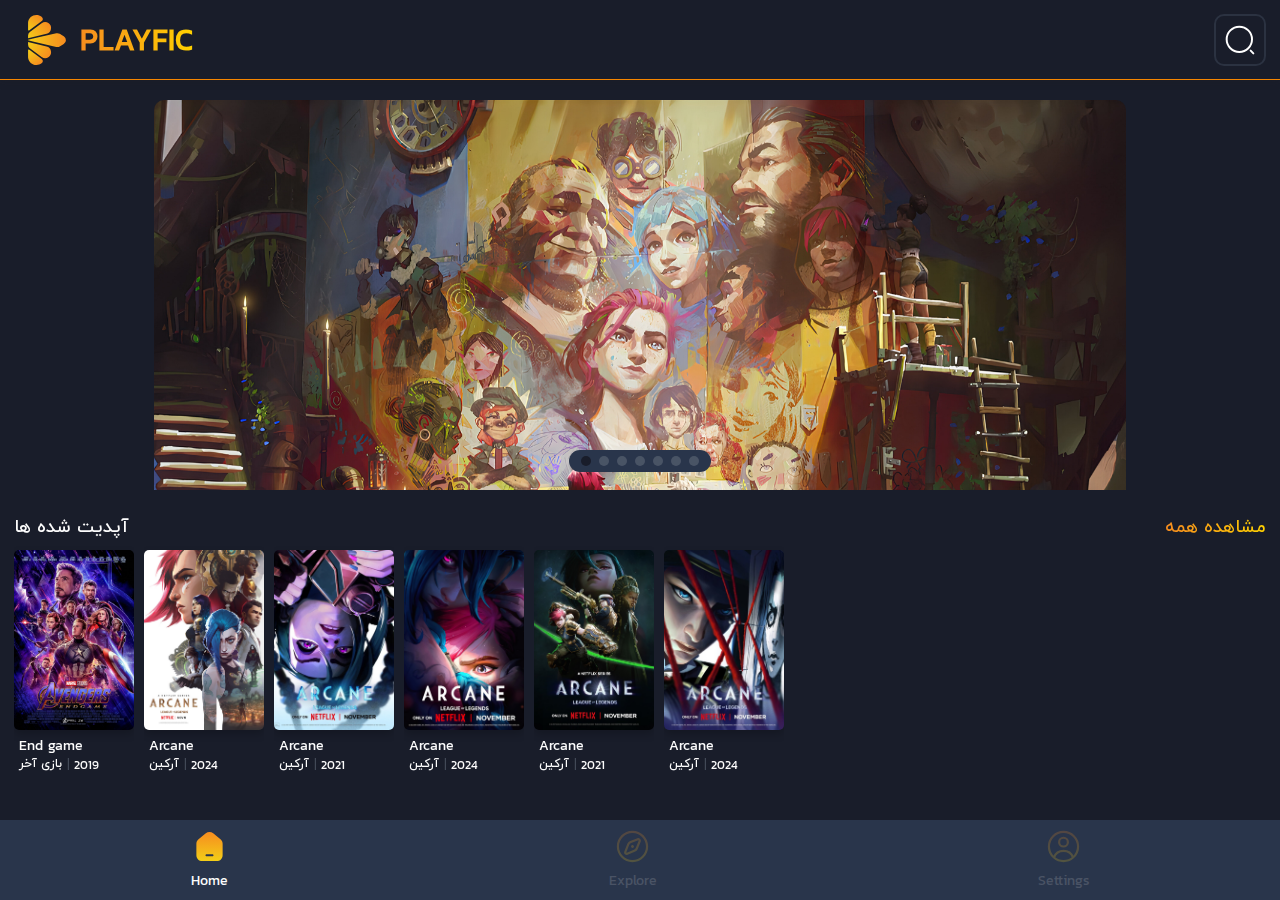
<file: index.html>
<!DOCTYPE html>
<html lang="en">
  <head>
    <meta charset="UTF-8" />
    <meta name="viewport" content="width=device-width, initial-scale=1.0" />
    <title>Swiper Demo with Search Overlay</title>
    <link rel="stylesheet" href="css/swiper.css" />
    <link rel="stylesheet" href="css/style.css" />
  </head>
  <body>
    <!-- Navbar with logo, name, and search icon -->
    <div class="navbar">
      <div class="navbar-logo">
        <div class="icon-wrapper no-border">
          <img src="img/logo.svg" class="icons logo-icon" alt="Logo" />
        </div>
        <span class="navbar-title">PLAYFIC</span>
      </div>
      <div class="icon-wrapper search-icon blob-button">
        <img src="img/search.svg" class="icons" alt="" />
        <span class="blob"></span>
      </div>
    </div>

    <!-- Swiper Container -->
    <div class="swiper-container mySwiper">
      <div class="swiper-wrapper">
        <!-- Home Slide -->
        <div class="swiper-slide">
          <div id="home-slide-content" class="slide-content"></div>
        </div>

        <!-- Explore Slide -->
        <div class="swiper-slide">
          <div id="explore-slide-content" class="slide-content"></div>
        </div>

        <!-- Settings Slide -->
        <div class="swiper-slide">
          <div id="settings-slide-content" class="slide-content"></div>
        </div>
      </div>

      <!-- Pagination and Navigation Controls -->
      <div class="swiper-pagination"></div>
    </div>

    <!-- Search Overlay (initially hidden) -->
    <div class="search-overlay" id="searchOverlay">
      <div class="search-wrapper">
        <input
          type="text"
          placeholder="Search here..."
          class="search-input farsi lft"
        />
        <button class="search-btn">Search</button>
      </div>
      <p class="none">Type something to search...</p>
      <div class="search-content">
        <img src="img/arcane.jpg" alt="" class="search-poster" />
        <div class="search-info">
          <p class="search-release english">
            <span class="release-label">Release date: </span>2024
          </p>
          <h3 class="search-title">Arcane</h3>
          <p class="search-title-persian">آرکین</p>
          <div class="imdb-btn">IMDB : 9.4</div>
        </div>
      </div>
      <div class="search-content">
        <img src="img/arcane2.jpg" alt="" class="search-poster" />
        <div class="search-info">
          <p class="search-release english">
            <span class="release-label">Release date: </span>2024
          </p>
          <h3 class="search-title">Arcane</h3>
          <p class="search-title-persian">آرکین</p>
          <div class="imdb-btn">IMDB : 9.4</div>
        </div>
      </div>
      <div class="search-content">
        <img src="img/arcane3.jpg" alt="" class="search-poster" />
        <div class="search-info">
          <p class="search-release english">
            <span class="release-label">Release date: </span>2024
          </p>
          <h3 class="search-title">Arcane</h3>
          <p class="search-title-persian">آرکین</p>
          <div class="imdb-btn">IMDB : 9.4</div>
        </div>
      </div>
      <div class="search-content">
        <img src="img/arcane4.jpg" alt="" class="search-poster" />
        <div class="search-info">
          <p class="search-release english">
            <span class="release-label">Release date: </span>2024
          </p>
          <h3 class="search-title">Arcane</h3>
          <p class="search-title-persian">آرکین</p>
          <div class="imdb-btn">IMDB : 9.4</div>
        </div>
      </div>
      <div class="search-content">
        <img src="img/arcane5.jpg" alt="" class="search-poster" />
        <div class="search-info">
          <p class="search-release english">
            <span class="release-label">Release date: </span>2024
          </p>
          <h3 class="search-title">Arcane</h3>
          <p class="search-title-persian">آرکین</p>
          <div class="imdb-btn">IMDB : 9.4</div>
        </div>
      </div>
      <div class="search-content">
        <img src="img/arcane.jpg" alt="" class="search-poster" />
        <div class="search-info">
          <p class="search-release english">
            <span class="release-label">Release date: </span>2024
          </p>
          <h3 class="search-title">Arcane</h3>
          <p class="search-title-persian">آرکین</p>
          <div class="imdb-btn">IMDB : 9.4</div>
        </div>
      </div>
    </div>

    <!-- Hidden content for Swiper slides -->
    <div id="home-content" class="none">
      <div class="swiper-container mySwiper2 home-swiper">
        <div class="swiper-wrapper home-swiper-wrapper">
          <!-- Home Slide -->
          <div class="swiper-slide home-swiper-slide">
            <img src="img/arcane10.jpg" alt="" />
          </div>
          <div class="swiper-slide home-swiper-slide">
            <img src="img/end1.jpg" alt="" />
          </div>

          <div class="swiper-slide home-swiper-slide">
            <img src="img/breaking.jpg" alt="" />
          </div>

          <div class="swiper-slide home-swiper-slide">
            <img src="img/arcane12.jpg" alt="" />
          </div>

          <div class="swiper-slide home-swiper-slide">
            <img src="img/squid1.jpg" alt="" />
          </div>
          <div class="swiper-slide home-swiper-slide">
            <img src="img/arcane11.jpg" alt="" />
          </div>

          <div class="swiper-slide home-swiper-slide">
            <img src="img/vikings.jpg" alt="" />
          </div>
        </div>
        <div class="swiper-pagination-2"></div>
        <!-- Pagination and Navigation Controls -->
      </div>
      <div class="swiper mySwiper3">
        <div class="header-slider">
          <div class="header-slider-title">آپدیت شده ها</div>
          <a class="header-slider-link" href="#">مشاهده همه</a>
        </div>
        <div class="swiper-wrapper swiper-wrapper3">
          <a href="html/view-movie.html" class="swiper-slide3 swiper-slide content-slide">
            <div class="content">
              <img src="img/end.jpg" alt="" class="content-poster" />
              <div class="content-title">End game</div>
              <div class="content-info">
                <span>بازی آخر</span> | <span class="english">2019</span>
              </div>
            </div>
          </a>
          <a href="html/view-movie.html" class="swiper-slide3 swiper-slide content-slide">
            <div class="content">
              <img src="img/arcane.jpg" alt="" class="content-poster" />
              <div class="content-title">Arcane</div>
              <div class="content-info">
                <span>آرکین</span> | <span class="english">2024</span>
              </div>
            </div>
          </a>
          <a href="html/view-movie.html" class="swiper-slide3 swiper-slide content-slide">
            <div class="content">
              <img src="img/arcane2.jpg" alt="" class="content-poster" />
              <div class="content-title">Arcane</div>
              <div class="content-info">
                <span>آرکین</span> | <span class="english">2021</span>
              </div>
            </div>
          </a>
          <a href="html/view-movie.html" class="swiper-slide3 swiper-slide content-slide">
            <div class="content">
              <img src="img/arcane3.jpg" alt="" class="content-poster" />
              <div class="content-title">Arcane</div>
              <div class="content-info">
                <span>آرکین</span> | <span class="english">2024</span>
              </div>
            </div>
          </a>
          <a href="html/view-movie.html" class="swiper-slide3 swiper-slide content-slide">
            <div class="content">
              <img src="img/arcane4.jpg" alt="" class="content-poster" />
              <div class="content-title">Arcane</div>
              <div class="content-info">
                <span>آرکین</span> | <span class="english">2021</span>
              </div>
            </div>
          </a>
          <a href="html/view-movie.html" class="swiper-slide3 swiper-slide content-slide">
            <div class="content">
              <img src="img/arcane5.jpg" alt="" class="content-poster" />
              <div class="content-title">Arcane</div>
              <div class="content-info">
                <span>آرکین</span> | <span class="english">2024</span>
              </div>
            </div>
          </a>
        </div>
      </div>
      <div class="swiper mySwiper3">
        <div class="header-slider">
          <div class="header-slider-title">سریال های جدید</div>
          <a class="header-slider-link" href="#">مشاهده همه</a>
        </div>
        <div class="swiper-wrapper swiper-wrapper3">
          <a href="html/view-movie.html" class="swiper-slide3 swiper-slide content-slide">
            <div class="content">
              <img src="img/arcane4.jpg" alt="" class="content-poster" />
              <div class="content-title">Arcane</div>
              <div class="content-info">
                <span>آرکین</span> | <span class="english">2021</span>
              </div>
            </div>
          </a>
          <a href="html/view-movie.html" class="swiper-slide3 swiper-slide content-slide">
            <div class="content">
              <img src="img/squid.jpg" alt="" class="content-poster" />
              <div class="content-title">Arcane</div>
              <div class="content-info">
                <span>آرکین</span> | <span class="english">2024</span>
              </div>
            </div>
          </a>
          <a href="html/view-movie.html" class="swiper-slide3 swiper-slide content-slide">
            <div class="content">
              <img src="img/vikings1.jpg" alt="" class="content-poster" />
              <div class="content-title">Arcane</div>
              <div class="content-info">
                <span>آرکین</span> | <span class="english">2021</span>
              </div>
            </div>
          </a>
          <a href="html/view-movie.html" class="swiper-slide3 swiper-slide content-slide">
            <div class="content">
              <img src="img/arcane3.jpg" alt="" class="content-poster" />
              <div class="content-title">Arcane</div>
              <div class="content-info">
                <span>آرکین</span> | <span class="english">2024</span>
              </div>
            </div>
          </a>
          <a href="html/view-movie.html" class="swiper-slide3 swiper-slide content-slide">
            <div class="content">
              <img src="img/arcane4.jpg" alt="" class="content-poster" />
              <div class="content-title">Arcane</div>
              <div class="content-info">
                <span>آرکین</span> | <span class="english">2021</span>
              </div>
            </div>
          </a>
          <a href="html/view-movie.html" class="swiper-slide3 swiper-slide content-slide">
            <div class="content">
              <img src="img/arcane5.jpg" alt="" class="content-poster" />
              <div class="content-title">Arcane</div>
              <div class="content-info">
                <span>آرکین</span> | <span class="english">2024</span>
              </div>
            </div>
          </a>
        </div>
      </div>
      <div class="swiper mySwiper3 margin-bottom">
        <div class="header-slider">
          <div class="header-slider-title">آپدیت شده ها</div>
          <a class="header-slider-link" href="#">مشاهده همه</a>
        </div>
        <div class="swiper-wrapper swiper-wrapper3">
          <a href="html/view-movie.html" class="swiper-slide3 swiper-slide content-slide">
            <div class="content">
              <img src="img/breaking1.jpg" alt="" class="content-poster" />
              <div class="content-title">Arcane</div>
              <div class="content-info">
                <span>آرکین</span> | <span class="english">2021</span>
              </div>
            </div>
          </a>
          <a href="html/view-movie.html" class="swiper-slide3 swiper-slide content-slide">
            <div class="content">
              <img src="img/arcane.jpg" alt="" class="content-poster" />
              <div class="content-title">Arcane</div>
              <div class="content-info">
                <span>آرکین</span> | <span class="english">2024</span>
              </div>
            </div>
          </a>
          <a href="html/view-movie.html" class="swiper-slide3 swiper-slide content-slide">
            <div class="content">
              <img src="img/arcane2.jpg" alt="" class="content-poster" />
              <div class="content-title">Arcane</div>
              <div class="content-info">
                <span>آرکین</span> | <span class="english">2021</span>
              </div>
            </div>
          </a>
          <a href="html/view-movie.html" class="swiper-slide3 swiper-slide content-slide">
            <div class="content">
              <img src="img/arcane3.jpg" alt="" class="content-poster" />
              <div class="content-title">Arcane</div>
              <div class="content-info">
                <span>آرکین</span> | <span class="english">2024</span>
              </div>
            </div>
          </a>
          <a href="html/view-movie.html" class="swiper-slide3 swiper-slide content-slide">
            <div class="content">
              <img src="img/arcane4.jpg" alt="" class="content-poster" />
              <div class="content-title">Arcane</div>
              <div class="content-info">
                <span>آرکین</span> | <span class="english">2021</span>
              </div>
            </div>
          </a>
          <a href="html/view-movie.html" class="swiper-slide3 swiper-slide content-slide">
            <div class="content">
              <img src="img/arcane5.jpg" alt="" class="content-poster" />
              <div class="content-title">Arcane</div>
              <div class="content-info">
                <span>آرکین</span> | <span class="english">2024</span>
              </div>
            </div>
          </a>
        </div>
      </div>
      <br />
      <br />
      <br />
    </div>
    <div id="explore-content" class="none">
      <div class="container-category">
        <div class="button-box">
          <div id="btn"></div>
          <button type="button" id="movie" class="toggle-btn active">
            Movie
          </button>
          <button type="button" id="series" class="toggle-btn active">
            Series
          </button>
        </div>
        <a href="#" class="btn-category blob-button">
          <span class="blob"></span>اکشن</a>
        <a href="#" class="btn-category blob-button">
          <span class="blob"></span>انیمه</a>
        <a href="#" class="btn-category blob-button">
          <span class="blob"></span>انیمیشن</a>
        <a href="#" class="btn-category blob-button">
          <span class="blob"></span>ایرانی</a>
        <a href="#" class="btn-category blob-button">
          <span class="blob"></span>ماجراجویی</a>
        <a href="#" class="btn-category blob-button">
          <span class="blob"></span>کمدی</a>
        <a href="#" class="btn-category blob-button">
          <span class="blob"></span>درام</a>
        <a href="#" class="btn-category blob-button">
          <span class="blob"></span>وحشت</a>
        <a href="#" class="btn-category blob-button">
          <span class="blob"></span>عاشقانه</a>
        <a href="#" class="btn-category blob-button">
          <span class="blob"></span>علمی‌تخیلی</a>
        <a href="#" class="btn-category blob-button">
          <span class="blob"></span>فانتزی</a>
        <a href="#" class="btn-category blob-button">
          <span class="blob"></span>هیجان‌انگیز</a>
        <a href="#" class="btn-category blob-button">
          <span class="blob"></span>مستند</a>
        <a href="#" class="btn-category blob-button">
          <span class="blob"></span>کره‌ای و آسیایی</a>
        <a href="#" class="btn-category blob-button">
          <span class="blob"></span>هندی</a>
      </div>
      <br />
      <br />
      <br />
      <br />
      <br />
      <br />
      <br />
    </div>
    <div id="settings-content" class="none">
      <div class="container-profile">
        <img src="img/avatar.jpg" alt="" class="profile-img" />
        <button class="ac-name">
          <img src="img/edit.svg" alt="" class="edit-icon icons" />
          <p>id_850385</p>
        </button>
      </div>
      <div class="account-list">
        <!-- Sign Up / Login Section -->
        <button class="list-wrapper">
          <img src="img/log-in.svg" alt="" class="list-icon icons" />
          <div class="list-title">ثبت نام | وارد شدن</div>
        </button>

        <!-- Subscription Details Section -->
        <button class="list-wrapper">
          <img src="img/permium.svg" alt="" class="list-icon icons" />
          <div class="list-title">خرید اشتراک</div>
        </button>

        <!-- playlist Section -->
        <button class="list-wrapper">
          <img src="img/playlist.svg" alt="" class="list-icon icons" />
          <div class="list-title">پلی لیست</div>
        </button>

        <!-- Downloads Section -->
        <button class="list-wrapper">
          <img src="img/download.svg" alt="" class="list-icon icons" />
          <div class="list-title">دانلودها</div>
        </button>

        <!-- share Section -->
        <button class="list-wrapper">
          <img src="img/share.svg" alt="" class="list-icon icons" />
          <div class="list-title">اشتراک گذاری</div>
        </button>

        <!-- Settings Section -->
        <button class="list-wrapper">
          <img src="img/settings.svg" alt="" class="list-icon icons" />
          <div class="list-title">تنظیمات</div>
        </button>
        <!-- About Us Section -->
        <button class="list-wrapper">
          <img src="img/info.svg" alt="" class="list-icon icons" />
          <div class="list-title">درباره ما</div>
        </button>

        <!-- Log Out Section -->
        <button
          class="list-wrapper"
          onclick="document.getElementById('modal').showModal()"
        >
          <img src="img/log-out.svg" alt="" class="list-icon icons" />
          <div class="list-title">خروج از حساب</div>
        </button>

        <dialog id="modal">
          <p style="margin-bottom: 15px">
            آیا میخواهید از حسابتان خارج شوید؟
          </p>
          <div class="btn-flx">
            <button
            class="btn-exit flex"
            onclick="document.getElementById('modal').close()"
            >
            <svg
            width="24"
            height="24"
            viewBox="0 0 24 24"
            fill="none"
            xmlns="http://www.w3.org/2000/svg"
            >
            <path
            d="M8 12.75H15V17V18C15 20 14 21 12 21H6C4 21 3 20 3 18V6C3 4 4 3 6 3H12C14 3 15 4 15 6V7V11.25H8C7.586 11.25 7.25 11.586 7.25 12C7.25 12.414 7.586 12.75 8 12.75ZM21.692 11.713C21.654 11.621 21.599 11.538 21.53 11.469L18.53 8.46899C18.237 8.17599 17.762 8.17599 17.469 8.46899C17.176 8.76199 17.176 9.237 17.469 9.53L19.189 11.25H15V12.75H19.189L17.469 14.47C17.176 14.763 17.176 15.238 17.469 15.531C17.615 15.677 17.807 15.751 17.999 15.751C18.191 15.751 18.383 15.678 18.529 15.531L21.529 12.531C21.598 12.462 21.653 12.379 21.691 12.287C21.768 12.103 21.768 11.897 21.692 11.713Z"
            fill="#ff1e1e"
            />
          </svg>
          <p>خروج</p>
        </button>
        <button
          class="btn-exit"
          onclick="document.getElementById('modal').close()"
          style="border: 1px solid #697380"
        >
          لغو
        </button>
          </div>
        </dialog>
      </div>
    </div>
    <script src="js/swiper.js"></script>
    <script src="js/index.js"></script>
  </body>
</html>
</file>
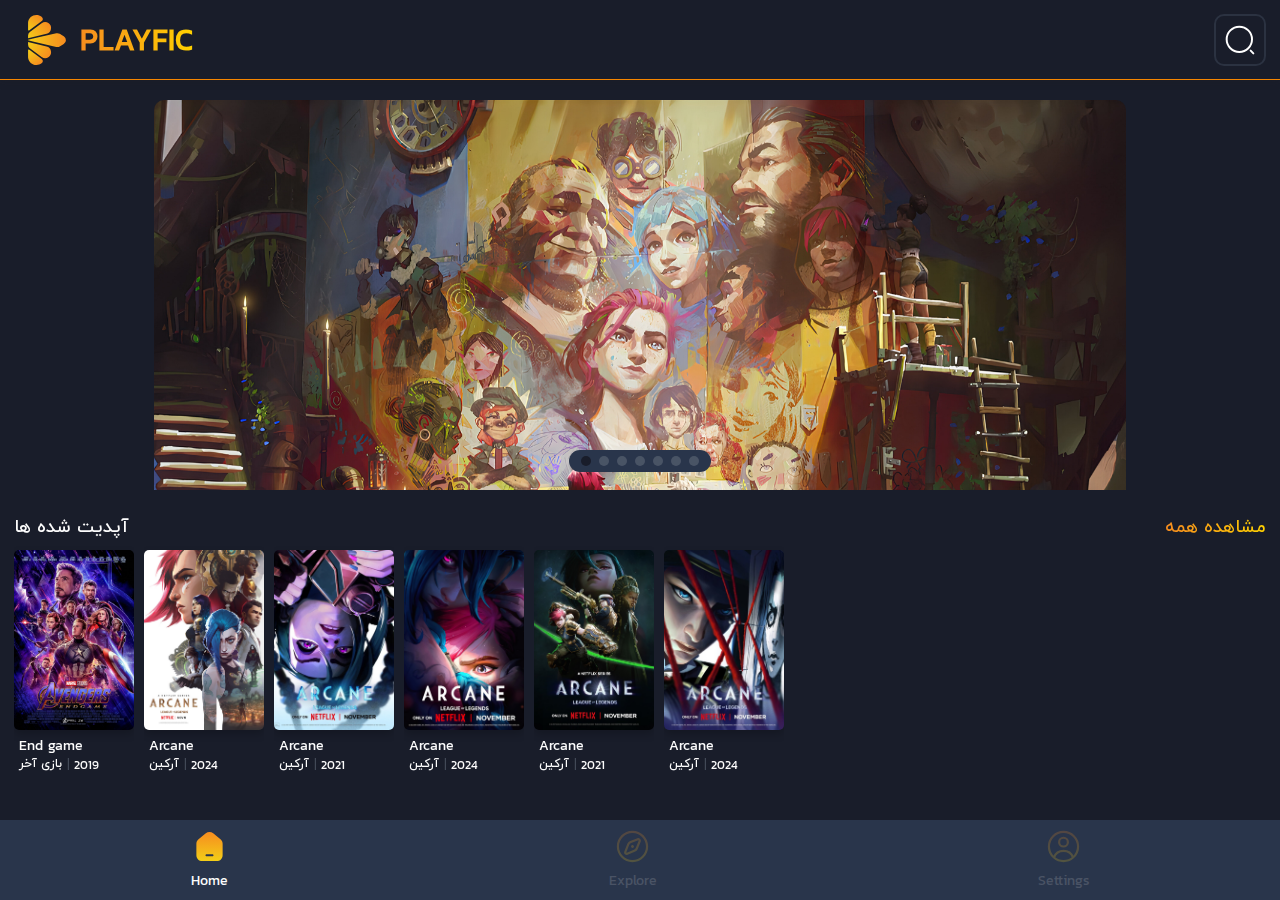
<file: html/home.html>
<!DOCTYPE html>
<html lang="en">
  <head>
    <meta charset="UTF-8" />
    <meta name="viewport" content="width=device-width, initial-scale=1.0" />
    <title>Swiper Demo with Search Overlay</title>
    <link rel="stylesheet" href="/css/swiper.css" />
    <link rel="stylesheet" href="../css/style.css" />
  </head>
  <body>
    <!-- Navbar with logo, name, and search icon -->
    <div class="navbar">
      <div class="navbar-logo">
        <div class="icon-wrapper no-border">
          <img src="/img/logo.svg" class="icons logo-icon" alt="Logo" />
        </div>
        <span class="navbar-title">PLAYFIC</span>
      </div>
      <div class="icon-wrapper search-icon blob-button">
        <img src="/img/search.svg" class="icons" alt="" />
        <span class="blob"></span>
      </div>
    </div>

    <!-- Swiper Container -->
    <div class="swiper-container mySwiper">
      <div class="swiper-wrapper">
        <!-- Home Slide -->
        <div class="swiper-slide">
          <div id="home-slide-content" class="slide-content"></div>
        </div>

        <!-- Explore Slide -->
        <div class="swiper-slide">
          <div id="explore-slide-content" class="slide-content"></div>
        </div>

        <!-- Settings Slide -->
        <div class="swiper-slide">
          <div id="settings-slide-content" class="slide-content"></div>
        </div>
      </div>

      <!-- Pagination and Navigation Controls -->
      <div class="swiper-pagination"></div>
    </div>

    <!-- Search Overlay (initially hidden) -->
    <div class="search-overlay" id="searchOverlay">
      <div class="search-wrapper">
        <input
          type="text"
          placeholder="Search here..."
          class="search-input farsi lft"
        />
        <button class="search-btn">Search</button>
      </div>
      <p class="none">Type something to search...</p>
      <div class="search-content">
        <img src="../img/arcane.jpg" alt="" class="search-poster" />
        <div class="search-info">
          <p class="search-release english">
            <span class="release-label">Release date: </span>2024
          </p>
          <h3 class="search-title">Arcane</h3>
          <p class="search-title-persian">آرکین</p>
          <div class="imdb-btn">IMDB : 9.4</div>
        </div>
      </div>
      <div class="search-content">
        <img src="../img/arcane2.jpg" alt="" class="search-poster" />
        <div class="search-info">
          <p class="search-release english">
            <span class="release-label">Release date: </span>2024
          </p>
          <h3 class="search-title">Arcane</h3>
          <p class="search-title-persian">آرکین</p>
          <div class="imdb-btn">IMDB : 9.4</div>
        </div>
      </div>
      <div class="search-content">
        <img src="../img/arcane3.jpg" alt="" class="search-poster" />
        <div class="search-info">
          <p class="search-release english">
            <span class="release-label">Release date: </span>2024
          </p>
          <h3 class="search-title">Arcane</h3>
          <p class="search-title-persian">آرکین</p>
          <div class="imdb-btn">IMDB : 9.4</div>
        </div>
      </div>
      <div class="search-content">
        <img src="../img/arcane4.jpg" alt="" class="search-poster" />
        <div class="search-info">
          <p class="search-release english">
            <span class="release-label">Release date: </span>2024
          </p>
          <h3 class="search-title">Arcane</h3>
          <p class="search-title-persian">آرکین</p>
          <div class="imdb-btn">IMDB : 9.4</div>
        </div>
      </div>
      <div class="search-content">
        <img src="../img/arcane5.jpg" alt="" class="search-poster" />
        <div class="search-info">
          <p class="search-release english">
            <span class="release-label">Release date: </span>2024
          </p>
          <h3 class="search-title">Arcane</h3>
          <p class="search-title-persian">آرکین</p>
          <div class="imdb-btn">IMDB : 9.4</div>
        </div>
      </div>
      <div class="search-content">
        <img src="../img/arcane.jpg" alt="" class="search-poster" />
        <div class="search-info">
          <p class="search-release english">
            <span class="release-label">Release date: </span>2024
          </p>
          <h3 class="search-title">Arcane</h3>
          <p class="search-title-persian">آرکین</p>
          <div class="imdb-btn">IMDB : 9.4</div>
        </div>
      </div>
    </div>

    <!-- Hidden content for Swiper slides -->
    <div id="home-content" class="none">
      <div class="swiper-container mySwiper2 home-swiper">
        <div class="swiper-wrapper home-swiper-wrapper">
          <!-- Home Slide -->
          <div class="swiper-slide home-swiper-slide">
            <img src="../img/arcane10.jpg" alt="" />
          </div>
          <div class="swiper-slide home-swiper-slide">
            <img src="../img/end1.jpg" alt="" />
          </div>

          <div class="swiper-slide home-swiper-slide">
            <img src="../img/breaking.jpg" alt="" />
          </div>

          <div class="swiper-slide home-swiper-slide">
            <img src="../img/arcane12.jpg" alt="" />
          </div>

          <div class="swiper-slide home-swiper-slide">
            <img src="../img/squid1.jpg" alt="" />
          </div>
          <div class="swiper-slide home-swiper-slide">
            <img src="../img/arcane11.jpg" alt="" />
          </div>

          <div class="swiper-slide home-swiper-slide">
            <img src="../img/vikings.jpg" alt="" />
          </div>
        </div>
        <div class="swiper-pagination-2"></div>
        <!-- Pagination and Navigation Controls -->
      </div>
      <div class="swiper mySwiper3">
        <div class="header-slider">
          <div class="header-slider-title">آپدیت شده ها</div>
          <a class="header-slider-link" href="#">مشاهده همه</a>
        </div>
        <div class="swiper-wrapper swiper-wrapper3">
          <a href="/html/view-movie.html" class="swiper-slide3 swiper-slide content-slide">
            <div class="content">
              <img src="../img/end.jpg" alt="" class="content-poster" />
              <div class="content-title">End game</div>
              <div class="content-info">
                <span>بازی آخر</span> | <span class="english">2019</span>
              </div>
            </div>
          </a>
          <a href="/html/view-movie.html" class="swiper-slide3 swiper-slide content-slide">
            <div class="content">
              <img src="../img/arcane.jpg" alt="" class="content-poster" />
              <div class="content-title">Arcane</div>
              <div class="content-info">
                <span>آرکین</span> | <span class="english">2024</span>
              </div>
            </div>
          </a>
          <a href="/html/view-movie.html" class="swiper-slide3 swiper-slide content-slide">
            <div class="content">
              <img src="../img/arcane2.jpg" alt="" class="content-poster" />
              <div class="content-title">Arcane</div>
              <div class="content-info">
                <span>آرکین</span> | <span class="english">2021</span>
              </div>
            </div>
          </a>
          <a href="/html/view-movie.html" class="swiper-slide3 swiper-slide content-slide">
            <div class="content">
              <img src="../img/arcane3.jpg" alt="" class="content-poster" />
              <div class="content-title">Arcane</div>
              <div class="content-info">
                <span>آرکین</span> | <span class="english">2024</span>
              </div>
            </div>
          </a>
          <a href="/html/view-movie.html" class="swiper-slide3 swiper-slide content-slide">
            <div class="content">
              <img src="../img/arcane4.jpg" alt="" class="content-poster" />
              <div class="content-title">Arcane</div>
              <div class="content-info">
                <span>آرکین</span> | <span class="english">2021</span>
              </div>
            </div>
          </a>
          <a href="/html/view-movie.html" class="swiper-slide3 swiper-slide content-slide">
            <div class="content">
              <img src="../img/arcane5.jpg" alt="" class="content-poster" />
              <div class="content-title">Arcane</div>
              <div class="content-info">
                <span>آرکین</span> | <span class="english">2024</span>
              </div>
            </div>
          </a>
        </div>
      </div>
      <div class="swiper mySwiper3">
        <div class="header-slider">
          <div class="header-slider-title">سریال های جدید</div>
          <a class="header-slider-link" href="#">مشاهده همه</a>
        </div>
        <div class="swiper-wrapper swiper-wrapper3">
          <a href="/html/view-movie.html" class="swiper-slide3 swiper-slide content-slide">
            <div class="content">
              <img src="../img/arcane4.jpg" alt="" class="content-poster" />
              <div class="content-title">Arcane</div>
              <div class="content-info">
                <span>آرکین</span> | <span class="english">2021</span>
              </div>
            </div>
          </a>
          <a href="/html/view-movie.html" class="swiper-slide3 swiper-slide content-slide">
            <div class="content">
              <img src="../img/squid.jpg" alt="" class="content-poster" />
              <div class="content-title">Arcane</div>
              <div class="content-info">
                <span>آرکین</span> | <span class="english">2024</span>
              </div>
            </div>
          </a>
          <a href="/html/view-movie.html" class="swiper-slide3 swiper-slide content-slide">
            <div class="content">
              <img src="../img/vikings1.jpg" alt="" class="content-poster" />
              <div class="content-title">Arcane</div>
              <div class="content-info">
                <span>آرکین</span> | <span class="english">2021</span>
              </div>
            </div>
          </a>
          <a href="/html/view-movie.html" class="swiper-slide3 swiper-slide content-slide">
            <div class="content">
              <img src="../img/arcane3.jpg" alt="" class="content-poster" />
              <div class="content-title">Arcane</div>
              <div class="content-info">
                <span>آرکین</span> | <span class="english">2024</span>
              </div>
            </div>
          </a>
          <a href="/html/view-movie.html" class="swiper-slide3 swiper-slide content-slide">
            <div class="content">
              <img src="../img/arcane4.jpg" alt="" class="content-poster" />
              <div class="content-title">Arcane</div>
              <div class="content-info">
                <span>آرکین</span> | <span class="english">2021</span>
              </div>
            </div>
          </a>
          <a href="/html/view-movie.html" class="swiper-slide3 swiper-slide content-slide">
            <div class="content">
              <img src="../img/arcane5.jpg" alt="" class="content-poster" />
              <div class="content-title">Arcane</div>
              <div class="content-info">
                <span>آرکین</span> | <span class="english">2024</span>
              </div>
            </div>
          </a>
        </div>
      </div>
      <div class="swiper mySwiper3 margin-bottom">
        <div class="header-slider">
          <div class="header-slider-title">آپدیت شده ها</div>
          <a class="header-slider-link" href="#">مشاهده همه</a>
        </div>
        <div class="swiper-wrapper swiper-wrapper3">
          <a href="/html/view-movie.html" class="swiper-slide3 swiper-slide content-slide">
            <div class="content">
              <img src="../img/breaking1.jpg" alt="" class="content-poster" />
              <div class="content-title">Arcane</div>
              <div class="content-info">
                <span>آرکین</span> | <span class="english">2021</span>
              </div>
            </div>
          </a>
          <a href="/html/view-movie.html" class="swiper-slide3 swiper-slide content-slide">
            <div class="content">
              <img src="../img/arcane.jpg" alt="" class="content-poster" />
              <div class="content-title">Arcane</div>
              <div class="content-info">
                <span>آرکین</span> | <span class="english">2024</span>
              </div>
            </div>
          </a>
          <a href="/html/view-movie.html" class="swiper-slide3 swiper-slide content-slide">
            <div class="content">
              <img src="../img/arcane2.jpg" alt="" class="content-poster" />
              <div class="content-title">Arcane</div>
              <div class="content-info">
                <span>آرکین</span> | <span class="english">2021</span>
              </div>
            </div>
          </a>
          <a href="/html/view-movie.html" class="swiper-slide3 swiper-slide content-slide">
            <div class="content">
              <img src="../img/arcane3.jpg" alt="" class="content-poster" />
              <div class="content-title">Arcane</div>
              <div class="content-info">
                <span>آرکین</span> | <span class="english">2024</span>
              </div>
            </div>
          </a>
          <a href="/html/view-movie.html" class="swiper-slide3 swiper-slide content-slide">
            <div class="content">
              <img src="../img/arcane4.jpg" alt="" class="content-poster" />
              <div class="content-title">Arcane</div>
              <div class="content-info">
                <span>آرکین</span> | <span class="english">2021</span>
              </div>
            </div>
          </a>
          <a href="/html/view-movie.html" class="swiper-slide3 swiper-slide content-slide">
            <div class="content">
              <img src="../img/arcane5.jpg" alt="" class="content-poster" />
              <div class="content-title">Arcane</div>
              <div class="content-info">
                <span>آرکین</span> | <span class="english">2024</span>
              </div>
            </div>
          </a>
        </div>
      </div>
      <br />
      <br />
      <br />
    </div>
    <div id="explore-content" class="none">
      <div class="container-category">
        <div class="button-box">
          <div id="btn"></div>
          <button type="button" id="movie" class="toggle-btn active">
            Movie
          </button>
          <button type="button" id="series" class="toggle-btn active">
            Series
          </button>
        </div>
        <a href="#" class="btn-category blob-button">
          <span class="blob"></span>اکشن</a>
        <a href="#" class="btn-category blob-button">
          <span class="blob"></span>انیمه</a>
        <a href="#" class="btn-category blob-button">
          <span class="blob"></span>انیمیشن</a>
        <a href="#" class="btn-category blob-button">
          <span class="blob"></span>ایرانی</a>
        <a href="#" class="btn-category blob-button">
          <span class="blob"></span>ماجراجویی</a>
        <a href="#" class="btn-category blob-button">
          <span class="blob"></span>کمدی</a>
        <a href="#" class="btn-category blob-button">
          <span class="blob"></span>درام</a>
        <a href="#" class="btn-category blob-button">
          <span class="blob"></span>وحشت</a>
        <a href="#" class="btn-category blob-button">
          <span class="blob"></span>عاشقانه</a>
        <a href="#" class="btn-category blob-button">
          <span class="blob"></span>علمی‌تخیلی</a>
        <a href="#" class="btn-category blob-button">
          <span class="blob"></span>فانتزی</a>
        <a href="#" class="btn-category blob-button">
          <span class="blob"></span>هیجان‌انگیز</a>
        <a href="#" class="btn-category blob-button">
          <span class="blob"></span>مستند</a>
        <a href="#" class="btn-category blob-button">
          <span class="blob"></span>کره‌ای و آسیایی</a>
        <a href="#" class="btn-category blob-button">
          <span class="blob"></span>هندی</a>
      </div>
      <br />
      <br />
      <br />
      <br />
      <br />
      <br />
      <br />
    </div>
    <div id="settings-content" class="none">
      <div class="container-profile">
        <img src="../img/avatar.jpg" alt="" class="profile-img" />
        <button class="ac-name">
          <img src="../img/edit.svg" alt="" class="edit-icon icons" />
          <p>id_850385</p>
        </button>
      </div>
      <div class="account-list">
        <!-- Sign Up / Login Section -->
        <button class="list-wrapper">
          <img src="../img/log-in.svg" alt="" class="list-icon icons" />
          <div class="list-title">ثبت نام | وارد شدن</div>
        </button>

        <!-- Subscription Details Section -->
        <button class="list-wrapper">
          <img src="../img/permium.svg" alt="" class="list-icon icons" />
          <div class="list-title">خرید اشتراک</div>
        </button>

        <!-- playlist Section -->
        <button class="list-wrapper">
          <img src="../img/playlist.svg" alt="" class="list-icon icons" />
          <div class="list-title">پلی لیست</div>
        </button>

        <!-- Downloads Section -->
        <button class="list-wrapper">
          <img src="../img/download.svg" alt="" class="list-icon icons" />
          <div class="list-title">دانلودها</div>
        </button>

        <!-- share Section -->
        <button class="list-wrapper">
          <img src="../img/share.svg" alt="" class="list-icon icons" />
          <div class="list-title">اشتراک گذاری</div>
        </button>

        <!-- Settings Section -->
        <button class="list-wrapper">
          <img src="../img/settings.svg" alt="" class="list-icon icons" />
          <div class="list-title">تنظیمات</div>
        </button>
        <!-- About Us Section -->
        <button class="list-wrapper">
          <img src="../img/info.svg" alt="" class="list-icon icons" />
          <div class="list-title">درباره ما</div>
        </button>

        <!-- Log Out Section -->
        <button
          class="list-wrapper"
          onclick="document.getElementById('modal').showModal()"
        >
          <img src="../img/log-out.svg" alt="" class="list-icon icons" />
          <div class="list-title">خروج از حساب</div>
        </button>

        <dialog id="modal">
          <p style="margin-bottom: 15px">
            آیا میخواهید از حسابتان خارج شوید؟
          </p>
          <div class="btn-flx">
            <button
            class="btn-exit flex"
            onclick="document.getElementById('modal').close()"
            >
            <svg
            width="24"
            height="24"
            viewBox="0 0 24 24"
            fill="none"
            xmlns="http://www.w3.org/2000/svg"
            >
            <path
            d="M8 12.75H15V17V18C15 20 14 21 12 21H6C4 21 3 20 3 18V6C3 4 4 3 6 3H12C14 3 15 4 15 6V7V11.25H8C7.586 11.25 7.25 11.586 7.25 12C7.25 12.414 7.586 12.75 8 12.75ZM21.692 11.713C21.654 11.621 21.599 11.538 21.53 11.469L18.53 8.46899C18.237 8.17599 17.762 8.17599 17.469 8.46899C17.176 8.76199 17.176 9.237 17.469 9.53L19.189 11.25H15V12.75H19.189L17.469 14.47C17.176 14.763 17.176 15.238 17.469 15.531C17.615 15.677 17.807 15.751 17.999 15.751C18.191 15.751 18.383 15.678 18.529 15.531L21.529 12.531C21.598 12.462 21.653 12.379 21.691 12.287C21.768 12.103 21.768 11.897 21.692 11.713Z"
            fill="#ff1e1e"
            />
          </svg>
          <p>خروج</p>
        </button>
        <button
          class="btn-exit"
          onclick="document.getElementById('modal').close()"
          style="border: 1px solid #697380"
        >
          لغو
        </button>
          </div>
        </dialog>
      </div>
    </div>
    <script src="../js/swiper.js"></script>
    <script src="../js/index.js"></script>
  </body>
</html>
</file>
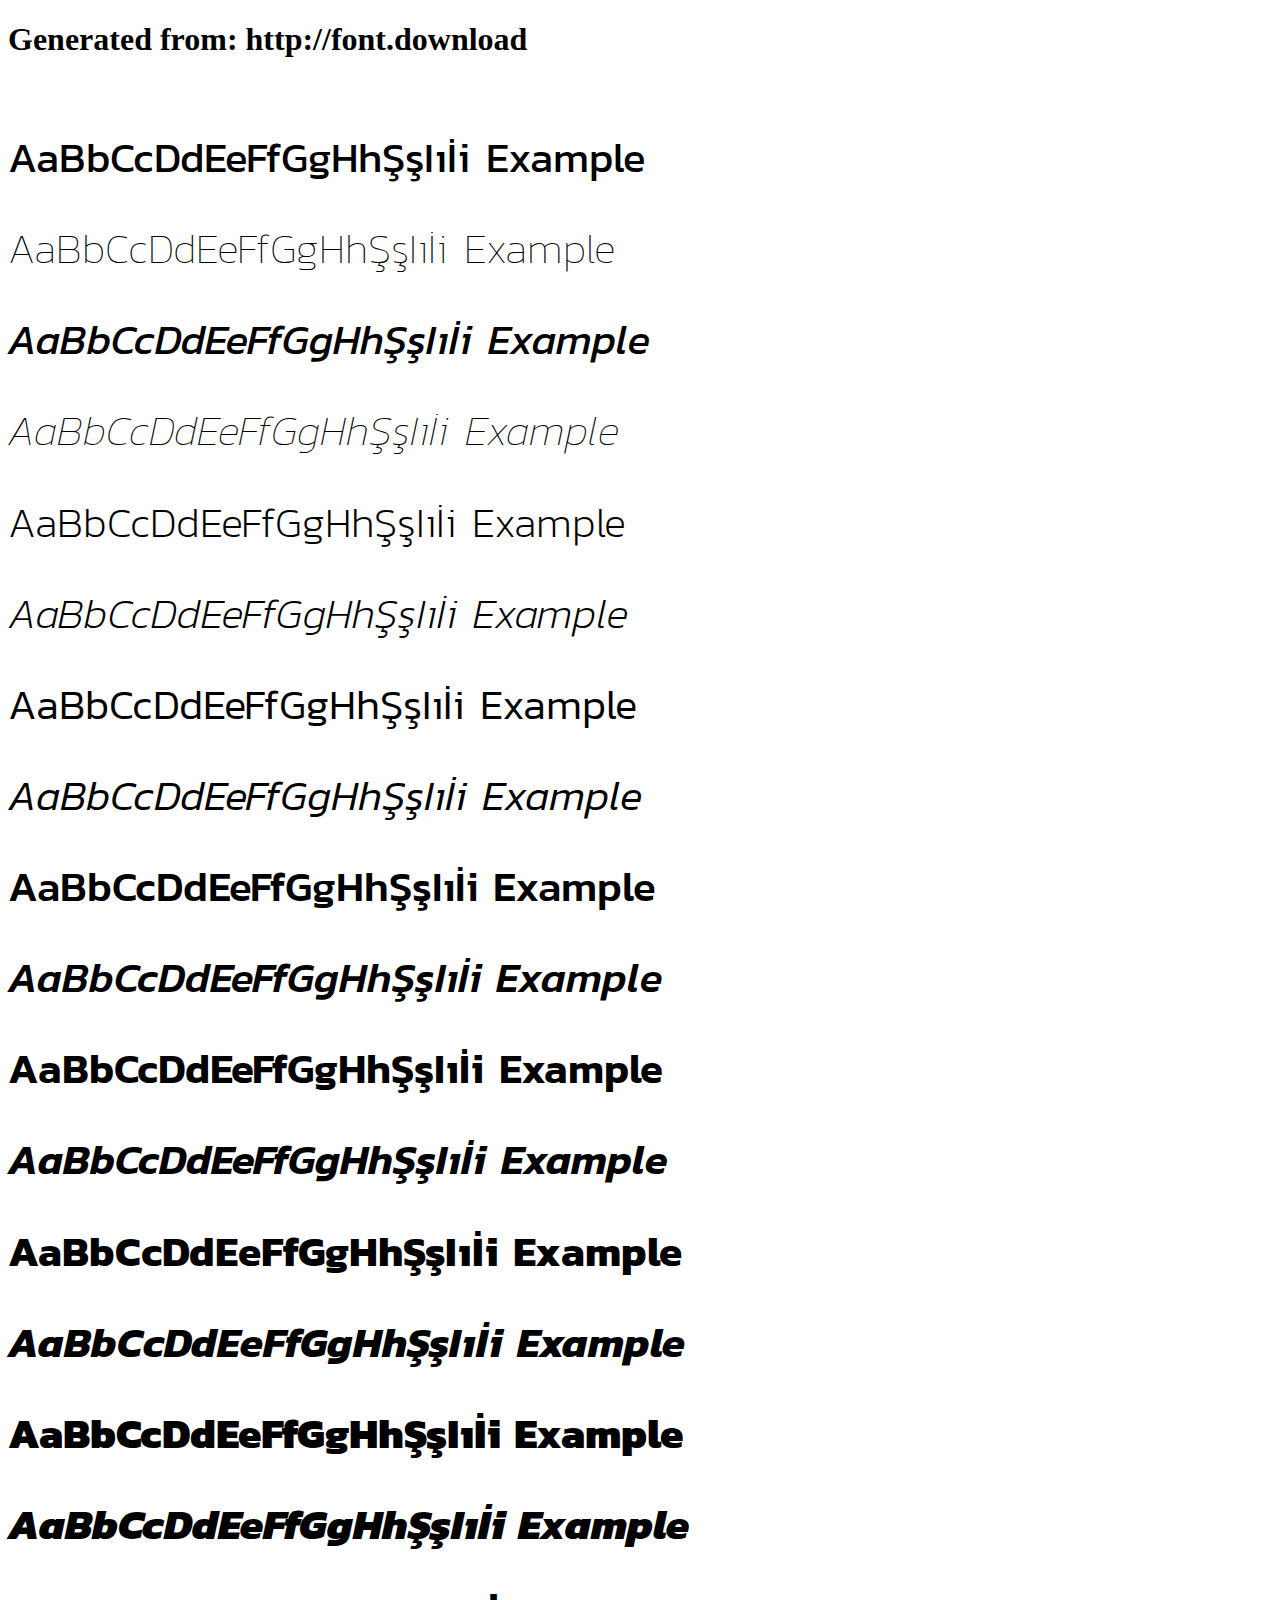
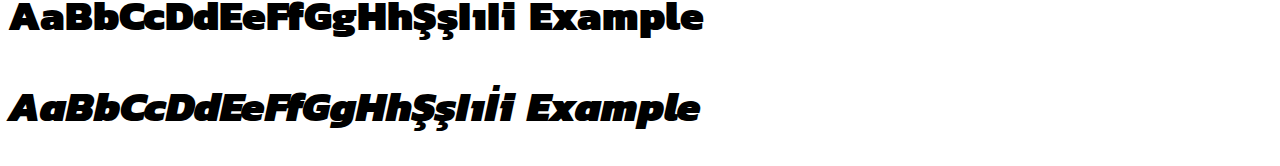
<file: font/kanit-webfont/example.html>
<!DOCTYPE html>
<html xmlns="http://www.w3.org/1999/xhtml">
  <head>
    <meta http-equiv="Content-Type" content="text/html; charset=utf-8" />
    <link rel="stylesheet" type="text/css" href="style.css" />
  </head>

  <body>
    <h1>Generated from: http://font.download</h1>
    <br />
    <h1
      style="font-family: 'Kanit Regular'; font-weight: normal; font-size: 42px"
    >
      AaBbCcDdEeFfGgHhŞşIıİi Example
    </h1>
    <h1 style="font-family: 'Kanit Thin'; font-weight: normal; font-size: 42px">
      AaBbCcDdEeFfGgHhŞşIıİi Example
    </h1>
    <h1
      style="font-family: 'Kanit Italic'; font-weight: normal; font-size: 42px"
    >
      AaBbCcDdEeFfGgHhŞşIıİi Example
    </h1>
    <h1
      style="font-family: 'Kanit Thin Italic'; font-weight: normal; font-size: 42px"
    >
      AaBbCcDdEeFfGgHhŞşIıİi Example
    </h1>
    <h1
      style="font-family: 'Kanit ExtraLight'; font-weight: normal; font-size: 42px"
    >
      AaBbCcDdEeFfGgHhŞşIıİi Example
    </h1>
    <h1
      style="font-family: 'Kanit ExtraLight Italic'; font-weight: normal; font-size: 42px"
    >
      AaBbCcDdEeFfGgHhŞşIıİi Example
    </h1>
    <h1
      style="font-family: 'Kanit Light'; font-weight: normal; font-size: 42px"
    >
      AaBbCcDdEeFfGgHhŞşIıİi Example
    </h1>
    <h1
      style="font-family: 'Kanit Light Italic'; font-weight: normal; font-size: 42px"
    >
      AaBbCcDdEeFfGgHhŞşIıİi Example
    </h1>
    <h1
      style="font-family: 'Kanit Medium'; font-weight: normal; font-size: 42px"
    >
      AaBbCcDdEeFfGgHhŞşIıİi Example
    </h1>
    <h1
      style="font-family: 'Kanit Medium Italic'; font-weight: normal; font-size: 42px"
    >
      AaBbCcDdEeFfGgHhŞşIıİi Example
    </h1>
    <h1
      style="font-family: 'Kanit SemiBold'; font-weight: normal; font-size: 42px"
    >
      AaBbCcDdEeFfGgHhŞşIıİi Example
    </h1>
    <h1
      style="font-family: 'Kanit SemiBold Italic'; font-weight: normal; font-size: 42px"
    >
      AaBbCcDdEeFfGgHhŞşIıİi Example
    </h1>
    <h1 style="font-family: 'Kanit Bold'; font-weight: normal; font-size: 42px">
      AaBbCcDdEeFfGgHhŞşIıİi Example
    </h1>
    <h1
      style="font-family: 'Kanit Bold Italic'; font-weight: normal; font-size: 42px"
    >
      AaBbCcDdEeFfGgHhŞşIıİi Example
    </h1>
    <h1
      style="font-family: 'Kanit ExtraBold'; font-weight: normal; font-size: 42px"
    >
      AaBbCcDdEeFfGgHhŞşIıİi Example
    </h1>
    <h1
      style="font-family: 'Kanit ExtraBold Italic'; font-weight: normal; font-size: 42px"
    >
      AaBbCcDdEeFfGgHhŞşIıİi Example
    </h1>
    <h1
      style="font-family: 'Kanit Black'; font-weight: normal; font-size: 42px"
    >
      AaBbCcDdEeFfGgHhŞşIıİi Example
    </h1>
    <h1
      style="font-family: 'Kanit Black Italic'; font-weight: normal; font-size: 42px"
    >
      AaBbCcDdEeFfGgHhŞşIıİi Example
    </h1>
  </body>
</html>
</file>
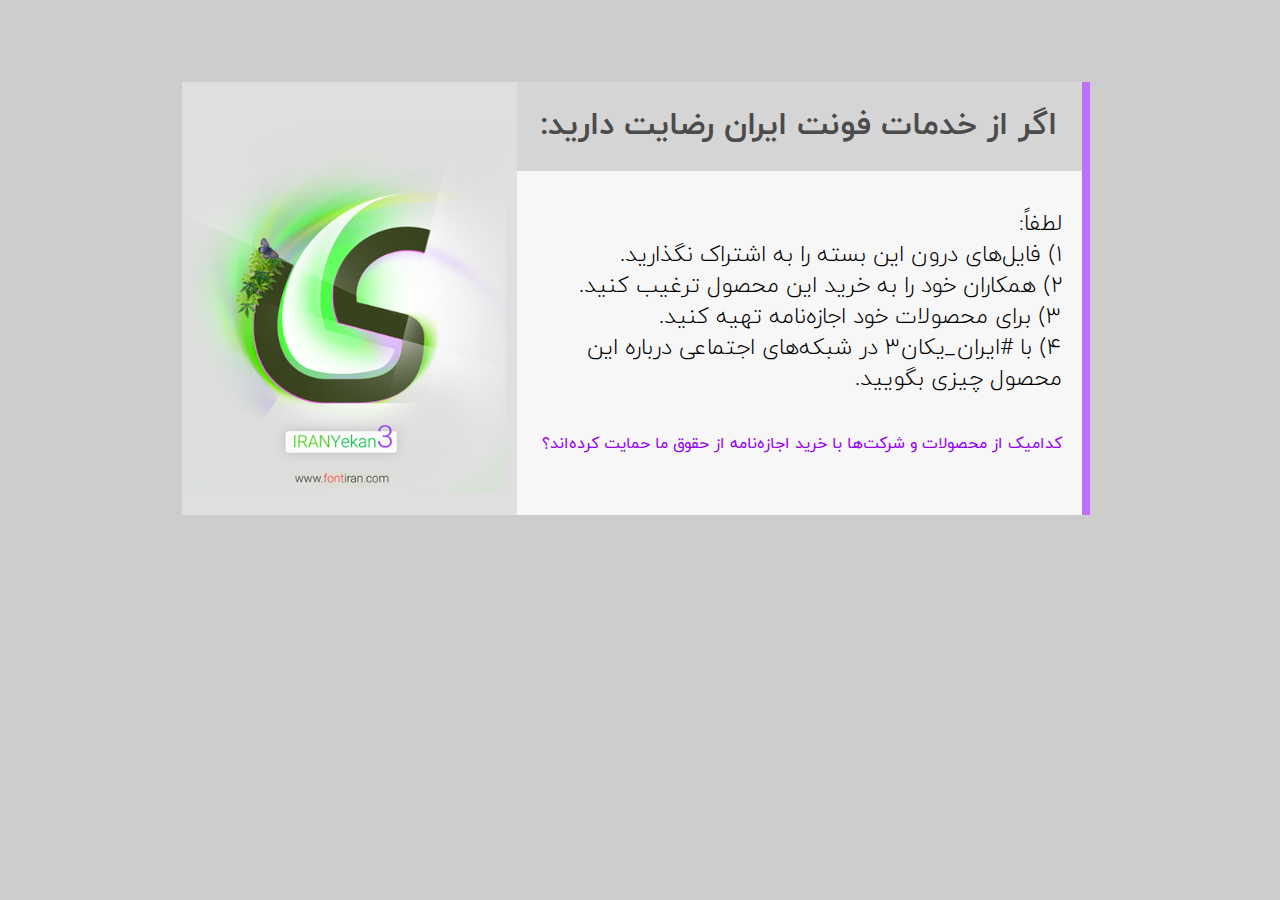
<file: font/IRAN Yekan Pro V3.0 Latest/IRAN Yekan Pro/Source 1 V3.0 Older/IRANYekan.html>
﻿<!doctype html>
<html lang="fa">
<head>
<meta charset="utf-8">
<title>IRANYekan Family Type face: خانواده فونت ایران یکان۳</title>

<link href="WebFonts/css/style.css" rel="stylesheet">
<style type="text/css">
a:link {
	color: #9600F0;
	text-decoration: none;
}
a:visited {
	color: #9600F0;
	text-decoration: none;
}
a:hover {
	color: #FF0093;
	text-decoration: none;
}
a:active {
	color: #FF0033;
	text-decoration: none;
}
</style>
</head>

<body dir="rtl">
<div class="wrapper">

<p></p>
<br><br><br>
<div class="mainbox3">
<div class="titelbox" style="letter-spacing: 0px">
<h1>اگر از خدمات فونت ایران رضایت دارید:</h1>
</div>
<div style="float:left">
<br> <br>
<img src="IRANYekan.png" width="324" height="366"  alt=""/></div> 
<div class="rightbox">
  <p><br>
    <span class="text-light" style="font-size:1.4em"> لطفاً:</span>
  <br>
  <span class="text-light" style="font-size:1.4em"> ۱)  فایل‌های درون این بسته را به اشتراک نگذارید.</span>
    <br>
    <span class="text-light" style="font-size:1.4em"> ۲)  همکاران خود را به خرید این محصول ترغیب کنید.</span>
    <br>
    <span class="text-light" style="font-size:1.4em"> ۳) برای محصولات خود اجازه‌نامه تهیه کنید.</span> 
     <br>
  <span class="text-light" style="font-size:1.4em"> ۴)  با #ایران_یکان۳ در شبکه‌های اجتماعی درباره این محصول چیزی بگویید. </span><br>
  <br>
    <p> <a href="http://fontiran.com/licenses/?q=">کدامیک از محصولات و شرکت‌ها با خرید اجازه‌نامه از حقوق ما حمایت کرده‌اند؟</a></p>
      <br>
  <br>
</div>
</div>

	


    <br>
	
</div>
</body>
</html>
</file>
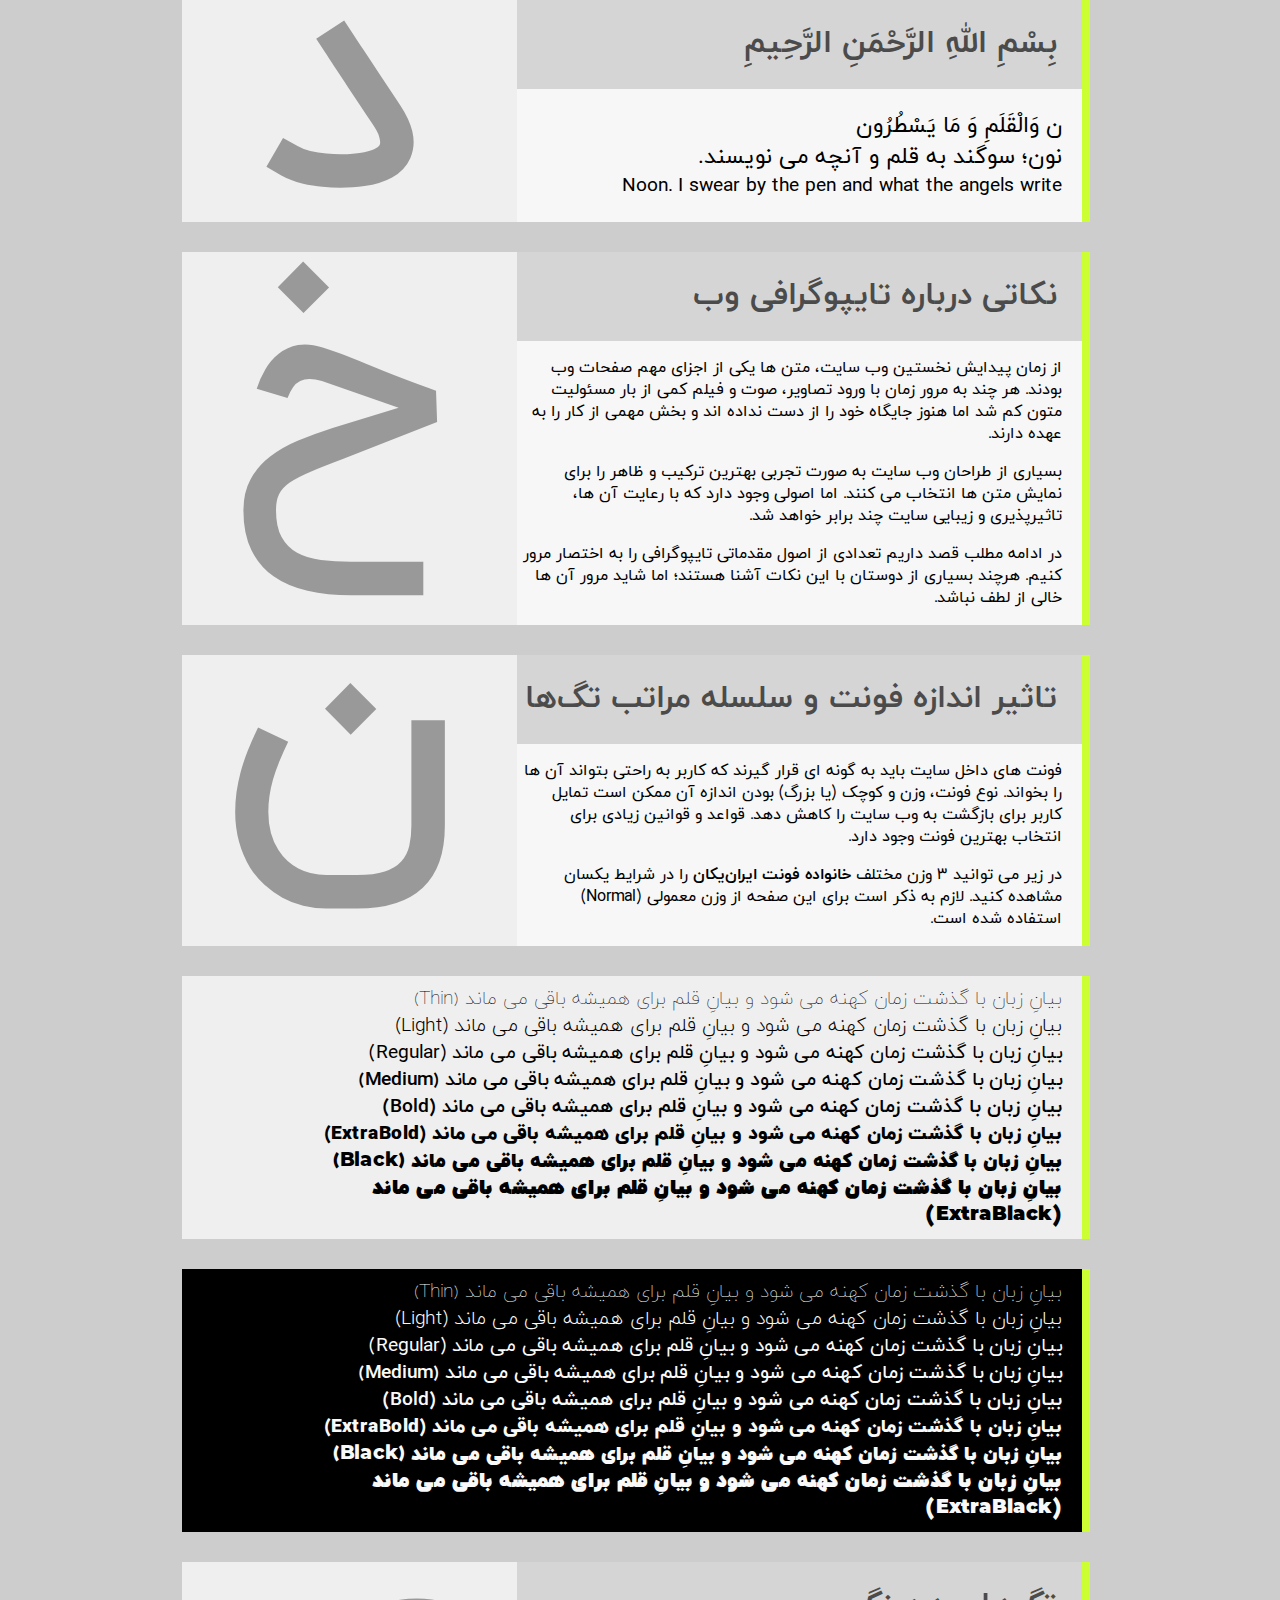
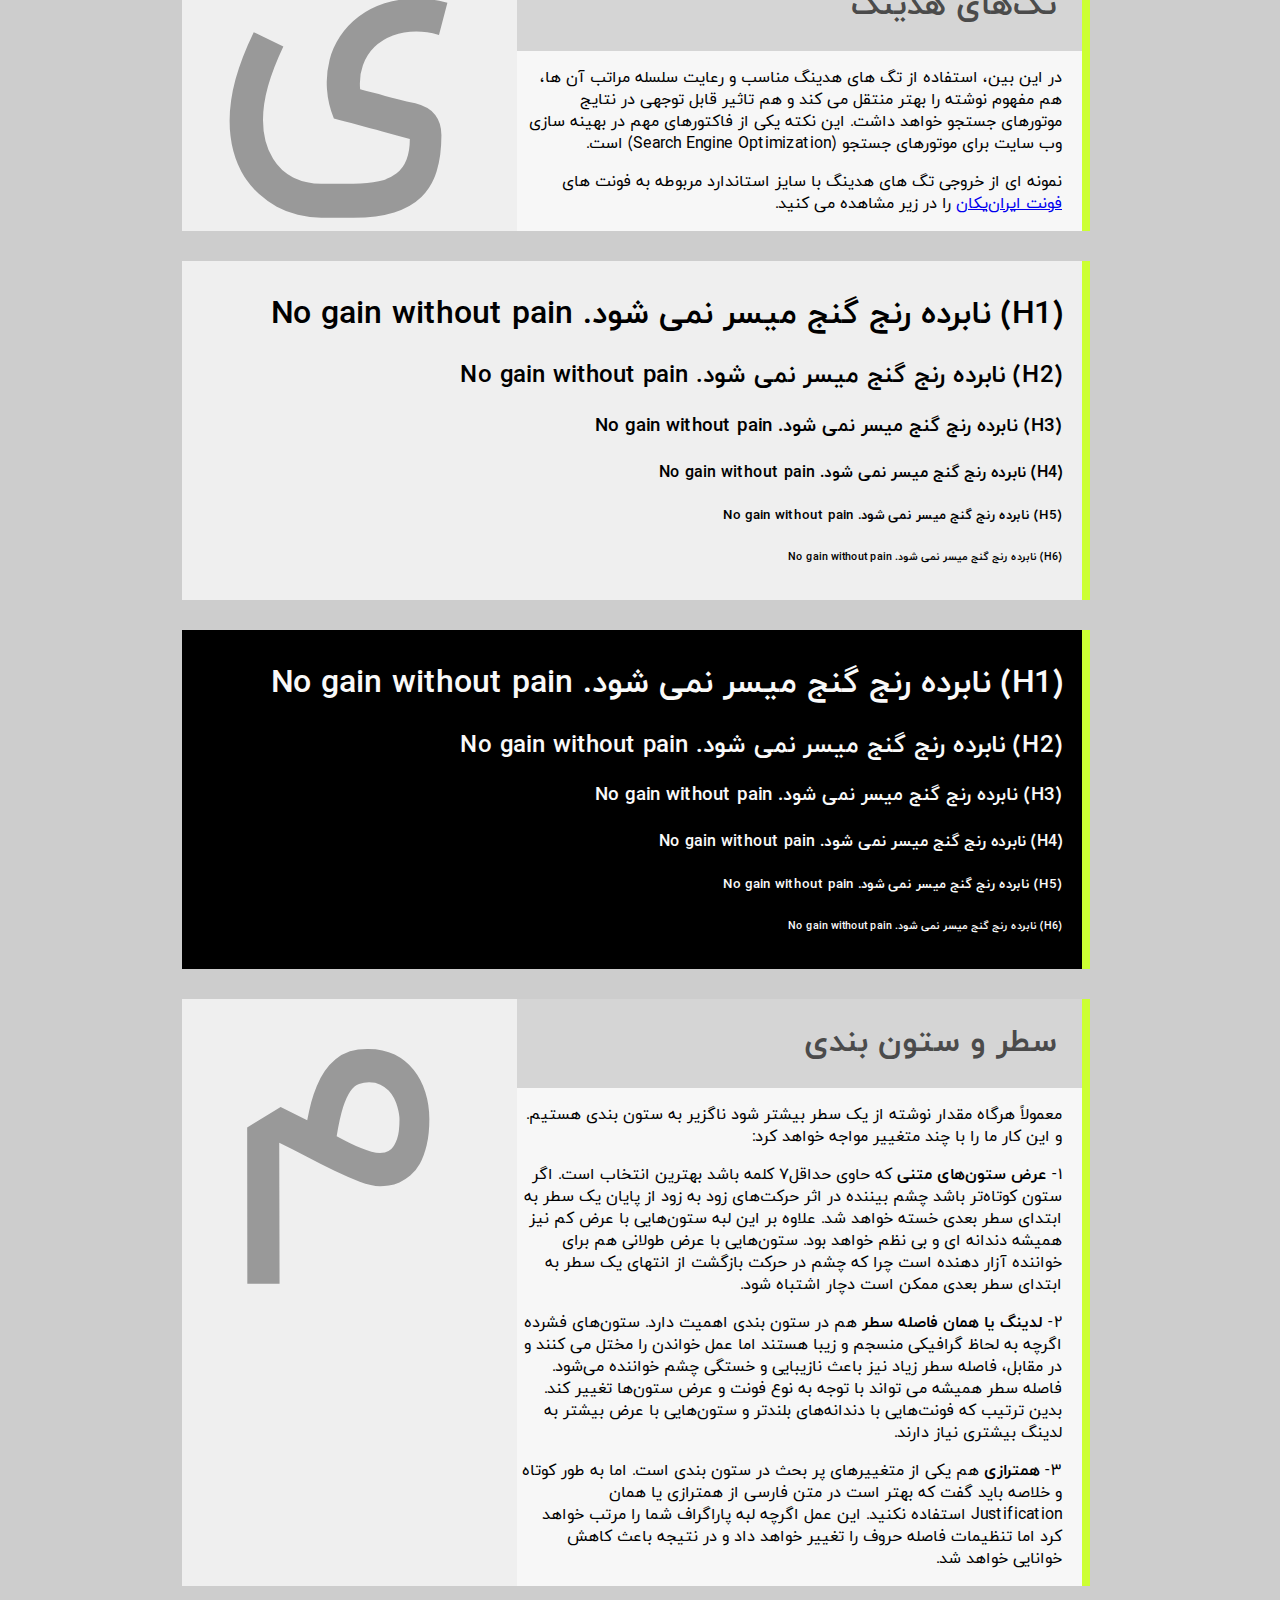
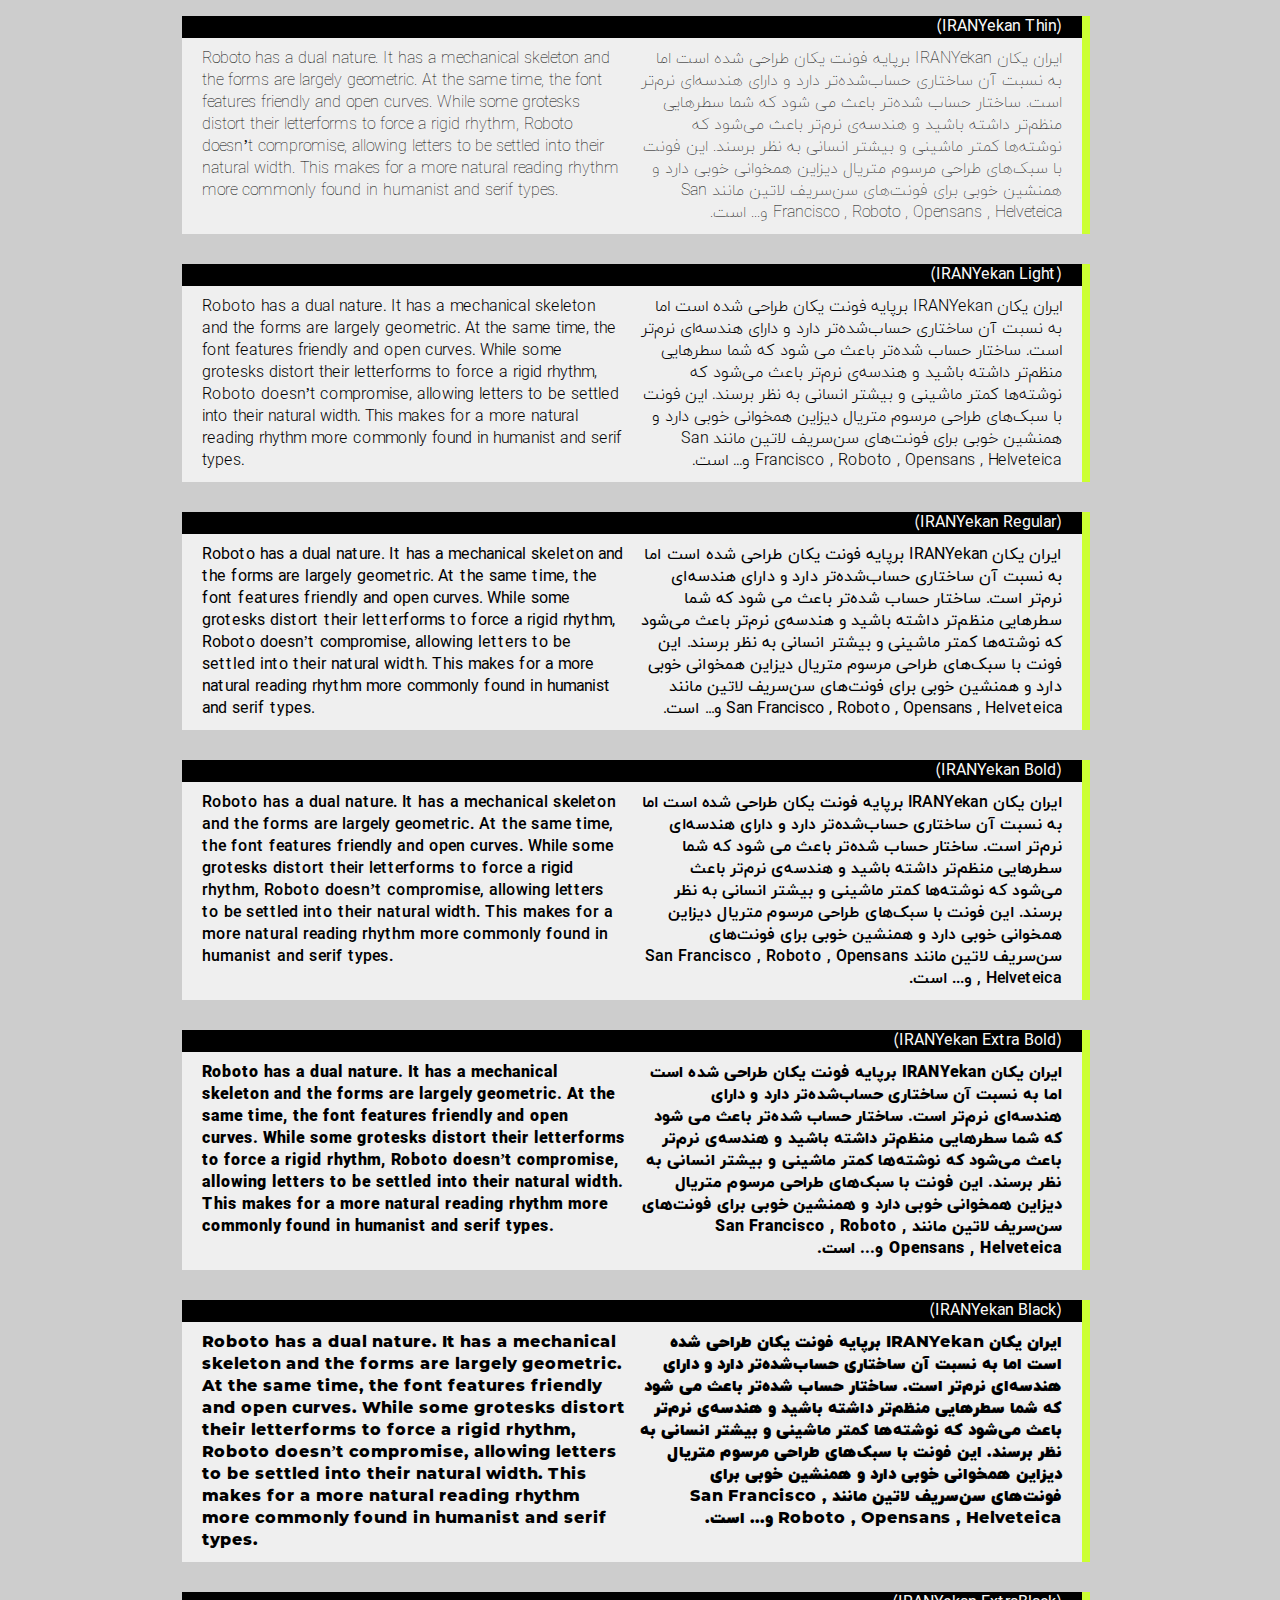
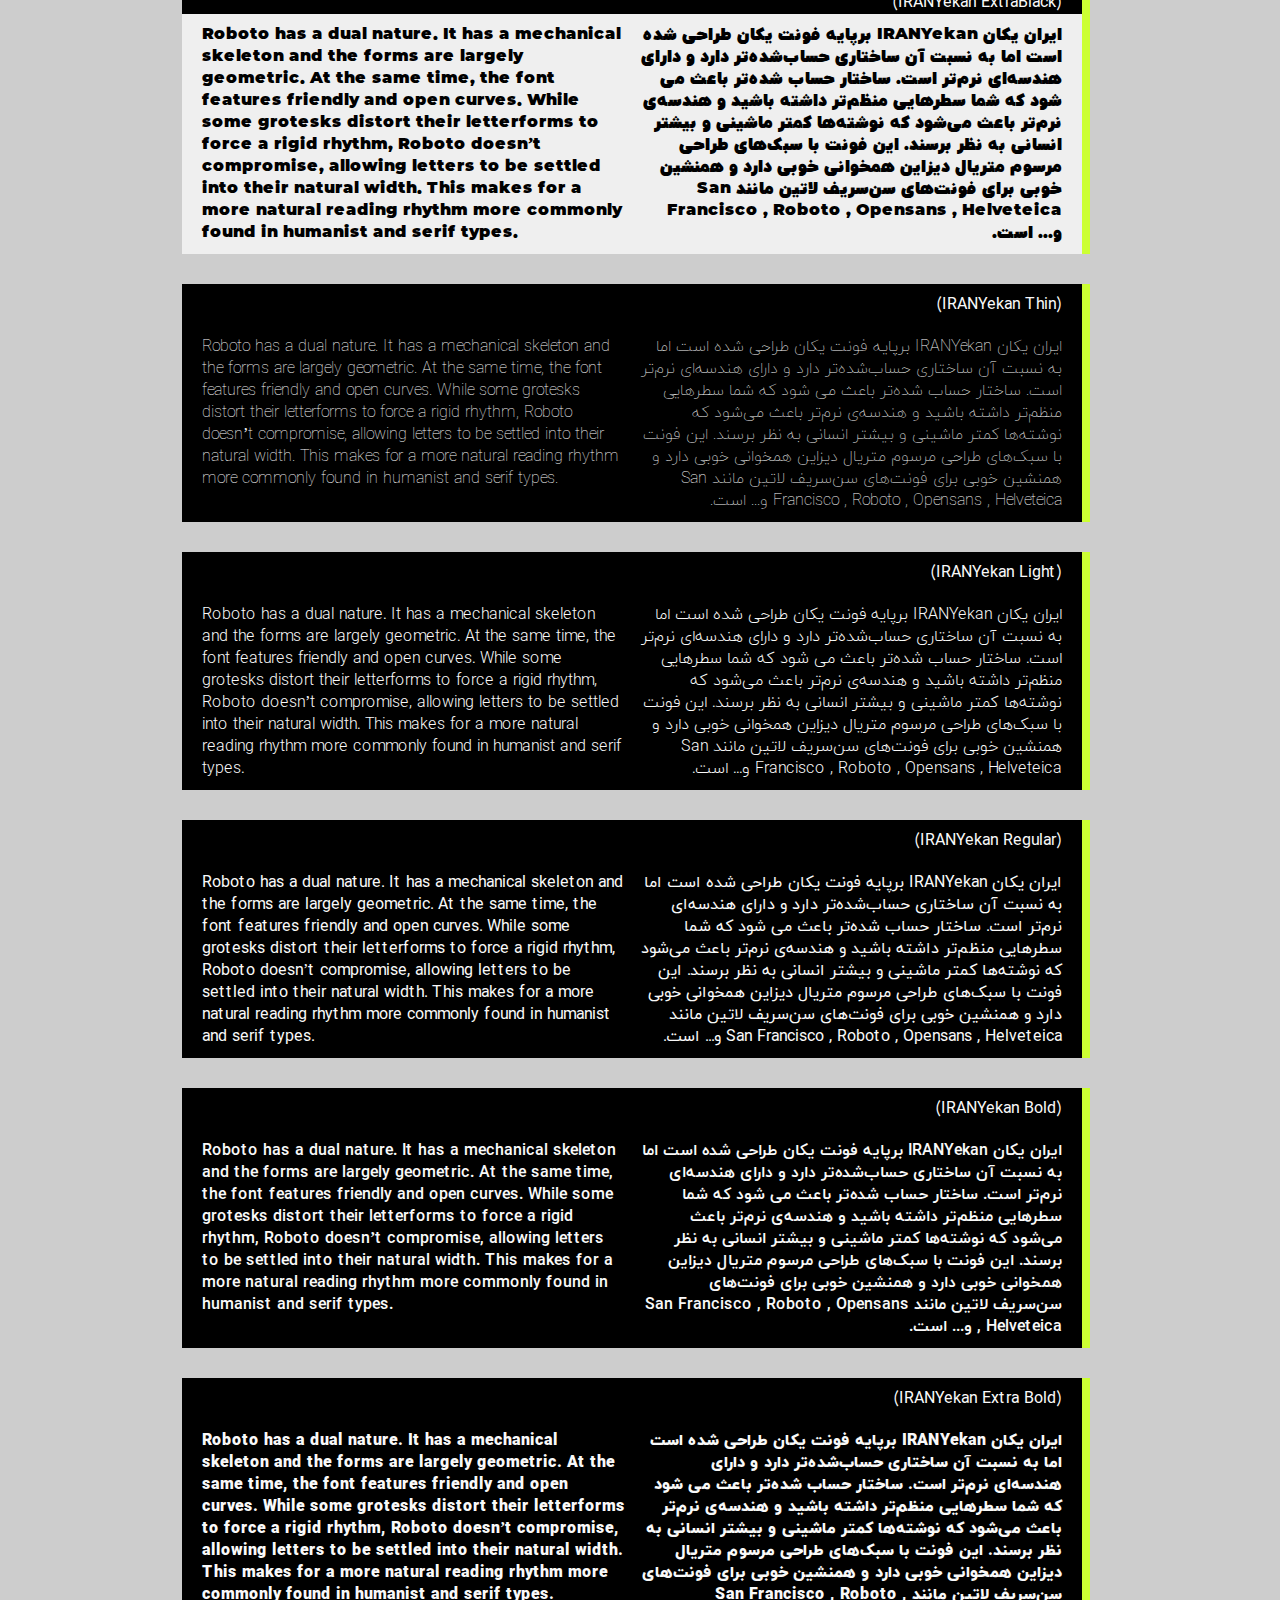
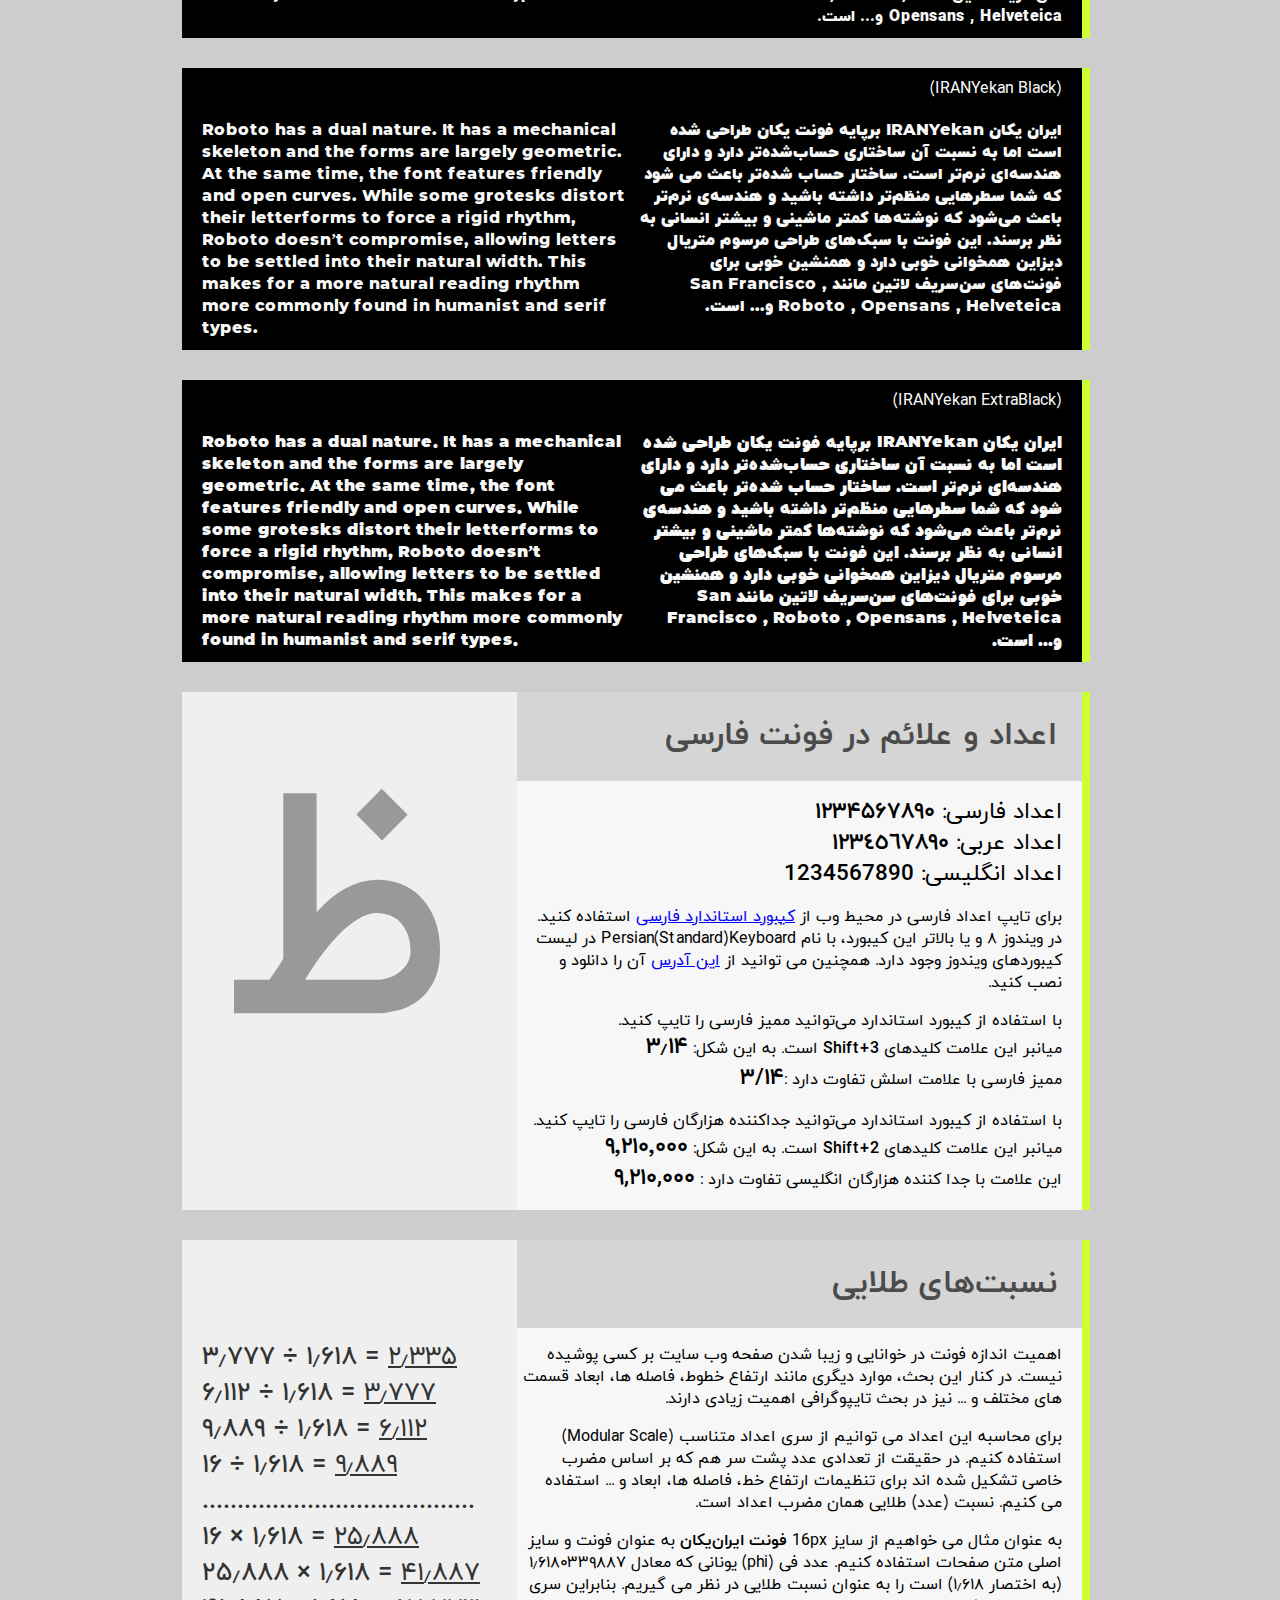
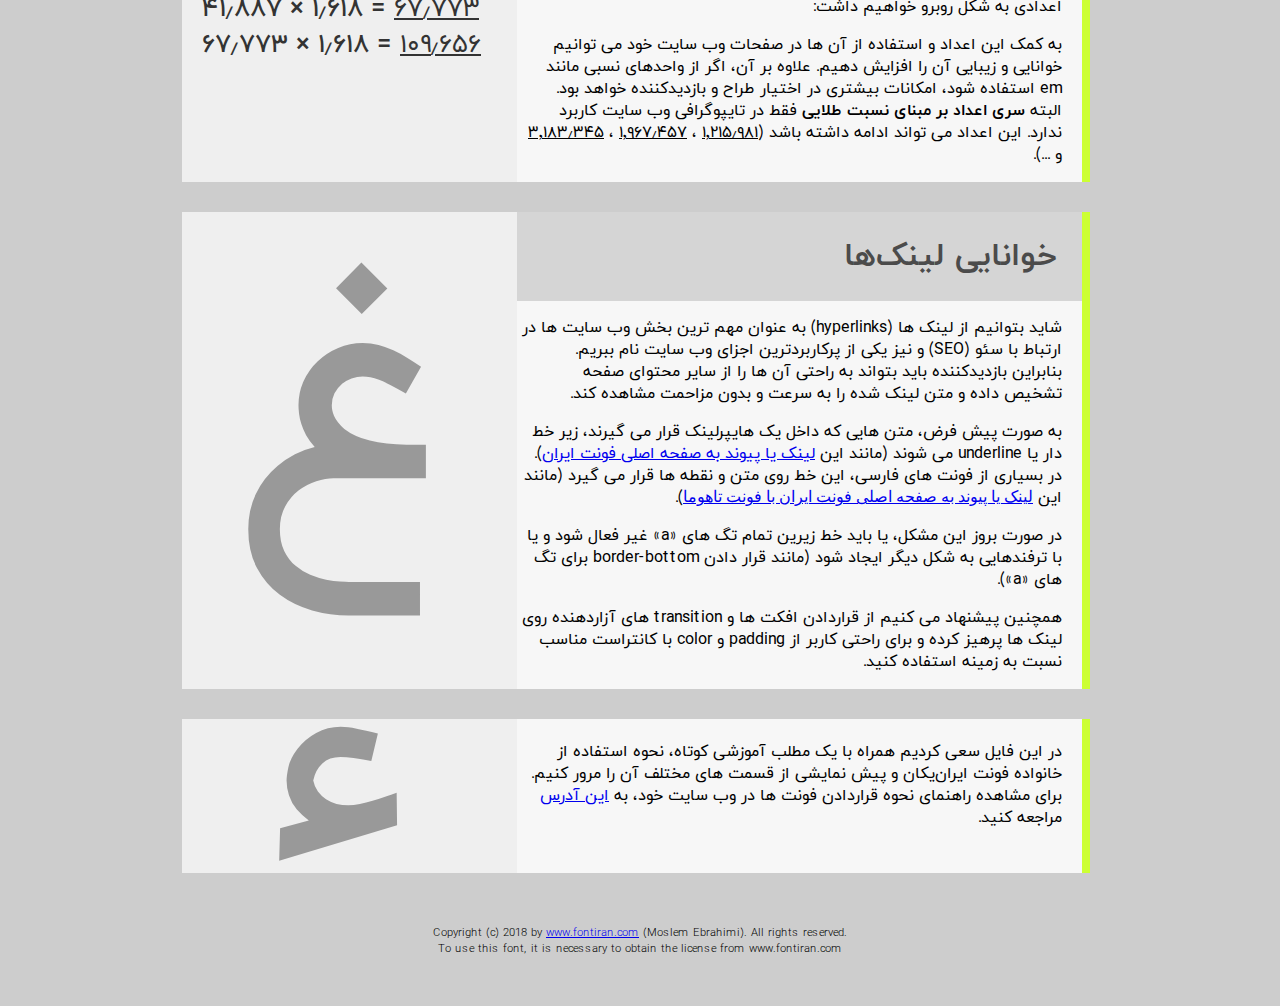
<file: font/IRAN Yekan Pro V3.0 Latest/IRAN Yekan Pro/Source 1 V3.0 Older/WebFonts/IRANYekan.html>
﻿<!doctype html>
<html lang="fa">
<head>
<meta charset="utf-8">
<title>IRANYekan Family Type face: خانواده فونت ایران‌یکان</title>

<meta name="fontiran.com:license" content="کد ۵ رقمی لایسنس">

<link href="css/style.css" rel="stylesheet">
</head>


<body dir="rtl">
<div class="wrapper">

<div class="mainbox">
<div class="titelbox">
<h1>بِسْمِ اللهِ الرَّحْمَنِ الرَّحِيمِ</h1>
</div>
<div class="alphabet" style="line-height:200px" > د </div> 
<div class="rightbox">
<br>
 <span class="text-xlarge">ن وَالْقَلَمِ وَ مَا يَسْطُرُون</span>
<br>
<span class="text-xlarge"> نون؛ سوگند به قلم و آنچه می نويسند. </span>
 <br>
<span class="text-large"> Noon. I swear by the pen and what the angels write </span>
<br>
<br>
</div>
</div>

<div class="mainbox">

<div class="titelbox" style="letter-spacing: 0px">
<h1>نکاتی درباره تایپوگرافی وب</h1>
</div>

<div class="alphabet" style="line-height:350px" > خ </div> 
<div class="rightbox">
	<p>از زمان پیدایش نخستین وب سایت، متن ها یکی از اجزای مهم صفحات وب بودند. هر چند به مرور زمان با ورود تصاویر، صوت و فیلم کمی از بار مسئولیت متون کم شد اما هنوز جایگاه خود را از دست نداده اند و بخش مهمی از کار را به عهده دارند.</p>
	<p>بسیاری از طراحان وب سایت به صورت تجربی بهترین ترکیب و ظاهر را برای نمایش متن ها انتخاب می کنند. اما اصولی وجود دارد که با رعایت آن ها، تاثیرپذیری و زیبایی سایت چند برابر خواهد شد.</p>
	<p>در ادامه مطلب قصد داریم تعدادی از اصول مقدماتی تایپوگرافی را به اختصار مرور کنیم. هرچند بسیاری از دوستان با این نکات آشنا هستند؛ اما شاید مرور آن ها خالی از لطف نباشد.</p>
</div> 


</div> 

<div class="mainbox">
<div class="titelbox" style="letter-spacing: 0px">
	<h1>تاثیر اندازه فونت و سلسله مراتب تگ‌ها</h1>
</div>    
    <div class="alphabet" style="line-height:170px"> ن </div> 
    <div class="rightbox">
	<p>فونت های داخل سایت باید به گونه ای قرار گیرند که کاربر به راحتی بتواند آن ها را بخواند. نوع فونت، وزن و کوچک (یا بزرگ) بودن اندازه آن ممکن است تمایل کاربر برای بازگشت به وب سایت را کاهش دهد. قواعد و قوانین زیادی برای انتخاب بهترین  فونت وجود دارد.</p>
	<p>در زیر می توانید ۳ وزن مختلف <strong>خانواده فونت ایران‌یکان</strong> را در شرایط یکسان مشاهده کنید. لازم به ذکر است برای این صفحه از وزن معمولی (Normal) استفاده شده است.</p>
    </div> 
</div> 

   
<div class="mainbox">
<div class="mainbox2">    
	<div class="text-thin"  style="font-size:1.2em">بیانِ زبان با گذشت زمان کهنه می شود و بیانِ قلم برای همیشه باقی می ماند (Thin)</div>
	<div class="text-light"  style="font-size:1.2em">بیانِ زبان با گذشت زمان کهنه می شود و بیانِ قلم برای همیشه باقی می ماند (Light)</div>
	<div class="text-regular"  style="font-size:1.2em">بیانِ زبان با گذشت زمان کهنه می شود و بیانِ قلم برای همیشه باقی می ماند (Regular)</div>
	<div class="text-medium"  style="font-size:1.2em">بیانِ زبان با گذشت زمان کهنه می شود و بیانِ قلم برای همیشه باقی می ماند (Medium)</div>
	<div class="text-bold"  style="font-size:1.2em">بیانِ زبان با گذشت زمان کهنه می شود و بیانِ قلم برای همیشه باقی می ماند (Bold)</div>
	<div class="text-extrabold"  style="font-size:1.2em">بیانِ زبان با گذشت زمان کهنه می شود و بیانِ قلم برای همیشه باقی می ماند (ExtraBold)</div>
	<div class="text-black"  style="font-size:1.2em">بیانِ زبان با گذشت زمان کهنه می شود و بیانِ قلم برای همیشه باقی می ماند (Black)</div>
	<div class="text-extrablack"  style="font-size:1.2em">بیانِ زبان با گذشت زمان کهنه می شود و بیانِ قلم برای همیشه باقی می ماند (ExtraBlack)</div>
</div>    
</div>    

<div class="mainboxnegativ">
<div class="mainbox2">    
	
	<div class="text-thin"  style="font-size:1.2em">بیانِ زبان با گذشت زمان کهنه می شود و بیانِ قلم برای همیشه باقی می ماند (Thin)</div>
	<div class="text-light"  style="font-size:1.2em">بیانِ زبان با گذشت زمان کهنه می شود و بیانِ قلم برای همیشه باقی می ماند (Light)</div>
	<div class="text-regular"  style="font-size:1.2em">بیانِ زبان با گذشت زمان کهنه می شود و بیانِ قلم برای همیشه باقی می ماند (Regular)</div>
	<div class="text-medium"  style="font-size:1.2em">بیانِ زبان با گذشت زمان کهنه می شود و بیانِ قلم برای همیشه باقی می ماند (Medium)</div>
	<div class="text-bold"  style="font-size:1.2em">بیانِ زبان با گذشت زمان کهنه می شود و بیانِ قلم برای همیشه باقی می ماند (Bold)</div>
	<div class="text-extrabold"  style="font-size:1.2em">بیانِ زبان با گذشت زمان کهنه می شود و بیانِ قلم برای همیشه باقی می ماند (ExtraBold)</div>
	<div class="text-black"  style="font-size:1.2em">بیانِ زبان با گذشت زمان کهنه می شود و بیانِ قلم برای همیشه باقی می ماند (Black)</div>
	<div class="text-extrablack"  style="font-size:1.2em">بیانِ زبان با گذشت زمان کهنه می شود و بیانِ قلم برای همیشه باقی می ماند (ExtraBlack)</div>
</div>    
</div>

<div class="mainbox">
<div class="titelbox" style="letter-spacing: 0px">
	<h1>تگ‌های هدینگ</h1>
</div>    
    <div class="alphabet" style="line-height:170px"> ی </div> 
    <div class="rightbox">
<p>در این بین، استفاده از تگ های هدینگ مناسب و رعایت سلسله مراتب آن ها، هم مفهوم نوشته را بهتر منتقل می کند و هم تاثیر قابل توجهی در نتایج موتورهای جستجو خواهد داشت. این نکته یکی از فاکتورهای مهم در بهینه سازی وب سایت برای موتورهای جستجو (Search Engine Optimization) است.</p>
	<p>نمونه ای از خروجی تگ های هدینگ با سایز استاندارد مربوطه به فونت های <a href="http://fontiran.com" target="_blank">فونت ایران‌یکان</a> را در زیر مشاهده می کنید.</p>
 </div> 
</div> 
    
<div class="mainbox">
<div class="mainbox2"> 	
	<h1>(H1) نابرده رنج گنج میسر نمی شود. No gain without pain </h1>
	<h2>(H2) نابرده رنج گنج میسر نمی شود. No gain without pain</h2>
	<h3>(H3) نابرده رنج گنج میسر نمی شود. No gain without pain</h3>
	<h4>(H4) نابرده رنج گنج میسر نمی شود. No gain without pain </h4>
	<h5>(H5) نابرده رنج گنج میسر نمی شود. No gain without pain</h5>
	<h6>(H6) نابرده رنج گنج میسر نمی شود. No gain without pain</h6>
</div>
</div> 

<div class="mainboxnegativ">
<div class="mainbox2"> 	
	<h1>(H1) نابرده رنج گنج میسر نمی شود. No gain without pain </h1>
	<h2>(H2) نابرده رنج گنج میسر نمی شود. No gain without pain</h2>
	<h3>(H3) نابرده رنج گنج میسر نمی شود. No gain without pain</h3>
	<h4>(H4) نابرده رنج گنج میسر نمی شود. No gain without pain </h4>
	<h5>(H5) نابرده رنج گنج میسر نمی شود. No gain without pain</h5>
	<h6>(H6) نابرده رنج گنج میسر نمی شود. No gain without pain</h6>
</div>
</div>

<div class="mainbox">
<div class="titelbox" style="letter-spacing: 0px">
	<h1>سطر و ستون بندی</h1>
</div>    
    <div class="alphabet" style="line-height:200px"> م </div> 
    <div class="rightbox">
<p>معمولاً هرگاه مقدار نوشته از یک سطر بیشتر شود ناگزیر به ستون بندی هستیم. و این کار ما را با چند متغییر مواجه خواهد کرد:</p>
	<p>۱- <strong>عرض ستون‌های متنی</strong> که حاوی حداقل۷ کلمه باشد بهترین انتخاب است. اگر ستون کوتاه‌تر باشد چشم بیننده در اثر حرکت‌های زود به زود از پایان یک سطر به ابتدای سطر بعدی خسته خواهد شد. علاوه بر این لبه ستون‌هایی با عرض کم نیز همیشه دندانه ای و بی نظم خواهد بود. ستون‌هایی با عرض طولانی هم برای خواننده آزار دهنده است چرا که چشم در حرکت بازگشت از انتهای یک سطر به ابتدای سطر بعدی ممکن است دچار اشتباه شود.

    <p>۲- <strong>لدینگ یا همان فاصله سطر </strong> هم در ستون بندی اهمیت دارد. ستون‌های فشرده اگرچه به لحاظ گرافیکی منسجم و زیبا هستند اما عمل خواندن را مختل می کنند و در مقابل، فاصله سطر زیاد نیز باعث نازیبایی و خستگی چشم خواننده می‌شود. فاصله سطر همیشه می تواند با توجه به نوع فونت و عرض ستون‌ها تغییر کند. بدین ترتیب که فونت‌هایی با دندانه‌های بلند‌تر و ستون‌هایی با عرض بیشتر به لدینگ بیشتری نیاز دارند.    
    <p>۳- <strong>همترازی </strong> هم یکی از متغییرهای پر بحث در ستون بندی است. اما به طور کوتاه و خلاصه باید گفت که بهتر است در متن فارسی از همترازی یا همان Justification استفاده نکنید. این عمل اگرچه لبه پاراگراف شما را مرتب خواهد کرد اما تنظیمات فاصله حروف را تغییر خواهد داد و در نتیجه باعث کاهش خوانایی خواهد شد.                </div> 
</div> 

<div class="mainbox"> 
<div class="mainbox2negativ">(IRANYekan Thin)</div>     
	<div class="farsiparagraph"><span class="text-thin">ایران یکان IRANYekan برپایه فونت یکان طراحی شده است اما به نسبت آن ساختاری حساب‌شده‌تر دارد و دارای هندسه‌ای نرم‌تر است. ساختار حساب شده‌تر باعث می شود که شما سطر‌هایی منظم‌تر داشته باشید و هندسه‌‌ی نرم‌تر باعث می‌شود که نوشته‌ها کمتر ماشینی و بیشتر انسانی به نظر برسند. این فونت با سبک‌های طراحی مرسوم متریال دیزاین همخوانی خوبی دارد و همنشین خوبی برای فونت‌های سن‌سریف لاتین مانند San Francisco , Roboto , Opensans , Helveteica  و... است.   </span></div>

<div class="englishparagraph"><span class="text-thin">
Roboto has a dual nature. It has a mechanical skeleton and the forms are largely geometric. At the same time, the font features friendly and open curves. While some grotesks distort their letterforms to force a rigid rhythm, Roboto doesn’t compromise, allowing letters to be settled into their natural width. This makes for a more natural reading rhythm more commonly found in humanist and serif types.
</span></div>
	  
</div>

<div class="mainbox"> 
<div class="mainbox2negativ">(IRANYekan Light)</div>     
	<div class="farsiparagraph"><span class="text-light">ایران یکان IRANYekan برپایه فونت یکان طراحی شده است اما به نسبت آن ساختاری حساب‌شده‌تر دارد و دارای هندسه‌ای نرم‌تر است. ساختار حساب شده‌تر باعث می شود که شما سطر‌هایی منظم‌تر داشته باشید و هندسه‌‌ی نرم‌تر باعث می‌شود که نوشته‌ها کمتر ماشینی و بیشتر انسانی به نظر برسند. این فونت با سبک‌های طراحی مرسوم متریال دیزاین همخوانی خوبی دارد و همنشین خوبی برای فونت‌های سن‌سریف لاتین مانند San Francisco , Roboto , Opensans , Helveteica  و... است.   </span></div>

<div class="englishparagraph"><span class="text-light">
Roboto has a dual nature. It has a mechanical skeleton and the forms are largely geometric. At the same time, the font features friendly and open curves. While some grotesks distort their letterforms to force a rigid rhythm, Roboto doesn’t compromise, allowing letters to be settled into their natural width. This makes for a more natural reading rhythm more commonly found in humanist and serif types.
</span></div>
	  
</div>

<div class="mainbox"> 
<div class="mainbox2negativ">(IRANYekan Regular)</div>     
	<div class="farsiparagraph"><span class="text-regular">ایران یکان IRANYekan برپایه فونت یکان طراحی شده است اما به نسبت آن ساختاری حساب‌شده‌تر دارد و دارای هندسه‌ای نرم‌تر است. ساختار حساب شده‌تر باعث می شود که شما سطر‌هایی منظم‌تر داشته باشید و هندسه‌‌ی نرم‌تر باعث می‌شود که نوشته‌ها کمتر ماشینی و بیشتر انسانی به نظر برسند. این فونت با سبک‌های طراحی مرسوم متریال دیزاین همخوانی خوبی دارد و همنشین خوبی برای فونت‌های سن‌سریف لاتین مانند San Francisco , Roboto , Opensans , Helveteica  و... است.   </span></div>

<div class="englishparagraph"><span class="text-regular">
Roboto has a dual nature. It has a mechanical skeleton and the forms are largely geometric. At the same time, the font features friendly and open curves. While some grotesks distort their letterforms to force a rigid rhythm, Roboto doesn’t compromise, allowing letters to be settled into their natural width. This makes for a more natural reading rhythm more commonly found in humanist and serif types.
</span></div>
	  
</div>


<div class="mainbox"> 
<div class="mainbox2negativ">(IRANYekan Bold)</div>   
	<div class="farsiparagraph"><span class="text-bold">ایران یکان IRANYekan برپایه فونت یکان طراحی شده است اما به نسبت آن ساختاری حساب‌شده‌تر دارد و دارای هندسه‌ای نرم‌تر است. ساختار حساب شده‌تر باعث می شود که شما سطر‌هایی منظم‌تر داشته باشید و هندسه‌‌ی نرم‌تر باعث می‌شود که نوشته‌ها کمتر ماشینی و بیشتر انسانی به نظر برسند. این فونت با سبک‌های طراحی مرسوم متریال دیزاین همخوانی خوبی دارد و همنشین خوبی برای فونت‌های سن‌سریف لاتین مانند San Francisco , Roboto , Opensans , Helveteica  و... است.   </span></div>

<div class="englishparagraph"><span class="text-bold">
Roboto has a dual nature. It has a mechanical skeleton and the forms are largely geometric. At the same time, the font features friendly and open curves. While some grotesks distort their letterforms to force a rigid rhythm, Roboto doesn’t compromise, allowing letters to be settled into their natural width. This makes for a more natural reading rhythm more commonly found in humanist and serif types.</span>
</div>
	  
</div>

<div class="mainbox"> 
<div class="mainbox2negativ">(IRANYekan Extra Bold)</div>   
	<div class="farsiparagraph"><span class="text-extrabold">ایران یکان IRANYekan برپایه فونت یکان طراحی شده است اما به نسبت آن ساختاری حساب‌شده‌تر دارد و دارای هندسه‌ای نرم‌تر است. ساختار حساب شده‌تر باعث می شود که شما سطر‌هایی منظم‌تر داشته باشید و هندسه‌‌ی نرم‌تر باعث می‌شود که نوشته‌ها کمتر ماشینی و بیشتر انسانی به نظر برسند. این فونت با سبک‌های طراحی مرسوم متریال دیزاین همخوانی خوبی دارد و همنشین خوبی برای فونت‌های سن‌سریف لاتین مانند San Francisco , Roboto , Opensans , Helveteica  و... است.   </span></div>

<div class="englishparagraph"><span class="text-extrabold">
Roboto has a dual nature. It has a mechanical skeleton and the forms are largely geometric. At the same time, the font features friendly and open curves. While some grotesks distort their letterforms to force a rigid rhythm, Roboto doesn’t compromise, allowing letters to be settled into their natural width. This makes for a more natural reading rhythm more commonly found in humanist and serif types.</span>
</div>
	  
</div>

<div class="mainbox"> 
<div class="mainbox2negativ">(IRANYekan Black)</div>   
	<div class="farsiparagraph"><span class="text-black">ایران یکان IRANYekan برپایه فونت یکان طراحی شده است اما به نسبت آن ساختاری حساب‌شده‌تر دارد و دارای هندسه‌ای نرم‌تر است. ساختار حساب شده‌تر باعث می شود که شما سطر‌هایی منظم‌تر داشته باشید و هندسه‌‌ی نرم‌تر باعث می‌شود که نوشته‌ها کمتر ماشینی و بیشتر انسانی به نظر برسند. این فونت با سبک‌های طراحی مرسوم متریال دیزاین همخوانی خوبی دارد و همنشین خوبی برای فونت‌های سن‌سریف لاتین مانند San Francisco , Roboto , Opensans , Helveteica  و... است.   </span></div>

<div class="englishparagraph"><span class="text-black">
Roboto has a dual nature. It has a mechanical skeleton and the forms are largely geometric. At the same time, the font features friendly and open curves. While some grotesks distort their letterforms to force a rigid rhythm, Roboto doesn’t compromise, allowing letters to be settled into their natural width. This makes for a more natural reading rhythm more commonly found in humanist and serif types.</span>
</div>
	  
</div>



<div class="mainbox"> 
<div class="mainbox2negativ">(IRANYekan ExtraBlack)</div>   
	<div class="farsiparagraph"><span class="text-extrablack">ایران یکان IRANYekan برپایه فونت یکان طراحی شده است اما به نسبت آن ساختاری حساب‌شده‌تر دارد و دارای هندسه‌ای نرم‌تر است. ساختار حساب شده‌تر باعث می شود که شما سطر‌هایی منظم‌تر داشته باشید و هندسه‌‌ی نرم‌تر باعث می‌شود که نوشته‌ها کمتر ماشینی و بیشتر انسانی به نظر برسند. این فونت با سبک‌های طراحی مرسوم متریال دیزاین همخوانی خوبی دارد و همنشین خوبی برای فونت‌های سن‌سریف لاتین مانند San Francisco , Roboto , Opensans , Helveteica  و... است.   </span></div>

<div class="englishparagraph"><span class="text-extrablack">
Roboto has a dual nature. It has a mechanical skeleton and the forms are largely geometric. At the same time, the font features friendly and open curves. While some grotesks distort their letterforms to force a rigid rhythm, Roboto doesn’t compromise, allowing letters to be settled into their natural width. This makes for a more natural reading rhythm more commonly found in humanist and serif types.</span>
</div>
	  
</div>







<div class="mainboxnegativ"> 
<div class="mainbox2">(IRANYekan Thin)</div>     
	<div class="farsiparagraph_negativ"><span class="text-thin">ایران یکان IRANYekan برپایه فونت یکان طراحی شده است اما به نسبت آن ساختاری حساب‌شده‌تر دارد و دارای هندسه‌ای نرم‌تر است. ساختار حساب شده‌تر باعث می شود که شما سطر‌هایی منظم‌تر داشته باشید و هندسه‌‌ی نرم‌تر باعث می‌شود که نوشته‌ها کمتر ماشینی و بیشتر انسانی به نظر برسند. این فونت با سبک‌های طراحی مرسوم متریال دیزاین همخوانی خوبی دارد و همنشین خوبی برای فونت‌های سن‌سریف لاتین مانند San Francisco , Roboto , Opensans , Helveteica  و... است.   </span></div>

<div class="englishparagraph_negativ"><span class="text-thin">
Roboto has a dual nature. It has a mechanical skeleton and the forms are largely geometric. At the same time, the font features friendly and open curves. While some grotesks distort their letterforms to force a rigid rhythm, Roboto doesn’t compromise, allowing letters to be settled into their natural width. This makes for a more natural reading rhythm more commonly found in humanist and serif types.
</span></div>
	  
</div>

<div class="mainboxnegativ"> 
<div class="mainbox2">(IRANYekan Light)</div>     
	<div class="farsiparagraph_negativ"><span class="text-light">ایران یکان IRANYekan برپایه فونت یکان طراحی شده است اما به نسبت آن ساختاری حساب‌شده‌تر دارد و دارای هندسه‌ای نرم‌تر است. ساختار حساب شده‌تر باعث می شود که شما سطر‌هایی منظم‌تر داشته باشید و هندسه‌‌ی نرم‌تر باعث می‌شود که نوشته‌ها کمتر ماشینی و بیشتر انسانی به نظر برسند. این فونت با سبک‌های طراحی مرسوم متریال دیزاین همخوانی خوبی دارد و همنشین خوبی برای فونت‌های سن‌سریف لاتین مانند San Francisco , Roboto , Opensans , Helveteica  و... است.   </span></div>

<div class="englishparagraph_negativ"><span class="text-light">
Roboto has a dual nature. It has a mechanical skeleton and the forms are largely geometric. At the same time, the font features friendly and open curves. While some grotesks distort their letterforms to force a rigid rhythm, Roboto doesn’t compromise, allowing letters to be settled into their natural width. This makes for a more natural reading rhythm more commonly found in humanist and serif types.
</span></div>
	  
</div>

<div class="mainboxnegativ"> 
<div class="mainbox2">(IRANYekan Regular)</div>     
	<div class="farsiparagraph_negativ"><span class="text-regular">ایران یکان IRANYekan برپایه فونت یکان طراحی شده است اما به نسبت آن ساختاری حساب‌شده‌تر دارد و دارای هندسه‌ای نرم‌تر است. ساختار حساب شده‌تر باعث می شود که شما سطر‌هایی منظم‌تر داشته باشید و هندسه‌‌ی نرم‌تر باعث می‌شود که نوشته‌ها کمتر ماشینی و بیشتر انسانی به نظر برسند. این فونت با سبک‌های طراحی مرسوم متریال دیزاین همخوانی خوبی دارد و همنشین خوبی برای فونت‌های سن‌سریف لاتین مانند San Francisco , Roboto , Opensans , Helveteica  و... است.   </span></div>

<div class="englishparagraph_negativ"><span class="text-regular">
Roboto has a dual nature. It has a mechanical skeleton and the forms are largely geometric. At the same time, the font features friendly and open curves. While some grotesks distort their letterforms to force a rigid rhythm, Roboto doesn’t compromise, allowing letters to be settled into their natural width. This makes for a more natural reading rhythm more commonly found in humanist and serif types.
</span></div>
	  
</div>


<div class="mainboxnegativ"> 
<div class="mainbox2">(IRANYekan Bold)</div>   
	<div class="farsiparagraph_negativ"><span class="text-bold">ایران یکان IRANYekan برپایه فونت یکان طراحی شده است اما به نسبت آن ساختاری حساب‌شده‌تر دارد و دارای هندسه‌ای نرم‌تر است. ساختار حساب شده‌تر باعث می شود که شما سطر‌هایی منظم‌تر داشته باشید و هندسه‌‌ی نرم‌تر باعث می‌شود که نوشته‌ها کمتر ماشینی و بیشتر انسانی به نظر برسند. این فونت با سبک‌های طراحی مرسوم متریال دیزاین همخوانی خوبی دارد و همنشین خوبی برای فونت‌های سن‌سریف لاتین مانند San Francisco , Roboto , Opensans , Helveteica  و... است.   </span></div>

<div class="englishparagraph_negativ"><span class="text-bold">
Roboto has a dual nature. It has a mechanical skeleton and the forms are largely geometric. At the same time, the font features friendly and open curves. While some grotesks distort their letterforms to force a rigid rhythm, Roboto doesn’t compromise, allowing letters to be settled into their natural width. This makes for a more natural reading rhythm more commonly found in humanist and serif types.</span>
</div>
	  
</div>

<div class="mainboxnegativ"> 
<div class="mainbox2">(IRANYekan Extra Bold)</div>   
	<div class="farsiparagraph_negativ"><span class="text-extrabold">ایران یکان IRANYekan برپایه فونت یکان طراحی شده است اما به نسبت آن ساختاری حساب‌شده‌تر دارد و دارای هندسه‌ای نرم‌تر است. ساختار حساب شده‌تر باعث می شود که شما سطر‌هایی منظم‌تر داشته باشید و هندسه‌‌ی نرم‌تر باعث می‌شود که نوشته‌ها کمتر ماشینی و بیشتر انسانی به نظر برسند. این فونت با سبک‌های طراحی مرسوم متریال دیزاین همخوانی خوبی دارد و همنشین خوبی برای فونت‌های سن‌سریف لاتین مانند San Francisco , Roboto , Opensans , Helveteica  و... است.   </span></div>

<div class="englishparagraph_negativ"><span class="text-extrabold">
Roboto has a dual nature. It has a mechanical skeleton and the forms are largely geometric. At the same time, the font features friendly and open curves. While some grotesks distort their letterforms to force a rigid rhythm, Roboto doesn’t compromise, allowing letters to be settled into their natural width. This makes for a more natural reading rhythm more commonly found in humanist and serif types.</span>
</div>
	  
</div>

<div class="mainboxnegativ"> 
<div class="mainbox2">(IRANYekan Black)</div>   
	<div class="farsiparagraph_negativ"><span class="text-black">ایران یکان IRANYekan برپایه فونت یکان طراحی شده است اما به نسبت آن ساختاری حساب‌شده‌تر دارد و دارای هندسه‌ای نرم‌تر است. ساختار حساب شده‌تر باعث می شود که شما سطر‌هایی منظم‌تر داشته باشید و هندسه‌‌ی نرم‌تر باعث می‌شود که نوشته‌ها کمتر ماشینی و بیشتر انسانی به نظر برسند. این فونت با سبک‌های طراحی مرسوم متریال دیزاین همخوانی خوبی دارد و همنشین خوبی برای فونت‌های سن‌سریف لاتین مانند San Francisco , Roboto , Opensans , Helveteica  و... است.   </span></div>

<div class="englishparagraph_negativ"><span class="text-black">
Roboto has a dual nature. It has a mechanical skeleton and the forms are largely geometric. At the same time, the font features friendly and open curves. While some grotesks distort their letterforms to force a rigid rhythm, Roboto doesn’t compromise, allowing letters to be settled into their natural width. This makes for a more natural reading rhythm more commonly found in humanist and serif types.</span>
</div>
	  
</div>



<div class="mainboxnegativ"> 
<div class="mainbox2">(IRANYekan ExtraBlack)</div>   
	<div class="farsiparagraph_negativ"><span class="text-extrablack">ایران یکان IRANYekan برپایه فونت یکان طراحی شده است اما به نسبت آن ساختاری حساب‌شده‌تر دارد و دارای هندسه‌ای نرم‌تر است. ساختار حساب شده‌تر باعث می شود که شما سطر‌هایی منظم‌تر داشته باشید و هندسه‌‌ی نرم‌تر باعث می‌شود که نوشته‌ها کمتر ماشینی و بیشتر انسانی به نظر برسند. این فونت با سبک‌های طراحی مرسوم متریال دیزاین همخوانی خوبی دارد و همنشین خوبی برای فونت‌های سن‌سریف لاتین مانند San Francisco , Roboto , Opensans , Helveteica  و... است.   </span></div>

<div class="englishparagraph_negativ"><span class="text-extrablack">
Roboto has a dual nature. It has a mechanical skeleton and the forms are largely geometric. At the same time, the font features friendly and open curves. While some grotesks distort their letterforms to force a rigid rhythm, Roboto doesn’t compromise, allowing letters to be settled into their natural width. This makes for a more natural reading rhythm more commonly found in humanist and serif types.</span>
</div>
	  
</div>





<div class="mainbox">
<div class="titelbox" style="letter-spacing: 0px">
	<h1>اعداد و علائم در فونت فارسی</h1>
</div>    
    <div class="alphabet" style="line-height:470px"> ظ </div> 
    <div class="rightbox">
      <p><span class="text-xlarge">اعداد فارسی: <strong>۱۲۳۴۵۶۷۸۹۰</strong></span><br>
        <span class="text-xlarge">اعداد عربی: <strong>۱۲۳٤٥٦۷۸۹۰</strong></span><br>
      <span class="text-xlarge">اعداد انگلیسی: <strong>1234567890</strong></span></p>
      <p>برای تایپ اعداد فارسی در محیط وب از <a href="http://fontiran.com/%d9%86%d8%b5%d8%a8-%da%a9%db%8c%d8%a8%d9%88%d8%b1%d8%af-%d9%81%d8%a7%d8%b1%d8%b3%db%8c-%d8%a7%d8%b3%d8%aa%d8%a7%d9%86%d8%af%d8%a7%d8%b1%d8%af-%d8%af%d8%b1-%d9%88%db%8c%d9%86%d8%af%d9%88%d8%b28-%d9%88/">کیبورد استاندارد فارسی</a> استفاده کنید. در ویندوز ۸ و یا بالاتر این کیبورد، با نام Persian(Standard)Keyboard در لیست کیبوردهای ویندوز وجود دارد. همچنین می توانید از <a href="http://persian-computing.ir/download/Iranian_Standard_Persian_Keyboard_(ISIRI_9147)_(Version_2.0).zip">این آدرس</a> آن را دانلود و نصب کنید.</p>
      <span>
      <p>با استفاده از کیبورد استاندارد می‌توانید ممیز فارسی را تایپ کنید.<br>
        <span>میانبر این علامت کلیدهای <span class="text-medium">Shift+3</span> است. به این شکل: <strong class="text-xlarge">۳٫۱۴</strong></span><br>
        <span >ممیز فارسی با علامت اسلش  تفاوت دارد :<strong class="text-xlarge">۳/۱۴</strong></span>
</p>
      <p>با استفاده از کیبورد استاندارد می‌توانید جداکننده هزارگان فارسی را تایپ کنید.<br>
      <span>میانبر این علامت کلیدهای <strong>Shift+2</strong> است. به این شکل: <strong class="text-xlarge">۹٬۲۱۰٬۰۰۰</strong></span><br>
        <span >این علامت با جدا کننده هزارگان انگلیسی تفاوت دارد : <strong class="text-xlarge">۹,۲۱۰,۰۰۰</strong></span>
      </p>
    </div> 
</div>
    
 <div class="mainbox">
<div class="titelbox" style="letter-spacing: 0px">      
	<h1> نسبت‌های طلایی</h1>
</div>    
    <div class="alphabet2">
    <div style="padding-left:20px">
	۳٫۷۷۷ &divide; ۱٫۶۱۸ = <span class="text-regular text-underline">۲٫۳۳۵</span>
	<br>
	۶٫۱۱۲ &divide; ۱٫۶۱۸ = <span class="text-regular text-underline">۳٫۷۷۷</span>
	<br>
	۹٫۸۸۹ &divide; ۱٫۶۱۸ = <span class="text-regular text-underline">۶٫۱۱۲</span>
	<br>
	۱۶ &divide; ۱٫۶۱۸ = <span class="text-regular text-underline">۹٫۸۸۹</span>
	<br>
.......................................
	<br>
	۱۶ &times; ۱٫۶۱۸ = <span class="text-regular text-underline">۲۵٫۸۸۸</span>
	<br>
	۲۵٫۸۸۸ &times; ۱٫۶۱۸ = <span class="text-regular text-underline">۴۱٫۸۸۷</span>
	<br>
	۴۱٫۸۸۷ &times; ۱٫۶۱۸ = <span class="text-regular text-underline">۶۷٫۷۷۳</span>
	<br>
	۶۷٫۷۷۳ &times; ۱٫۶۱۸ = <span class="text-regular text-underline">۱۰۹٫۶۵۶</span>
    </div>
	</div>
     <div class="rightbox">   
	<p>اهمیت اندازه فونت در خوانایی و زیبا شدن صفحه وب سایت بر کسی پوشیده نیست. در کنار این بحث، موارد دیگری مانند ارتفاع خطوط، فاصله ها، ابعاد قسمت های مختلف و ... نیز در بحث تایپوگرافی اهمیت زیادی دارند.</p>
	<p>برای محاسبه این اعداد می توانیم از سری اعداد متناسب (Modular Scale) استفاده کنیم. در حقیقت از تعدادی عدد پشت سر هم که بر اساس مضرب خاصی تشکیل شده اند برای تنظیمات ارتفاع خط، فاصله ها، ابعاد و ... استفاده می کنیم. نسبت (عدد) طلایی همان مضرب اعداد است.</p>
	<p>به عنوان مثال می خواهیم از سایز 16px <strong>فونت ایران‌یکان</strong> به عنوان فونت و سایز اصلی متن صفحات استفاده کنیم. عدد فی (phi) یونانی که معادل ۱٫۶۱۸۰۳۳۹۸۸۷ (به اختصار ۱٫۶۱۸) است را به عنوان نسبت طلایی در نظر می گیریم. بنابراین سری اعدادی به شکل روبرو خواهیم داشت:</p>
	
	<p>
	به کمک این اعداد و استفاده از آن ها در صفحات وب سایت خود می توانیم خوانایی و زیبایی آن را افزایش دهیم. علاوه بر آن، اگر از واحدهای نسبی مانند em استفاده شود، امکانات بیشتری در اختیار طراح و بازدیدکننده خواهد بود. البته <strong>سری اعداد بر مبنای نسبت طلایی</strong> فقط در تایپوگرافی وب سایت کاربرد ندارد.
	این اعداد می تواند ادامه داشته باشد (<span class="text-regular text-underline">۱٬۲۱۵٫۹۸۱</span> ، <span class="text-regular text-underline">۱٬۹۶۷٫۴۵۷</span> ، <span class="text-regular text-underline">۳٬۱۸۳٫۳۴۵</span> و ...).
	</p>
    
</div>    
</div>    
    
<div class="mainbox">    
<div class="titelbox" style="letter-spacing: 0px"><h1>خوانایی لینک‌ها</h1> </div>
<div class="alphabet" style="line-height:470px"> غ </div>
<div class="rightbox">
	<p>شاید بتوانیم از لینک ها (hyperlinks) به عنوان مهم ترین بخش وب سایت ها در ارتباط با سئو (SEO) و نیز یکی از پرکاربردترین اجزای وب سایت نام ببریم. بنابراین بازدیدکننده باید بتواند به راحتی آن ها را از سایر محتوای صفحه تشخیص داده و متن لینک شده را به سرعت و بدون مزاحمت مشاهده کند.</p>
	<p>به صورت پیش فرض، متن هایی که داخل یک هایپرلینک قرار می گیرند، زیر خط دار یا underline می شوند (مانند این <a href="http://fontiran.com" target="_blank">لینک یا پیوند به صفحه اصلی فونت ایران</a>). در بسیاری از فونت های فارسی، این خط روی متن و نقطه ها قرار می گیرد (مانند این <a href="http://fontiran.com" target="_blank" style="font-family: Tahoma;">لینک یا پیوند به صفحه اصلی فونت ایران با فونت تاهوما</a>).</p>
	<p>در صورت بروز این مشکل، یا باید خط زیرین تمام تگ های «a» غیر فعال شود و یا با ترفندهایی به شکل دیگر ایجاد شود (مانند قرار دادن border-bottom برای تگ های «a»).</p>
	<p>همچنین پیشنهاد می کنیم از قراردادن افکت ها و transition های آزاردهنده روی لینک ها پرهیز کرده و برای راحتی کاربر از padding و color با کانتراست مناسب نسبت به زمینه استفاده کنید.</p>
</div>
</div>    
    

	
<div class="mainbox">
<div class="rightbox">
<br>
در این فایل سعی کردیم همراه با یک مطلب آموزشی کوتاه، نحوه استفاده از خانواده فونت ایران‌یکان و پیش نمایشی از قسمت های مختلف آن را مرور کنیم.
<br>
برای مشاهده راهنمای نحوه قراردادن فونت ها در وب سایت خود، به <a href="http://fontiran.com/%d9%86%d8%b5%d8%a8-%d9%81%d9%88%d9%86%d8%aa-%d8%a7%db%8c%d8%b1%d8%a7%d9%86-%d8%b3%d9%86%d8%b3-iransans-%d8%b1%d9%88%db%8c-%d9%88%d8%a8%d8%b3%d8%a7%db%8c%d8%aa/" target="_blank">این آدرس</a> مراجعه کنید.
<br>
<br>
<br>
</div>
<div class="alphabet" style="line-height:100px">ء</div>
</div>

    <br>
	<div class="footer">
    Copyright (c) 2018 by <a href="http://fontiran.com">www.fontiran.com</a> (Moslem Ebrahimi). All rights reserved.
    <br>
    To use this font, it is necessary to obtain the license from www.fontiran.com
    
	</div>
</div>
</body>
</html>
</file>
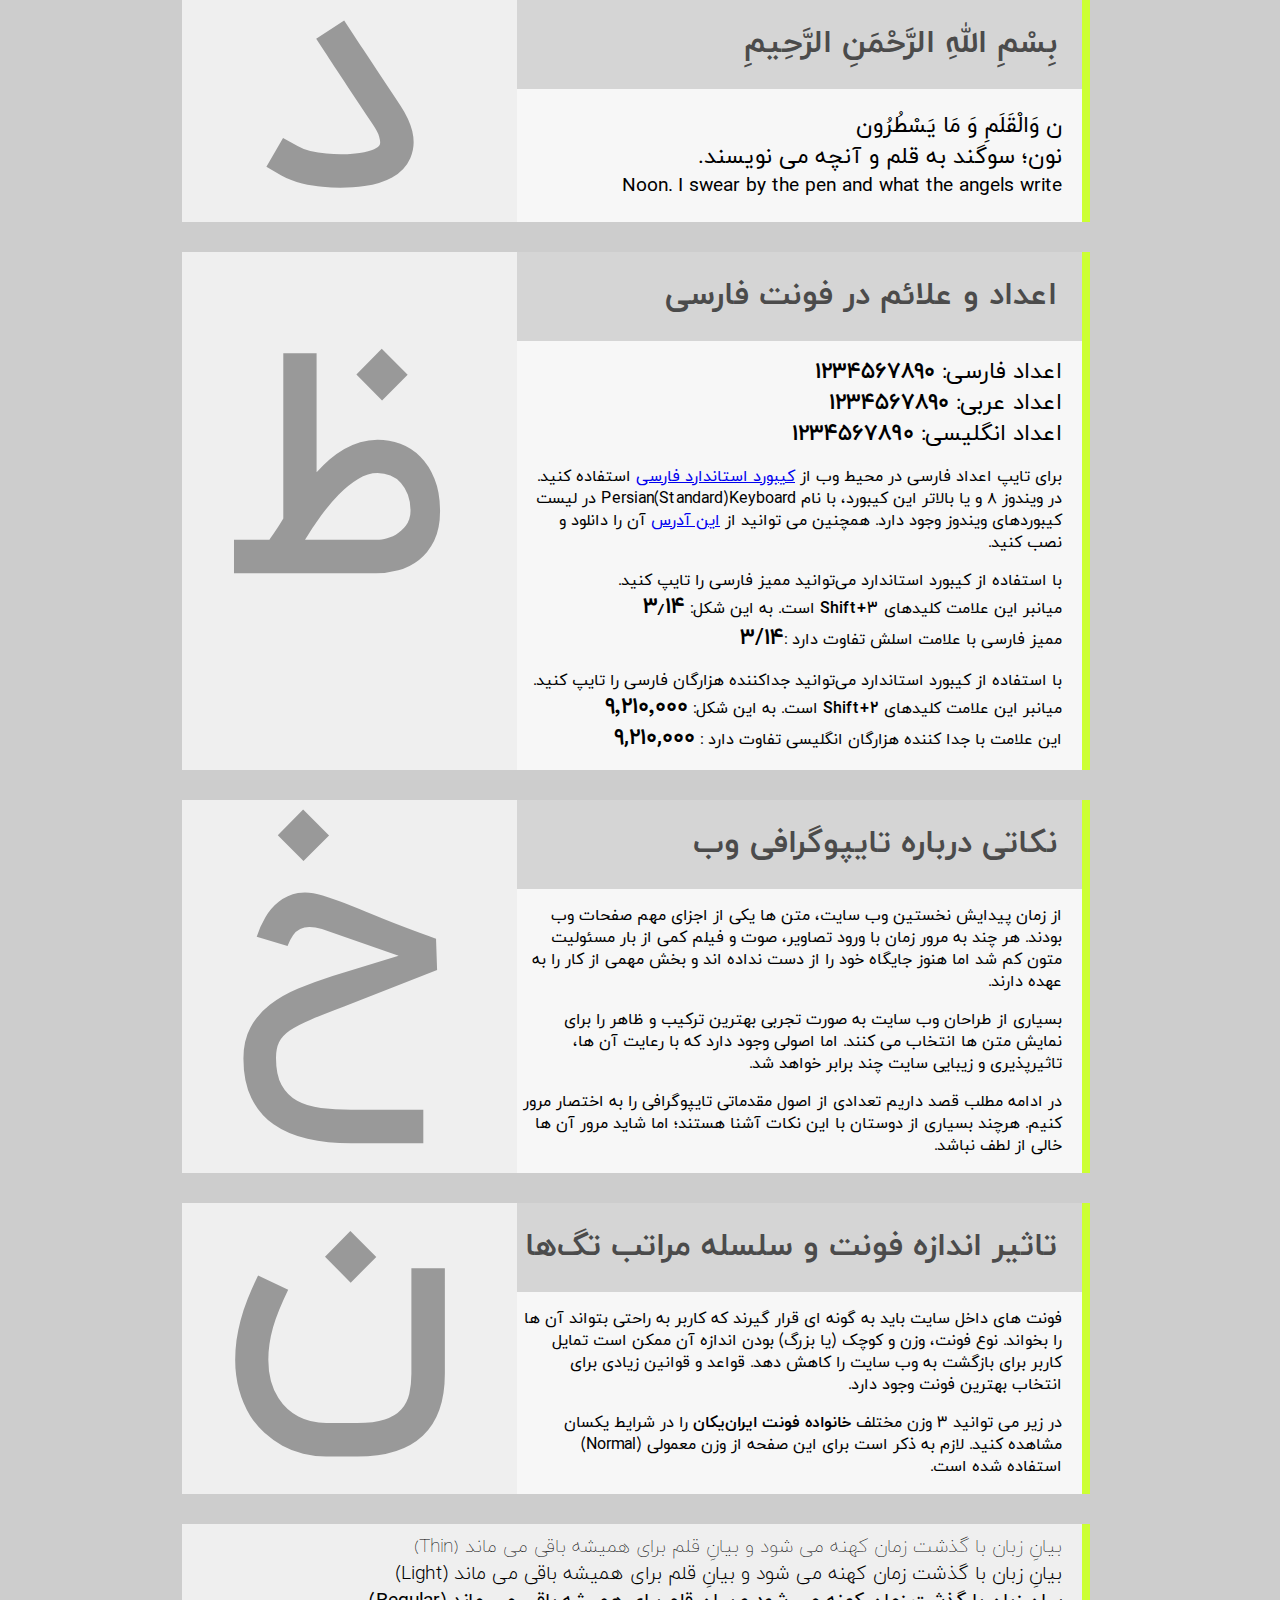
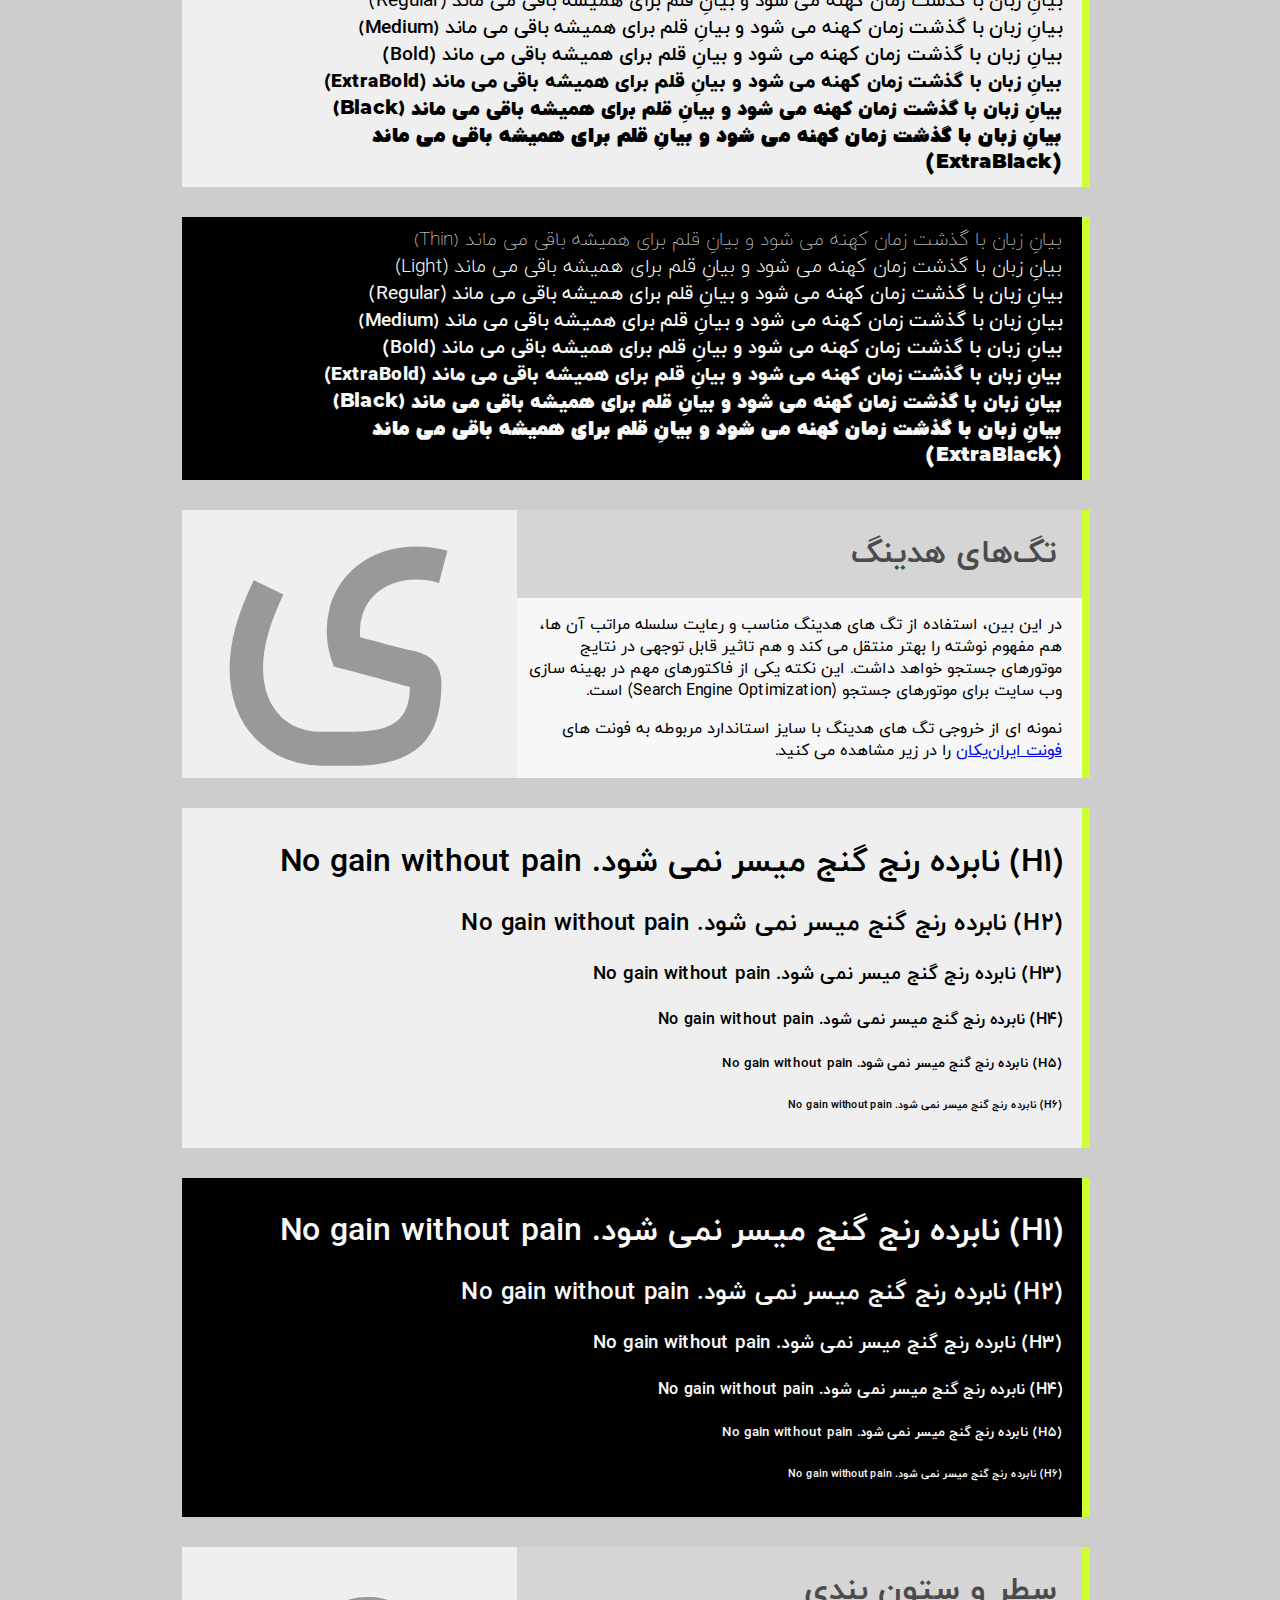
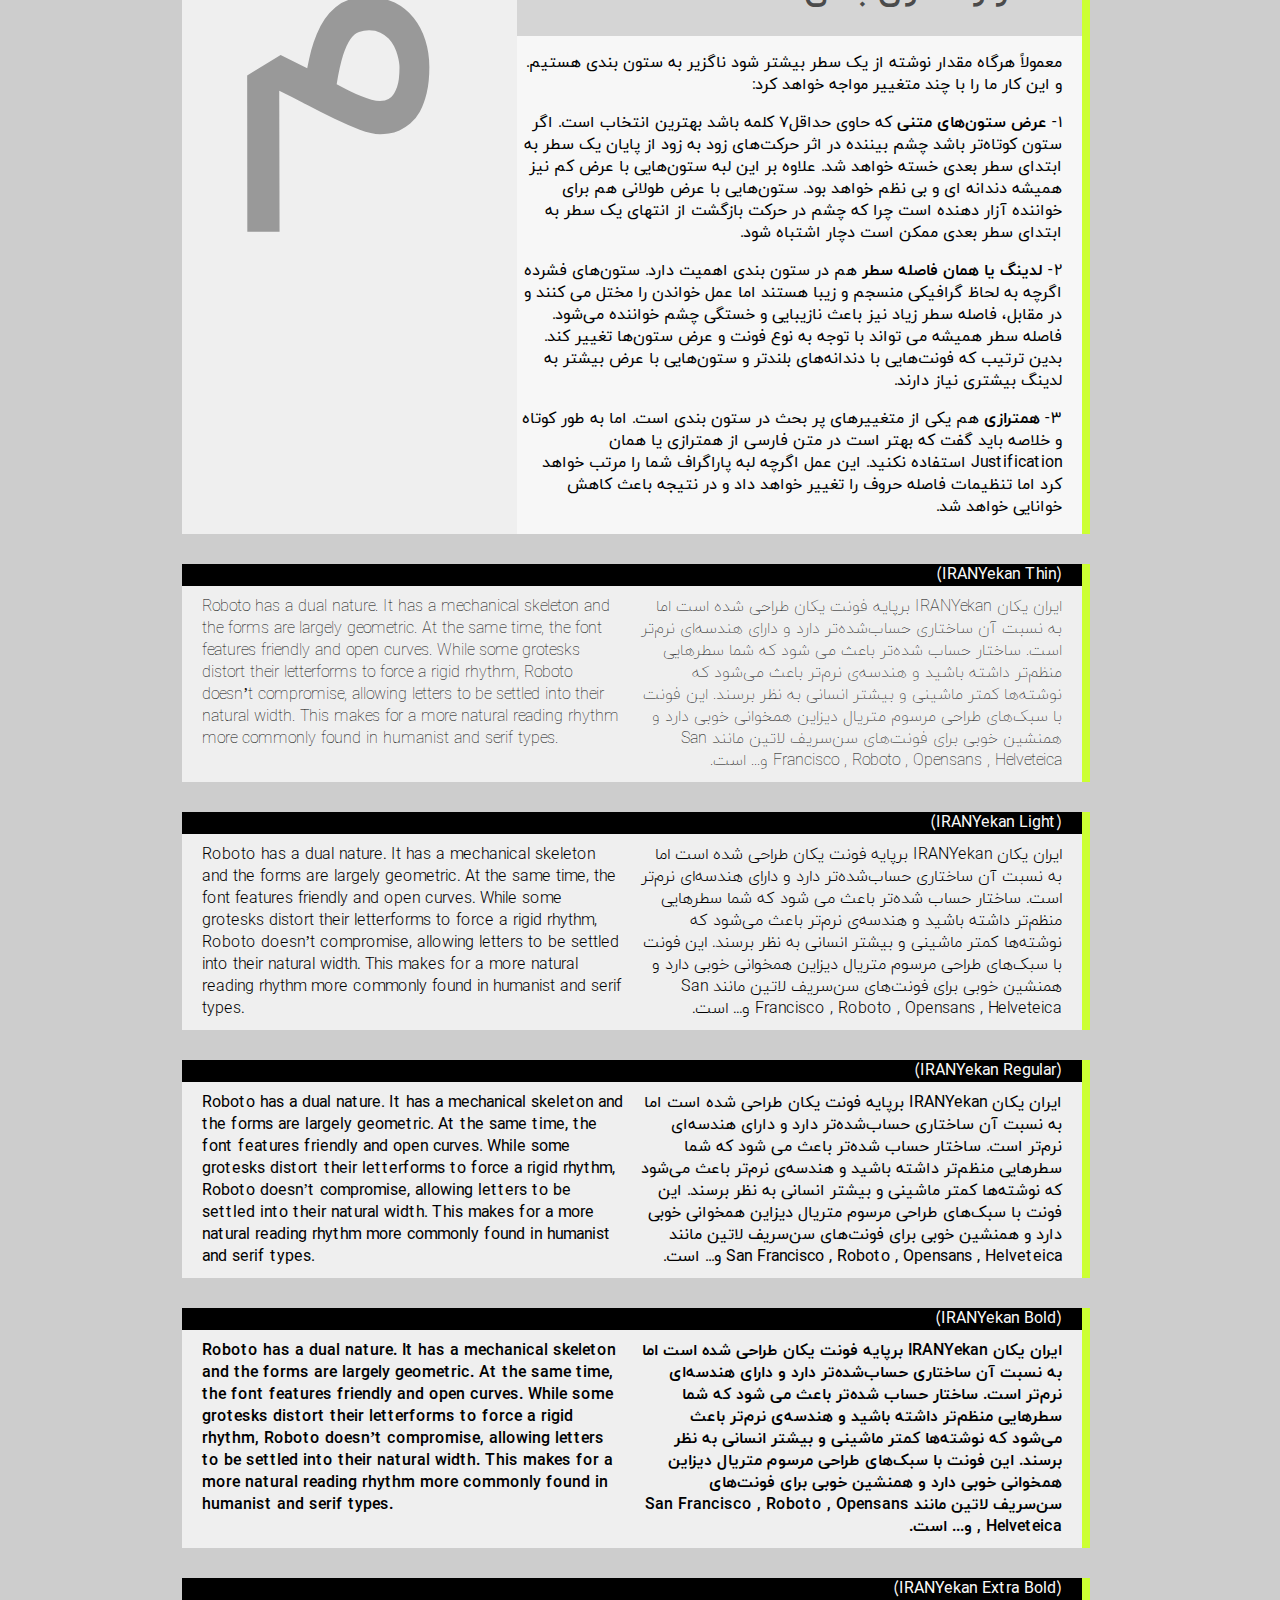
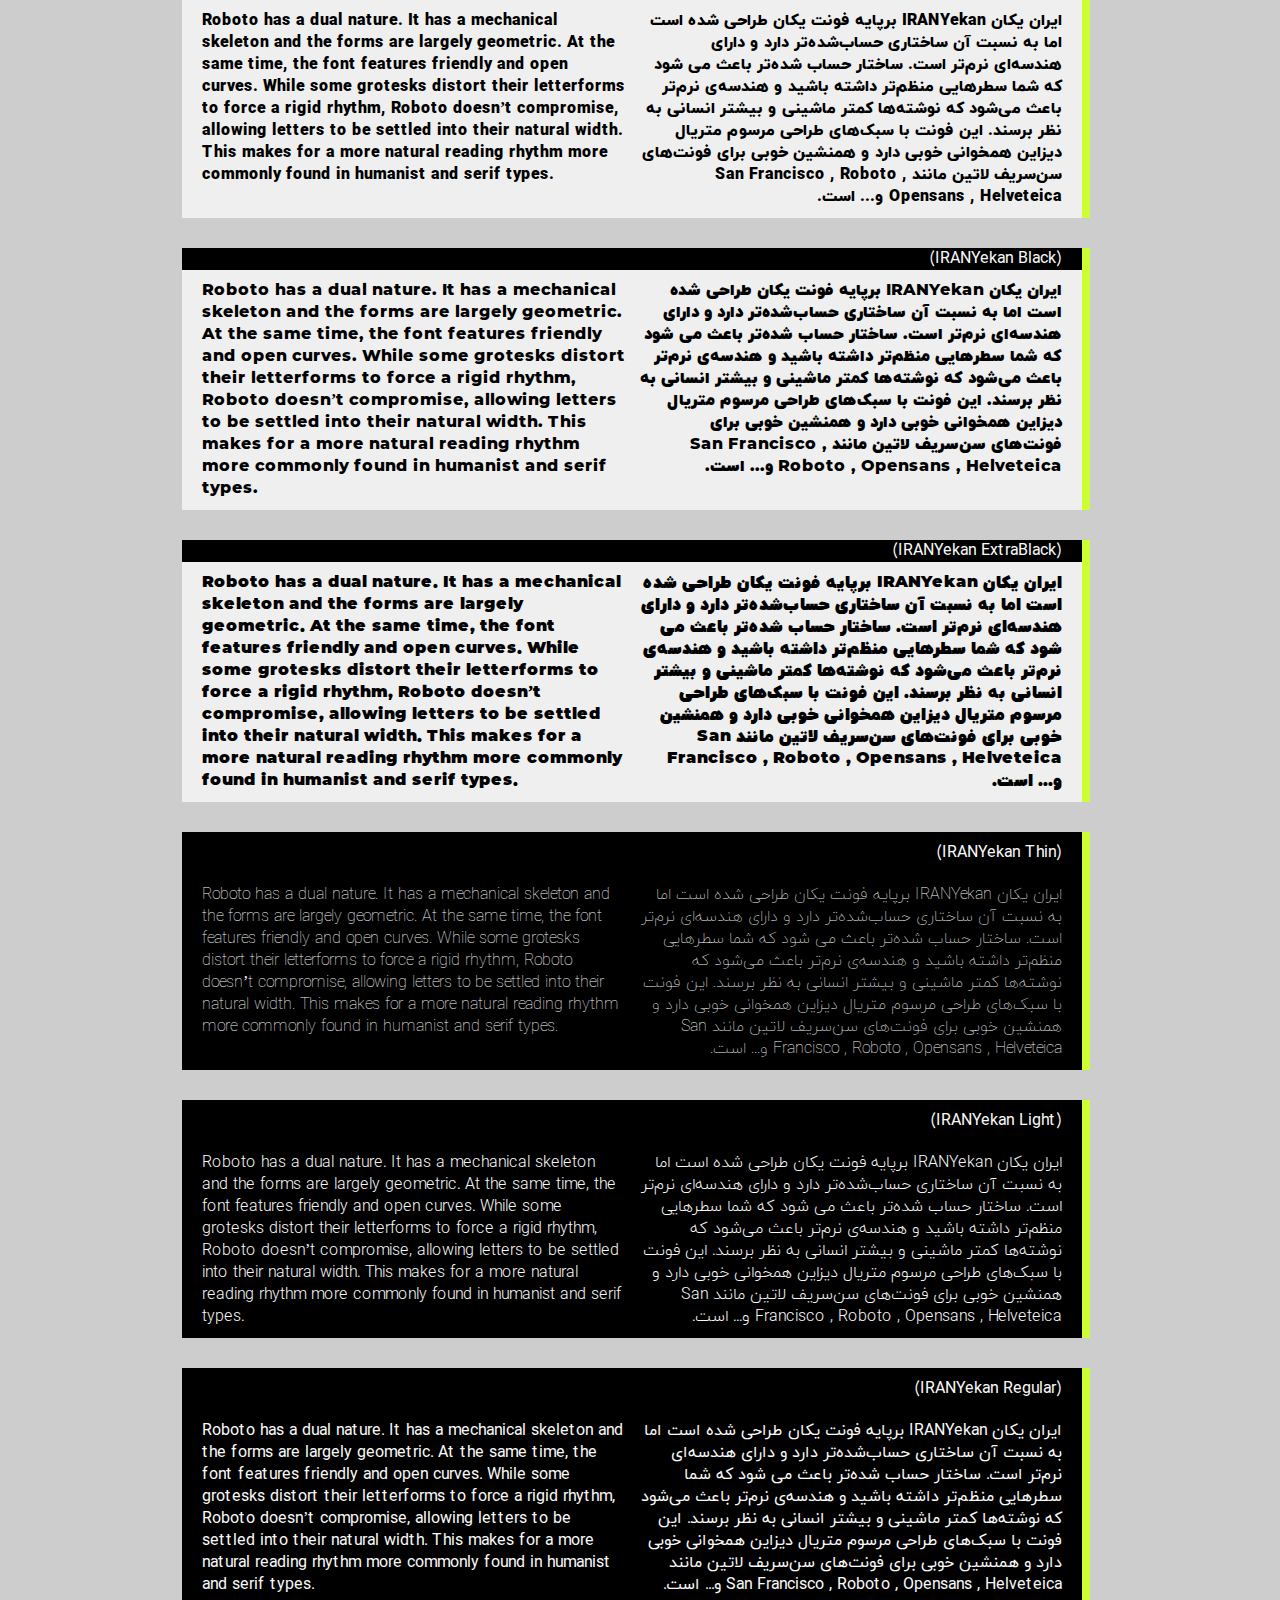
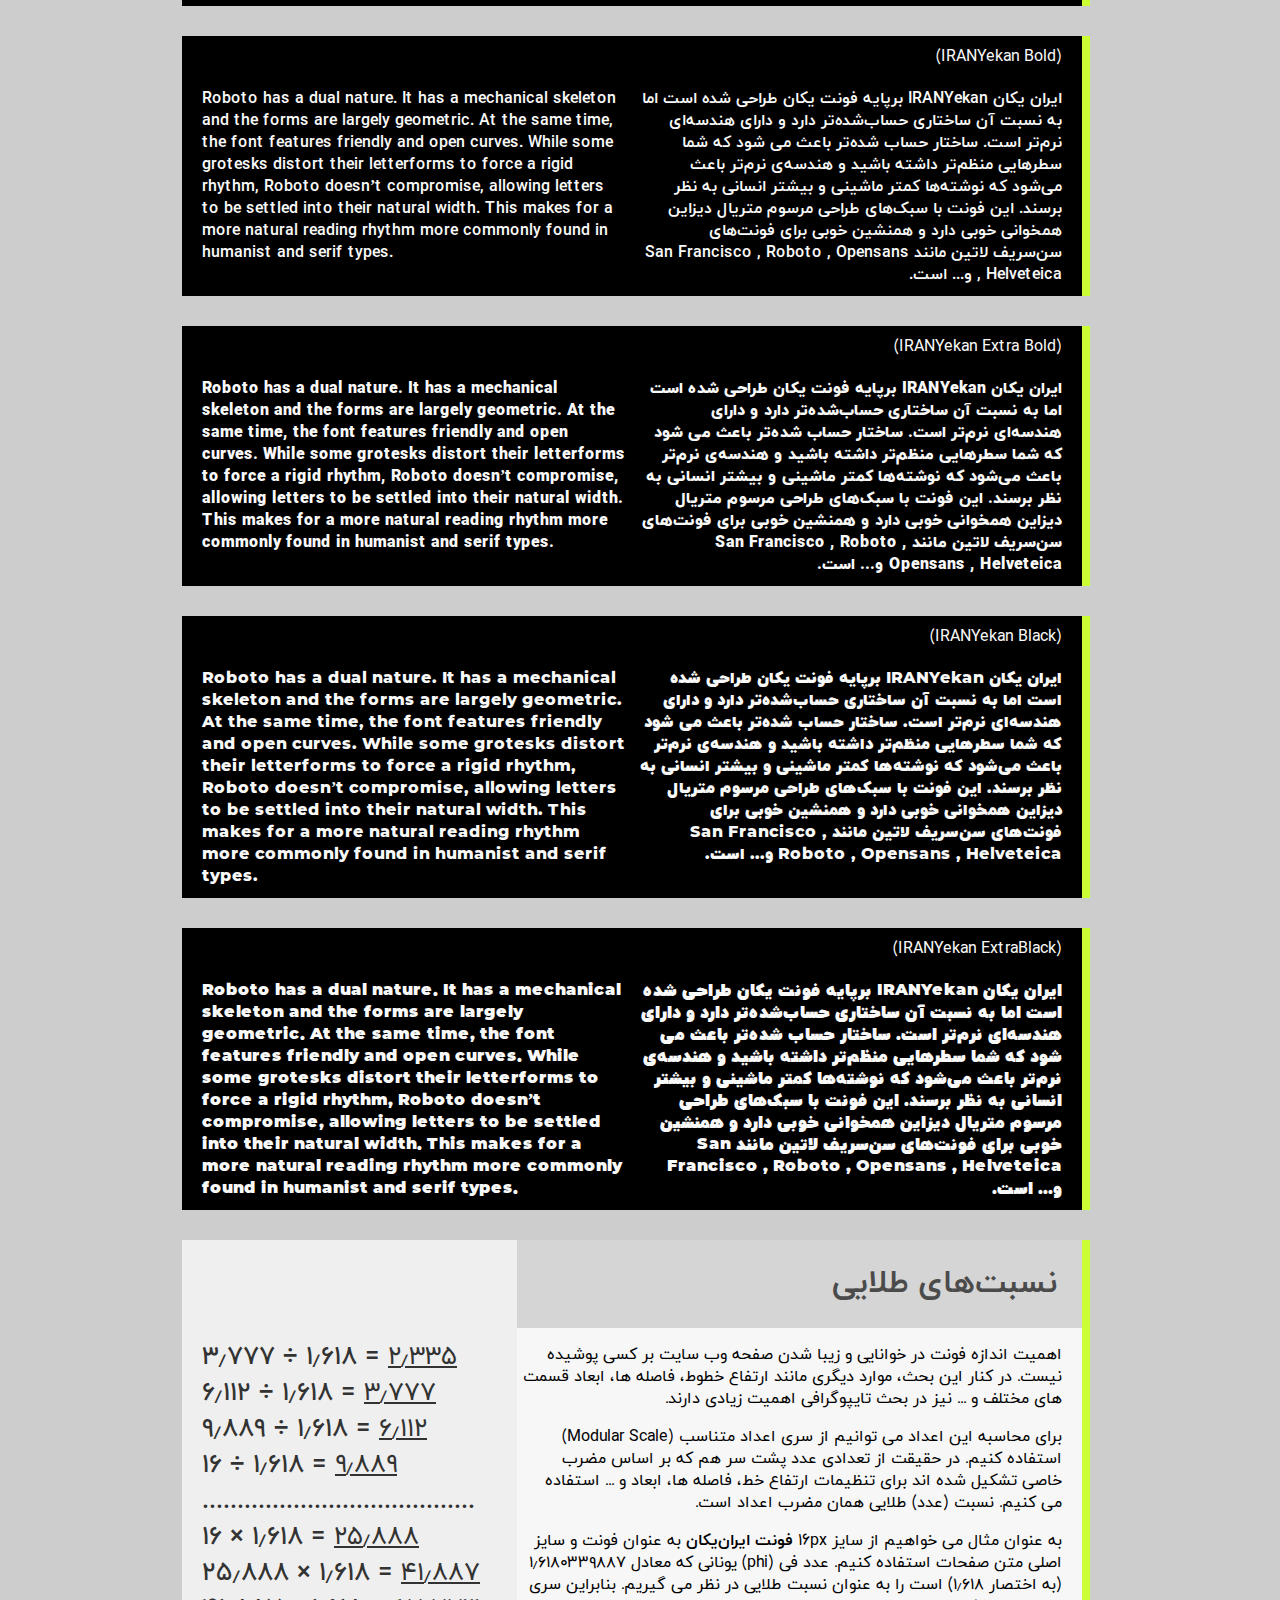
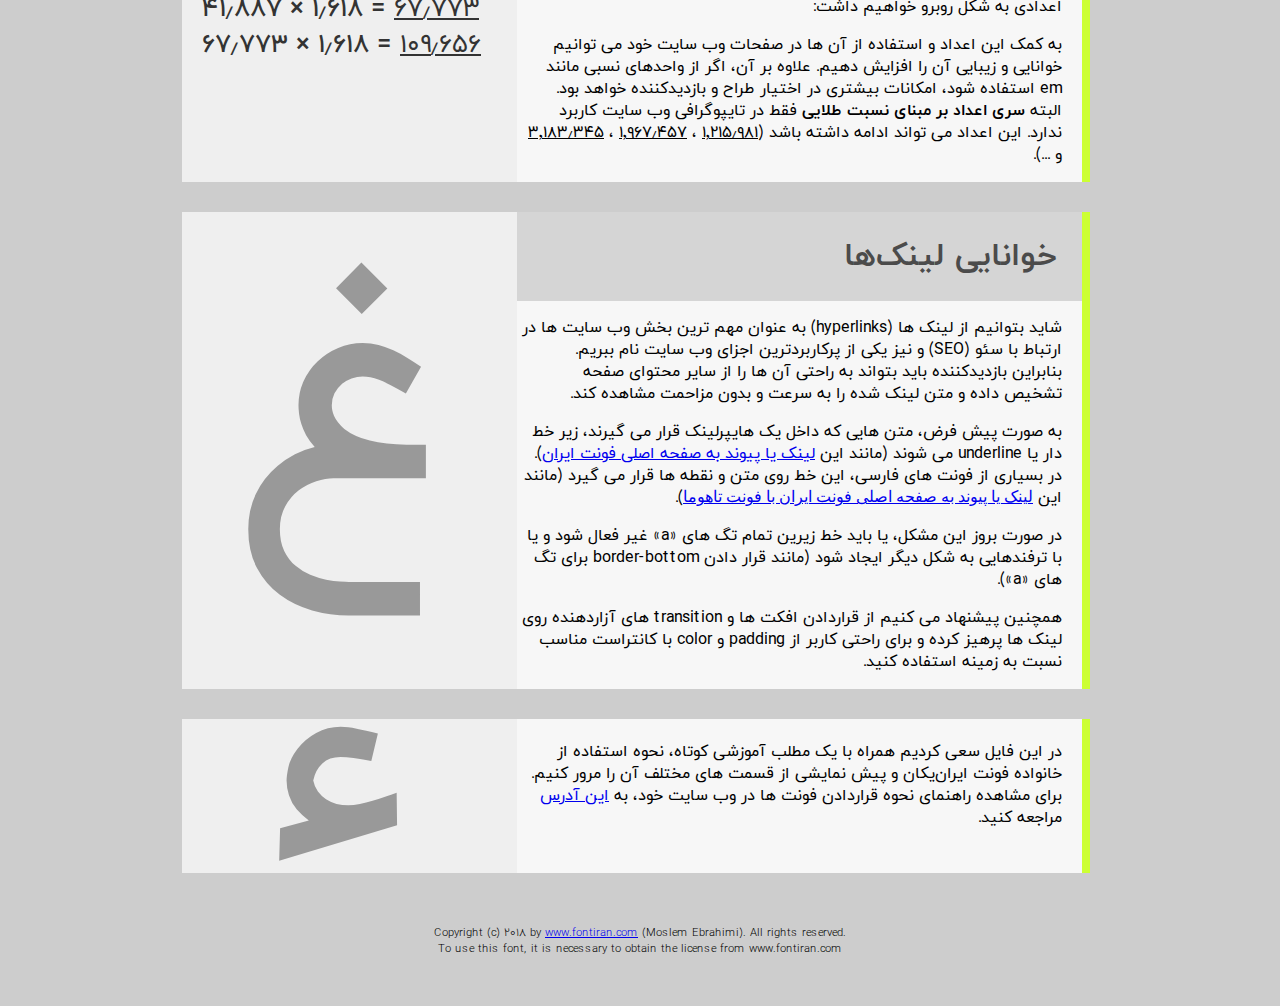
<file: font/IRAN Yekan Pro V3.0 Latest/IRAN Yekan Pro/Source 1 V3.0 Older/Farsi_numerals/WebFonts/IRANYekan.html>
﻿<!doctype html>
<html lang="fa">
<head>
<meta charset="utf-8">
<title>IRANYekan Family Type face: خانواده فونت ایران‌یکان</title>

<meta name="fontiran.com:license" content="کد ۵ رقمی لایسنس">

<link href="css/style.css" rel="stylesheet">
</head>


<body dir="rtl">
<div class="wrapper">

<div class="mainbox">
<div class="titelbox">
<h1>بِسْمِ اللهِ الرَّحْمَنِ الرَّحِيمِ</h1>
</div>
<div class="alphabet" style="line-height:200px" > د </div> 
<div class="rightbox">
<br>
 <span class="text-xlarge">ن وَالْقَلَمِ وَ مَا يَسْطُرُون</span>
<br>
<span class="text-xlarge"> نون؛ سوگند به قلم و آنچه می نويسند. </span>
 <br>
<span class="text-large"> Noon. I swear by the pen and what the angels write </span>
<br>
<br>
</div>
</div>




<div class="mainbox">
<div class="titelbox" style="letter-spacing: 0px">
	<h1>اعداد و علائم در فونت فارسی</h1>
</div>    
    <div class="alphabet" style="line-height:470px"> ظ </div> 
    <div class="rightbox">
      <p><span class="text-xlarge">اعداد فارسی: <strong>۱۲۳۴۵۶۷۸۹۰</strong></span><br>
        <span class="text-xlarge">اعداد عربی: <strong>۱۲۳٤٥٦۷۸۹۰</strong></span><br>
      <span class="text-xlarge">اعداد انگلیسی: <strong>1234567890</strong></span></p>
      <p>برای تایپ اعداد فارسی در محیط وب از <a href="http://fontiran.com/%d9%86%d8%b5%d8%a8-%da%a9%db%8c%d8%a8%d9%88%d8%b1%d8%af-%d9%81%d8%a7%d8%b1%d8%b3%db%8c-%d8%a7%d8%b3%d8%aa%d8%a7%d9%86%d8%af%d8%a7%d8%b1%d8%af-%d8%af%d8%b1-%d9%88%db%8c%d9%86%d8%af%d9%88%d8%b28-%d9%88/">کیبورد استاندارد فارسی</a> استفاده کنید. در ویندوز ۸ و یا بالاتر این کیبورد، با نام Persian(Standard)Keyboard در لیست کیبوردهای ویندوز وجود دارد. همچنین می توانید از <a href="http://persian-computing.ir/download/Iranian_Standard_Persian_Keyboard_(ISIRI_9147)_(Version_2.0).zip">این آدرس</a> آن را دانلود و نصب کنید.</p>
      <span>
      <p>با استفاده از کیبورد استاندارد می‌توانید ممیز فارسی را تایپ کنید.<br>
        <span>میانبر این علامت کلیدهای <span class="text-medium">Shift+3</span> است. به این شکل: <strong class="text-xlarge">۳٫۱۴</strong></span><br>
        <span >ممیز فارسی با علامت اسلش  تفاوت دارد :<strong class="text-xlarge">۳/۱۴</strong></span>
</p>
      <p>با استفاده از کیبورد استاندارد می‌توانید جداکننده هزارگان فارسی را تایپ کنید.<br>
      <span>میانبر این علامت کلیدهای <strong>Shift+2</strong> است. به این شکل: <strong class="text-xlarge">۹٬۲۱۰٬۰۰۰</strong></span><br>
        <span >این علامت با جدا کننده هزارگان انگلیسی تفاوت دارد : <strong class="text-xlarge">۹,۲۱۰,۰۰۰</strong></span>
      </p>
    </div> 
</div>


<div class="mainbox">
<div class="titelbox" style="letter-spacing: 0px">
<h1>نکاتی درباره تایپوگرافی وب</h1>
</div>

<div class="alphabet" style="line-height:350px" > خ </div> 
<div class="rightbox">
	<p>از زمان پیدایش نخستین وب سایت، متن ها یکی از اجزای مهم صفحات وب بودند. هر چند به مرور زمان با ورود تصاویر، صوت و فیلم کمی از بار مسئولیت متون کم شد اما هنوز جایگاه خود را از دست نداده اند و بخش مهمی از کار را به عهده دارند.</p>
	<p>بسیاری از طراحان وب سایت به صورت تجربی بهترین ترکیب و ظاهر را برای نمایش متن ها انتخاب می کنند. اما اصولی وجود دارد که با رعایت آن ها، تاثیرپذیری و زیبایی سایت چند برابر خواهد شد.</p>
	<p>در ادامه مطلب قصد داریم تعدادی از اصول مقدماتی تایپوگرافی را به اختصار مرور کنیم. هرچند بسیاری از دوستان با این نکات آشنا هستند؛ اما شاید مرور آن ها خالی از لطف نباشد.</p>
</div> 


</div> 

<div class="mainbox">
<div class="titelbox" style="letter-spacing: 0px">
	<h1>تاثیر اندازه فونت و سلسله مراتب تگ‌ها</h1>
</div>    
    <div class="alphabet" style="line-height:170px"> ن </div> 
    <div class="rightbox">
	<p>فونت های داخل سایت باید به گونه ای قرار گیرند که کاربر به راحتی بتواند آن ها را بخواند. نوع فونت، وزن و کوچک (یا بزرگ) بودن اندازه آن ممکن است تمایل کاربر برای بازگشت به وب سایت را کاهش دهد. قواعد و قوانین زیادی برای انتخاب بهترین  فونت وجود دارد.</p>
	<p>در زیر می توانید ۳ وزن مختلف <strong>خانواده فونت ایران‌یکان</strong> را در شرایط یکسان مشاهده کنید. لازم به ذکر است برای این صفحه از وزن معمولی (Normal) استفاده شده است.</p>
    </div> 
</div> 

   
<div class="mainbox">
<div class="mainbox2">    
	<div class="text-thin"  style="font-size:1.2em">بیانِ زبان با گذشت زمان کهنه می شود و بیانِ قلم برای همیشه باقی می ماند (Thin)</div>
	<div class="text-light"  style="font-size:1.2em">بیانِ زبان با گذشت زمان کهنه می شود و بیانِ قلم برای همیشه باقی می ماند (Light)</div>
	<div class="text-regular"  style="font-size:1.2em">بیانِ زبان با گذشت زمان کهنه می شود و بیانِ قلم برای همیشه باقی می ماند (Regular)</div>
	<div class="text-medium"  style="font-size:1.2em">بیانِ زبان با گذشت زمان کهنه می شود و بیانِ قلم برای همیشه باقی می ماند (Medium)</div>
	<div class="text-bold"  style="font-size:1.2em">بیانِ زبان با گذشت زمان کهنه می شود و بیانِ قلم برای همیشه باقی می ماند (Bold)</div>
	<div class="text-extrabold"  style="font-size:1.2em">بیانِ زبان با گذشت زمان کهنه می شود و بیانِ قلم برای همیشه باقی می ماند (ExtraBold)</div>
	<div class="text-black"  style="font-size:1.2em">بیانِ زبان با گذشت زمان کهنه می شود و بیانِ قلم برای همیشه باقی می ماند (Black)</div>
	<div class="text-extrablack"  style="font-size:1.2em">بیانِ زبان با گذشت زمان کهنه می شود و بیانِ قلم برای همیشه باقی می ماند (ExtraBlack)</div>
</div>    
</div>    

<div class="mainboxnegativ">
<div class="mainbox2">    
	
	<div class="text-thin"  style="font-size:1.2em">بیانِ زبان با گذشت زمان کهنه می شود و بیانِ قلم برای همیشه باقی می ماند (Thin)</div>
	<div class="text-light"  style="font-size:1.2em">بیانِ زبان با گذشت زمان کهنه می شود و بیانِ قلم برای همیشه باقی می ماند (Light)</div>
	<div class="text-regular"  style="font-size:1.2em">بیانِ زبان با گذشت زمان کهنه می شود و بیانِ قلم برای همیشه باقی می ماند (Regular)</div>
	<div class="text-medium"  style="font-size:1.2em">بیانِ زبان با گذشت زمان کهنه می شود و بیانِ قلم برای همیشه باقی می ماند (Medium)</div>
	<div class="text-bold"  style="font-size:1.2em">بیانِ زبان با گذشت زمان کهنه می شود و بیانِ قلم برای همیشه باقی می ماند (Bold)</div>
	<div class="text-extrabold"  style="font-size:1.2em">بیانِ زبان با گذشت زمان کهنه می شود و بیانِ قلم برای همیشه باقی می ماند (ExtraBold)</div>
	<div class="text-black"  style="font-size:1.2em">بیانِ زبان با گذشت زمان کهنه می شود و بیانِ قلم برای همیشه باقی می ماند (Black)</div>
	<div class="text-extrablack"  style="font-size:1.2em">بیانِ زبان با گذشت زمان کهنه می شود و بیانِ قلم برای همیشه باقی می ماند (ExtraBlack)</div>
</div>    
</div>

<div class="mainbox">
<div class="titelbox" style="letter-spacing: 0px">
	<h1>تگ‌های هدینگ</h1>
</div>    
    <div class="alphabet" style="line-height:170px"> ی </div> 
    <div class="rightbox">
<p>در این بین، استفاده از تگ های هدینگ مناسب و رعایت سلسله مراتب آن ها، هم مفهوم نوشته را بهتر منتقل می کند و هم تاثیر قابل توجهی در نتایج موتورهای جستجو خواهد داشت. این نکته یکی از فاکتورهای مهم در بهینه سازی وب سایت برای موتورهای جستجو (Search Engine Optimization) است.</p>
	<p>نمونه ای از خروجی تگ های هدینگ با سایز استاندارد مربوطه به فونت های <a href="http://fontiran.com" target="_blank">فونت ایران‌یکان</a> را در زیر مشاهده می کنید.</p>
 </div> 
</div> 
    
<div class="mainbox">
<div class="mainbox2"> 	
	<h1>(H1) نابرده رنج گنج میسر نمی شود. No gain without pain </h1>
	<h2>(H2) نابرده رنج گنج میسر نمی شود. No gain without pain</h2>
	<h3>(H3) نابرده رنج گنج میسر نمی شود. No gain without pain</h3>
	<h4>(H4) نابرده رنج گنج میسر نمی شود. No gain without pain </h4>
	<h5>(H5) نابرده رنج گنج میسر نمی شود. No gain without pain</h5>
	<h6>(H6) نابرده رنج گنج میسر نمی شود. No gain without pain</h6>
</div>
</div> 

<div class="mainboxnegativ">
<div class="mainbox2"> 	
	<h1>(H1) نابرده رنج گنج میسر نمی شود. No gain without pain </h1>
	<h2>(H2) نابرده رنج گنج میسر نمی شود. No gain without pain</h2>
	<h3>(H3) نابرده رنج گنج میسر نمی شود. No gain without pain</h3>
	<h4>(H4) نابرده رنج گنج میسر نمی شود. No gain without pain </h4>
	<h5>(H5) نابرده رنج گنج میسر نمی شود. No gain without pain</h5>
	<h6>(H6) نابرده رنج گنج میسر نمی شود. No gain without pain</h6>
</div>
</div>

<div class="mainbox">
<div class="titelbox" style="letter-spacing: 0px">
	<h1>سطر و ستون بندی</h1>
</div>    
    <div class="alphabet" style="line-height:200px"> م </div> 
    <div class="rightbox">
<p>معمولاً هرگاه مقدار نوشته از یک سطر بیشتر شود ناگزیر به ستون بندی هستیم. و این کار ما را با چند متغییر مواجه خواهد کرد:</p>
	<p>۱- <strong>عرض ستون‌های متنی</strong> که حاوی حداقل۷ کلمه باشد بهترین انتخاب است. اگر ستون کوتاه‌تر باشد چشم بیننده در اثر حرکت‌های زود به زود از پایان یک سطر به ابتدای سطر بعدی خسته خواهد شد. علاوه بر این لبه ستون‌هایی با عرض کم نیز همیشه دندانه ای و بی نظم خواهد بود. ستون‌هایی با عرض طولانی هم برای خواننده آزار دهنده است چرا که چشم در حرکت بازگشت از انتهای یک سطر به ابتدای سطر بعدی ممکن است دچار اشتباه شود.

    <p>۲- <strong>لدینگ یا همان فاصله سطر </strong> هم در ستون بندی اهمیت دارد. ستون‌های فشرده اگرچه به لحاظ گرافیکی منسجم و زیبا هستند اما عمل خواندن را مختل می کنند و در مقابل، فاصله سطر زیاد نیز باعث نازیبایی و خستگی چشم خواننده می‌شود. فاصله سطر همیشه می تواند با توجه به نوع فونت و عرض ستون‌ها تغییر کند. بدین ترتیب که فونت‌هایی با دندانه‌های بلند‌تر و ستون‌هایی با عرض بیشتر به لدینگ بیشتری نیاز دارند.    
    <p>۳- <strong>همترازی </strong> هم یکی از متغییرهای پر بحث در ستون بندی است. اما به طور کوتاه و خلاصه باید گفت که بهتر است در متن فارسی از همترازی یا همان Justification استفاده نکنید. این عمل اگرچه لبه پاراگراف شما را مرتب خواهد کرد اما تنظیمات فاصله حروف را تغییر خواهد داد و در نتیجه باعث کاهش خوانایی خواهد شد.                </div> 
</div> 

<div class="mainbox"> 
<div class="mainbox2negativ">(IRANYekan Thin)</div>     
	<div class="farsiparagraph"><span class="text-thin">ایران یکان IRANYekan برپایه فونت یکان طراحی شده است اما به نسبت آن ساختاری حساب‌شده‌تر دارد و دارای هندسه‌ای نرم‌تر است. ساختار حساب شده‌تر باعث می شود که شما سطر‌هایی منظم‌تر داشته باشید و هندسه‌‌ی نرم‌تر باعث می‌شود که نوشته‌ها کمتر ماشینی و بیشتر انسانی به نظر برسند. این فونت با سبک‌های طراحی مرسوم متریال دیزاین همخوانی خوبی دارد و همنشین خوبی برای فونت‌های سن‌سریف لاتین مانند San Francisco , Roboto , Opensans , Helveteica  و... است.   </span></div>

<div class="englishparagraph"><span class="text-thin">
Roboto has a dual nature. It has a mechanical skeleton and the forms are largely geometric. At the same time, the font features friendly and open curves. While some grotesks distort their letterforms to force a rigid rhythm, Roboto doesn’t compromise, allowing letters to be settled into their natural width. This makes for a more natural reading rhythm more commonly found in humanist and serif types.
</span></div>
	  
</div>

<div class="mainbox"> 
<div class="mainbox2negativ">(IRANYekan Light)</div>     
	<div class="farsiparagraph"><span class="text-light">ایران یکان IRANYekan برپایه فونت یکان طراحی شده است اما به نسبت آن ساختاری حساب‌شده‌تر دارد و دارای هندسه‌ای نرم‌تر است. ساختار حساب شده‌تر باعث می شود که شما سطر‌هایی منظم‌تر داشته باشید و هندسه‌‌ی نرم‌تر باعث می‌شود که نوشته‌ها کمتر ماشینی و بیشتر انسانی به نظر برسند. این فونت با سبک‌های طراحی مرسوم متریال دیزاین همخوانی خوبی دارد و همنشین خوبی برای فونت‌های سن‌سریف لاتین مانند San Francisco , Roboto , Opensans , Helveteica  و... است.   </span></div>

<div class="englishparagraph"><span class="text-light">
Roboto has a dual nature. It has a mechanical skeleton and the forms are largely geometric. At the same time, the font features friendly and open curves. While some grotesks distort their letterforms to force a rigid rhythm, Roboto doesn’t compromise, allowing letters to be settled into their natural width. This makes for a more natural reading rhythm more commonly found in humanist and serif types.
</span></div>
	  
</div>

<div class="mainbox"> 
<div class="mainbox2negativ">(IRANYekan Regular)</div>     
	<div class="farsiparagraph"><span class="text-regular">ایران یکان IRANYekan برپایه فونت یکان طراحی شده است اما به نسبت آن ساختاری حساب‌شده‌تر دارد و دارای هندسه‌ای نرم‌تر است. ساختار حساب شده‌تر باعث می شود که شما سطر‌هایی منظم‌تر داشته باشید و هندسه‌‌ی نرم‌تر باعث می‌شود که نوشته‌ها کمتر ماشینی و بیشتر انسانی به نظر برسند. این فونت با سبک‌های طراحی مرسوم متریال دیزاین همخوانی خوبی دارد و همنشین خوبی برای فونت‌های سن‌سریف لاتین مانند San Francisco , Roboto , Opensans , Helveteica  و... است.   </span></div>

<div class="englishparagraph"><span class="text-regular">
Roboto has a dual nature. It has a mechanical skeleton and the forms are largely geometric. At the same time, the font features friendly and open curves. While some grotesks distort their letterforms to force a rigid rhythm, Roboto doesn’t compromise, allowing letters to be settled into their natural width. This makes for a more natural reading rhythm more commonly found in humanist and serif types.
</span></div>
	  
</div>


<div class="mainbox"> 
<div class="mainbox2negativ">(IRANYekan Bold)</div>   
	<div class="farsiparagraph"><span class="text-bold">ایران یکان IRANYekan برپایه فونت یکان طراحی شده است اما به نسبت آن ساختاری حساب‌شده‌تر دارد و دارای هندسه‌ای نرم‌تر است. ساختار حساب شده‌تر باعث می شود که شما سطر‌هایی منظم‌تر داشته باشید و هندسه‌‌ی نرم‌تر باعث می‌شود که نوشته‌ها کمتر ماشینی و بیشتر انسانی به نظر برسند. این فونت با سبک‌های طراحی مرسوم متریال دیزاین همخوانی خوبی دارد و همنشین خوبی برای فونت‌های سن‌سریف لاتین مانند San Francisco , Roboto , Opensans , Helveteica  و... است.   </span></div>

<div class="englishparagraph"><span class="text-bold">
Roboto has a dual nature. It has a mechanical skeleton and the forms are largely geometric. At the same time, the font features friendly and open curves. While some grotesks distort their letterforms to force a rigid rhythm, Roboto doesn’t compromise, allowing letters to be settled into their natural width. This makes for a more natural reading rhythm more commonly found in humanist and serif types.</span>
</div>
	  
</div>

<div class="mainbox"> 
<div class="mainbox2negativ">(IRANYekan Extra Bold)</div>   
	<div class="farsiparagraph"><span class="text-extrabold">ایران یکان IRANYekan برپایه فونت یکان طراحی شده است اما به نسبت آن ساختاری حساب‌شده‌تر دارد و دارای هندسه‌ای نرم‌تر است. ساختار حساب شده‌تر باعث می شود که شما سطر‌هایی منظم‌تر داشته باشید و هندسه‌‌ی نرم‌تر باعث می‌شود که نوشته‌ها کمتر ماشینی و بیشتر انسانی به نظر برسند. این فونت با سبک‌های طراحی مرسوم متریال دیزاین همخوانی خوبی دارد و همنشین خوبی برای فونت‌های سن‌سریف لاتین مانند San Francisco , Roboto , Opensans , Helveteica  و... است.   </span></div>

<div class="englishparagraph"><span class="text-extrabold">
Roboto has a dual nature. It has a mechanical skeleton and the forms are largely geometric. At the same time, the font features friendly and open curves. While some grotesks distort their letterforms to force a rigid rhythm, Roboto doesn’t compromise, allowing letters to be settled into their natural width. This makes for a more natural reading rhythm more commonly found in humanist and serif types.</span>
</div>
	  
</div>

<div class="mainbox"> 
<div class="mainbox2negativ">(IRANYekan Black)</div>   
	<div class="farsiparagraph"><span class="text-black">ایران یکان IRANYekan برپایه فونت یکان طراحی شده است اما به نسبت آن ساختاری حساب‌شده‌تر دارد و دارای هندسه‌ای نرم‌تر است. ساختار حساب شده‌تر باعث می شود که شما سطر‌هایی منظم‌تر داشته باشید و هندسه‌‌ی نرم‌تر باعث می‌شود که نوشته‌ها کمتر ماشینی و بیشتر انسانی به نظر برسند. این فونت با سبک‌های طراحی مرسوم متریال دیزاین همخوانی خوبی دارد و همنشین خوبی برای فونت‌های سن‌سریف لاتین مانند San Francisco , Roboto , Opensans , Helveteica  و... است.   </span></div>

<div class="englishparagraph"><span class="text-black">
Roboto has a dual nature. It has a mechanical skeleton and the forms are largely geometric. At the same time, the font features friendly and open curves. While some grotesks distort their letterforms to force a rigid rhythm, Roboto doesn’t compromise, allowing letters to be settled into their natural width. This makes for a more natural reading rhythm more commonly found in humanist and serif types.</span>
</div>
	  
</div>



<div class="mainbox"> 
<div class="mainbox2negativ">(IRANYekan ExtraBlack)</div>   
	<div class="farsiparagraph"><span class="text-extrablack">ایران یکان IRANYekan برپایه فونت یکان طراحی شده است اما به نسبت آن ساختاری حساب‌شده‌تر دارد و دارای هندسه‌ای نرم‌تر است. ساختار حساب شده‌تر باعث می شود که شما سطر‌هایی منظم‌تر داشته باشید و هندسه‌‌ی نرم‌تر باعث می‌شود که نوشته‌ها کمتر ماشینی و بیشتر انسانی به نظر برسند. این فونت با سبک‌های طراحی مرسوم متریال دیزاین همخوانی خوبی دارد و همنشین خوبی برای فونت‌های سن‌سریف لاتین مانند San Francisco , Roboto , Opensans , Helveteica  و... است.   </span></div>

<div class="englishparagraph"><span class="text-extrablack">
Roboto has a dual nature. It has a mechanical skeleton and the forms are largely geometric. At the same time, the font features friendly and open curves. While some grotesks distort their letterforms to force a rigid rhythm, Roboto doesn’t compromise, allowing letters to be settled into their natural width. This makes for a more natural reading rhythm more commonly found in humanist and serif types.</span>
</div>
	  
</div>







<div class="mainboxnegativ"> 
<div class="mainbox2">(IRANYekan Thin)</div>     
	<div class="farsiparagraph_negativ"><span class="text-thin">ایران یکان IRANYekan برپایه فونت یکان طراحی شده است اما به نسبت آن ساختاری حساب‌شده‌تر دارد و دارای هندسه‌ای نرم‌تر است. ساختار حساب شده‌تر باعث می شود که شما سطر‌هایی منظم‌تر داشته باشید و هندسه‌‌ی نرم‌تر باعث می‌شود که نوشته‌ها کمتر ماشینی و بیشتر انسانی به نظر برسند. این فونت با سبک‌های طراحی مرسوم متریال دیزاین همخوانی خوبی دارد و همنشین خوبی برای فونت‌های سن‌سریف لاتین مانند San Francisco , Roboto , Opensans , Helveteica  و... است.   </span></div>

<div class="englishparagraph_negativ"><span class="text-thin">
Roboto has a dual nature. It has a mechanical skeleton and the forms are largely geometric. At the same time, the font features friendly and open curves. While some grotesks distort their letterforms to force a rigid rhythm, Roboto doesn’t compromise, allowing letters to be settled into their natural width. This makes for a more natural reading rhythm more commonly found in humanist and serif types.
</span></div>
	  
</div>

<div class="mainboxnegativ"> 
<div class="mainbox2">(IRANYekan Light)</div>     
	<div class="farsiparagraph_negativ"><span class="text-light">ایران یکان IRANYekan برپایه فونت یکان طراحی شده است اما به نسبت آن ساختاری حساب‌شده‌تر دارد و دارای هندسه‌ای نرم‌تر است. ساختار حساب شده‌تر باعث می شود که شما سطر‌هایی منظم‌تر داشته باشید و هندسه‌‌ی نرم‌تر باعث می‌شود که نوشته‌ها کمتر ماشینی و بیشتر انسانی به نظر برسند. این فونت با سبک‌های طراحی مرسوم متریال دیزاین همخوانی خوبی دارد و همنشین خوبی برای فونت‌های سن‌سریف لاتین مانند San Francisco , Roboto , Opensans , Helveteica  و... است.   </span></div>

<div class="englishparagraph_negativ"><span class="text-light">
Roboto has a dual nature. It has a mechanical skeleton and the forms are largely geometric. At the same time, the font features friendly and open curves. While some grotesks distort their letterforms to force a rigid rhythm, Roboto doesn’t compromise, allowing letters to be settled into their natural width. This makes for a more natural reading rhythm more commonly found in humanist and serif types.
</span></div>
	  
</div>

<div class="mainboxnegativ"> 
<div class="mainbox2">(IRANYekan Regular)</div>     
	<div class="farsiparagraph_negativ"><span class="text-regular">ایران یکان IRANYekan برپایه فونت یکان طراحی شده است اما به نسبت آن ساختاری حساب‌شده‌تر دارد و دارای هندسه‌ای نرم‌تر است. ساختار حساب شده‌تر باعث می شود که شما سطر‌هایی منظم‌تر داشته باشید و هندسه‌‌ی نرم‌تر باعث می‌شود که نوشته‌ها کمتر ماشینی و بیشتر انسانی به نظر برسند. این فونت با سبک‌های طراحی مرسوم متریال دیزاین همخوانی خوبی دارد و همنشین خوبی برای فونت‌های سن‌سریف لاتین مانند San Francisco , Roboto , Opensans , Helveteica  و... است.   </span></div>

<div class="englishparagraph_negativ"><span class="text-regular">
Roboto has a dual nature. It has a mechanical skeleton and the forms are largely geometric. At the same time, the font features friendly and open curves. While some grotesks distort their letterforms to force a rigid rhythm, Roboto doesn’t compromise, allowing letters to be settled into their natural width. This makes for a more natural reading rhythm more commonly found in humanist and serif types.
</span></div>
	  
</div>


<div class="mainboxnegativ"> 
<div class="mainbox2">(IRANYekan Bold)</div>   
	<div class="farsiparagraph_negativ"><span class="text-bold">ایران یکان IRANYekan برپایه فونت یکان طراحی شده است اما به نسبت آن ساختاری حساب‌شده‌تر دارد و دارای هندسه‌ای نرم‌تر است. ساختار حساب شده‌تر باعث می شود که شما سطر‌هایی منظم‌تر داشته باشید و هندسه‌‌ی نرم‌تر باعث می‌شود که نوشته‌ها کمتر ماشینی و بیشتر انسانی به نظر برسند. این فونت با سبک‌های طراحی مرسوم متریال دیزاین همخوانی خوبی دارد و همنشین خوبی برای فونت‌های سن‌سریف لاتین مانند San Francisco , Roboto , Opensans , Helveteica  و... است.   </span></div>

<div class="englishparagraph_negativ"><span class="text-bold">
Roboto has a dual nature. It has a mechanical skeleton and the forms are largely geometric. At the same time, the font features friendly and open curves. While some grotesks distort their letterforms to force a rigid rhythm, Roboto doesn’t compromise, allowing letters to be settled into their natural width. This makes for a more natural reading rhythm more commonly found in humanist and serif types.</span>
</div>
	  
</div>

<div class="mainboxnegativ"> 
<div class="mainbox2">(IRANYekan Extra Bold)</div>   
	<div class="farsiparagraph_negativ"><span class="text-extrabold">ایران یکان IRANYekan برپایه فونت یکان طراحی شده است اما به نسبت آن ساختاری حساب‌شده‌تر دارد و دارای هندسه‌ای نرم‌تر است. ساختار حساب شده‌تر باعث می شود که شما سطر‌هایی منظم‌تر داشته باشید و هندسه‌‌ی نرم‌تر باعث می‌شود که نوشته‌ها کمتر ماشینی و بیشتر انسانی به نظر برسند. این فونت با سبک‌های طراحی مرسوم متریال دیزاین همخوانی خوبی دارد و همنشین خوبی برای فونت‌های سن‌سریف لاتین مانند San Francisco , Roboto , Opensans , Helveteica  و... است.   </span></div>

<div class="englishparagraph_negativ"><span class="text-extrabold">
Roboto has a dual nature. It has a mechanical skeleton and the forms are largely geometric. At the same time, the font features friendly and open curves. While some grotesks distort their letterforms to force a rigid rhythm, Roboto doesn’t compromise, allowing letters to be settled into their natural width. This makes for a more natural reading rhythm more commonly found in humanist and serif types.</span>
</div>
	  
</div>

<div class="mainboxnegativ"> 
<div class="mainbox2">(IRANYekan Black)</div>   
	<div class="farsiparagraph_negativ"><span class="text-black">ایران یکان IRANYekan برپایه فونت یکان طراحی شده است اما به نسبت آن ساختاری حساب‌شده‌تر دارد و دارای هندسه‌ای نرم‌تر است. ساختار حساب شده‌تر باعث می شود که شما سطر‌هایی منظم‌تر داشته باشید و هندسه‌‌ی نرم‌تر باعث می‌شود که نوشته‌ها کمتر ماشینی و بیشتر انسانی به نظر برسند. این فونت با سبک‌های طراحی مرسوم متریال دیزاین همخوانی خوبی دارد و همنشین خوبی برای فونت‌های سن‌سریف لاتین مانند San Francisco , Roboto , Opensans , Helveteica  و... است.   </span></div>

<div class="englishparagraph_negativ"><span class="text-black">
Roboto has a dual nature. It has a mechanical skeleton and the forms are largely geometric. At the same time, the font features friendly and open curves. While some grotesks distort their letterforms to force a rigid rhythm, Roboto doesn’t compromise, allowing letters to be settled into their natural width. This makes for a more natural reading rhythm more commonly found in humanist and serif types.</span>
</div>
	  
</div>



<div class="mainboxnegativ"> 
<div class="mainbox2">(IRANYekan ExtraBlack)</div>   
	<div class="farsiparagraph_negativ"><span class="text-extrablack">ایران یکان IRANYekan برپایه فونت یکان طراحی شده است اما به نسبت آن ساختاری حساب‌شده‌تر دارد و دارای هندسه‌ای نرم‌تر است. ساختار حساب شده‌تر باعث می شود که شما سطر‌هایی منظم‌تر داشته باشید و هندسه‌‌ی نرم‌تر باعث می‌شود که نوشته‌ها کمتر ماشینی و بیشتر انسانی به نظر برسند. این فونت با سبک‌های طراحی مرسوم متریال دیزاین همخوانی خوبی دارد و همنشین خوبی برای فونت‌های سن‌سریف لاتین مانند San Francisco , Roboto , Opensans , Helveteica  و... است.   </span></div>

<div class="englishparagraph_negativ"><span class="text-extrablack">
Roboto has a dual nature. It has a mechanical skeleton and the forms are largely geometric. At the same time, the font features friendly and open curves. While some grotesks distort their letterforms to force a rigid rhythm, Roboto doesn’t compromise, allowing letters to be settled into their natural width. This makes for a more natural reading rhythm more commonly found in humanist and serif types.</span>
</div>
	  
</div>



    
 <div class="mainbox">
<div class="titelbox" style="letter-spacing: 0px">      
	<h1> نسبت‌های طلایی</h1>
</div>    
    <div class="alphabet2">
    <div style="padding-left:20px">
	۳٫۷۷۷ &divide; ۱٫۶۱۸ = <span class="text-regular text-underline">۲٫۳۳۵</span>
	<br>
	۶٫۱۱۲ &divide; ۱٫۶۱۸ = <span class="text-regular text-underline">۳٫۷۷۷</span>
	<br>
	۹٫۸۸۹ &divide; ۱٫۶۱۸ = <span class="text-regular text-underline">۶٫۱۱۲</span>
	<br>
	۱۶ &divide; ۱٫۶۱۸ = <span class="text-regular text-underline">۹٫۸۸۹</span>
	<br>
.......................................
	<br>
	۱۶ &times; ۱٫۶۱۸ = <span class="text-regular text-underline">۲۵٫۸۸۸</span>
	<br>
	۲۵٫۸۸۸ &times; ۱٫۶۱۸ = <span class="text-regular text-underline">۴۱٫۸۸۷</span>
	<br>
	۴۱٫۸۸۷ &times; ۱٫۶۱۸ = <span class="text-regular text-underline">۶۷٫۷۷۳</span>
	<br>
	۶۷٫۷۷۳ &times; ۱٫۶۱۸ = <span class="text-regular text-underline">۱۰۹٫۶۵۶</span>
    </div>
	</div>
     <div class="rightbox">   
	<p>اهمیت اندازه فونت در خوانایی و زیبا شدن صفحه وب سایت بر کسی پوشیده نیست. در کنار این بحث، موارد دیگری مانند ارتفاع خطوط، فاصله ها، ابعاد قسمت های مختلف و ... نیز در بحث تایپوگرافی اهمیت زیادی دارند.</p>
	<p>برای محاسبه این اعداد می توانیم از سری اعداد متناسب (Modular Scale) استفاده کنیم. در حقیقت از تعدادی عدد پشت سر هم که بر اساس مضرب خاصی تشکیل شده اند برای تنظیمات ارتفاع خط، فاصله ها، ابعاد و ... استفاده می کنیم. نسبت (عدد) طلایی همان مضرب اعداد است.</p>
	<p>به عنوان مثال می خواهیم از سایز 16px <strong>فونت ایران‌یکان</strong> به عنوان فونت و سایز اصلی متن صفحات استفاده کنیم. عدد فی (phi) یونانی که معادل ۱٫۶۱۸۰۳۳۹۸۸۷ (به اختصار ۱٫۶۱۸) است را به عنوان نسبت طلایی در نظر می گیریم. بنابراین سری اعدادی به شکل روبرو خواهیم داشت:</p>
	
	<p>
	به کمک این اعداد و استفاده از آن ها در صفحات وب سایت خود می توانیم خوانایی و زیبایی آن را افزایش دهیم. علاوه بر آن، اگر از واحدهای نسبی مانند em استفاده شود، امکانات بیشتری در اختیار طراح و بازدیدکننده خواهد بود. البته <strong>سری اعداد بر مبنای نسبت طلایی</strong> فقط در تایپوگرافی وب سایت کاربرد ندارد.
	این اعداد می تواند ادامه داشته باشد (<span class="text-regular text-underline">۱٬۲۱۵٫۹۸۱</span> ، <span class="text-regular text-underline">۱٬۹۶۷٫۴۵۷</span> ، <span class="text-regular text-underline">۳٬۱۸۳٫۳۴۵</span> و ...).
	</p>
    
</div>    
</div>    
    
<div class="mainbox">    
<div class="titelbox" style="letter-spacing: 0px"><h1>خوانایی لینک‌ها</h1> </div>
<div class="alphabet" style="line-height:470px"> غ </div>
<div class="rightbox">
	<p>شاید بتوانیم از لینک ها (hyperlinks) به عنوان مهم ترین بخش وب سایت ها در ارتباط با سئو (SEO) و نیز یکی از پرکاربردترین اجزای وب سایت نام ببریم. بنابراین بازدیدکننده باید بتواند به راحتی آن ها را از سایر محتوای صفحه تشخیص داده و متن لینک شده را به سرعت و بدون مزاحمت مشاهده کند.</p>
	<p>به صورت پیش فرض، متن هایی که داخل یک هایپرلینک قرار می گیرند، زیر خط دار یا underline می شوند (مانند این <a href="http://fontiran.com" target="_blank">لینک یا پیوند به صفحه اصلی فونت ایران</a>). در بسیاری از فونت های فارسی، این خط روی متن و نقطه ها قرار می گیرد (مانند این <a href="http://fontiran.com" target="_blank" style="font-family: Tahoma;">لینک یا پیوند به صفحه اصلی فونت ایران با فونت تاهوما</a>).</p>
	<p>در صورت بروز این مشکل، یا باید خط زیرین تمام تگ های «a» غیر فعال شود و یا با ترفندهایی به شکل دیگر ایجاد شود (مانند قرار دادن border-bottom برای تگ های «a»).</p>
	<p>همچنین پیشنهاد می کنیم از قراردادن افکت ها و transition های آزاردهنده روی لینک ها پرهیز کرده و برای راحتی کاربر از padding و color با کانتراست مناسب نسبت به زمینه استفاده کنید.</p>
</div>
</div>    
    

	
<div class="mainbox">
<div class="rightbox">
<br>
در این فایل سعی کردیم همراه با یک مطلب آموزشی کوتاه، نحوه استفاده از خانواده فونت ایران‌یکان و پیش نمایشی از قسمت های مختلف آن را مرور کنیم.
<br>
برای مشاهده راهنمای نحوه قراردادن فونت ها در وب سایت خود، به <a href="http://fontiran.com/%d9%86%d8%b5%d8%a8-%d9%81%d9%88%d9%86%d8%aa-%d8%a7%db%8c%d8%b1%d8%a7%d9%86-%d8%b3%d9%86%d8%b3-iransans-%d8%b1%d9%88%db%8c-%d9%88%d8%a8%d8%b3%d8%a7%db%8c%d8%aa/" target="_blank">این آدرس</a> مراجعه کنید.
<br>
<br>
<br>
</div>
<div class="alphabet" style="line-height:100px">ء</div>
</div>

    <br>
	<div class="footer">
    Copyright (c) 2018 by <a href="http://fontiran.com">www.fontiran.com</a> (Moslem Ebrahimi). All rights reserved.
    <br>
    To use this font, it is necessary to obtain the license from www.fontiran.com
    
	</div>
</div>
</body>
</html>
</file>
<file: css/style.css>
@font-face {
  font-family: "Kanit";
  font-style: normal;
  font-weight: 500, 600, 700, 800, 900;
  font-display: swap;
  src:
    url("../font/kanit-webfont/Kanit-Regular.woff") format("woff"),
    url("../font/kanit-webfont/Kanit-Medium.woff") format("woff"),
    url("../font/kanit-webfont/Kanit-SemiBold.woff") format("woff"),
    url("../font/kanit-webfont/Kanit-Bold.woff") format("woff"),
    url("../font/kanit-webfont/Kanit-ExtraBold.woff") format("woff"),
    url("../font/kanit-webfont/Kanit-Black.woff") format("woff");
}
@font-face {
  font-family: "farsi";
  font-style: normal;
  font-display: swap;
  src: url("../font/yekan/IRANYekanWebMedium.woff") format("woff"), ;
}

* {
  box-sizing: border-box;
  margin: 0;
  padding: 0;
  text-decoration: none;
  scroll-behavior: smooth;
  color: #fdfdfd;
}
button {
  all: unset; /* Reset all inheritable and non-inheritable styles */
  display: inline-block; /* To ensure it behaves like a button */
  cursor: pointer; /* Make it clickable */
}
button:focus-visible {
  outline: 1px solid #fff;
}
.swiper-slide-active {
  scroll-margin-top: 0;
}

html {
  ::-webkit-scrollbar-track {
    border-radius: 00px;
    width: 0;
    background-color: transparent;
  }

  ::-webkit-scrollbar {
    width: 0px;
    background-color: transparnet;
  }

  ::-webkit-scrollbar-thumb {
    border-radius: 0px;
  }
}
html,
body {
  position: relative;
  height: 100%;
  margin: 0;
  padding: 0;
  overflow-x: hidden;
}
.english {
  font-family: "Kanit", sans-serif;
  font-weight: 500;
  direction: ltr;
}
.farsi {
  font-family: "farsi", sans-serif !important;
}
.ltr {
  direction: ltr !important;
}
body {
  background: #191d2a;
  font-size: 14px;
  overflow-x: hidden;
}

/* Navbar Styles */
.navbar {
  box-shadow: 0 8px 32px 0 rgba(0, 0, 0, 0.37);
  width: 100%;
  height: 80px;
  box-shadow: 0 0 10px rgba(29, 29, 29, 0.2);
  backdrop-filter: blur(33px);
  border: 1px solid;
  border-image: linear-gradient(
    to bottom,
    rgba(247, 134, 0, 0.1),
    rgb(247, 134, 0)
  ) 1;
  box-sizing: border-box;
  border-top: 0;
  border-left: 0;
  border-right: 0;
  z-index: 3;
  display: flex;
  align-items: center;
  justify-content: space-between;
  position: fixed;
  top: 0;
  padding: 0 14px;
}

.navbar-logo {
  display: flex;
  align-items: center;
}
.search-icon {
  background: #191d2a;
}
.navbar-logo img {
  height: 40px; /* Adjust size as needed */
}

.navbar-title {
  font-size: 30px;
  font-weight: 900;
  color: transparent; /* Make the text transparent */
  background-clip: text;
  -webkit-background-clip: text; /* For older WebKit browsers */
  background-image: linear-gradient(to right, #f68c1f, #ffd100);
}

.navbar-search {
  cursor: pointer;
}

/* Ensure the swiper container fills the page */
.swiper-container {
  width: 100%;
  height: 100%;
  padding-top: 60px; /* Make space for the fixed navbar */
}

/* Basic styling for the slides */
/* No space between slides */
/* Remove any unwanted margin and padding from the body */
body, html {
  margin: 0;
  padding: 0;
}

/* Ensure Swiper container starts at the very top */
.swiper-container {
  overflow-y: scroll; /* Allow scrolling */
  overflow-x: hidden;
  padding: 0;
  margin: 0;
}

/* Ensure Swiper wrapper aligns content from the top */
.swiper-wrapper {
  display: flex;
  align-items: flex-start; /* Align content to the top */
  justify-content: flex-start; /* Align content to the start */
  padding: 0;
  margin: 0;
}

.swiper-slide {
  text-align: center;
  font-size: 18px;
  display: flex;
  justify-content: center;
  align-items: center;
  flex-direction: column;
  overflow-y: scroll;
  padding-top: 80px;
}

.swiper-slide img {
  display: block;
  width: 100%;
  height: 100%;
  object-fit: cover;
  margin-bottom: 10px;
}

/* Custom Pagination Styles */
.swiper-pagination {
  position: absolute;
  display: flex;
  bottom: 0 !important;
  justify-content: space-around;
  width: 100%;
  height: 80px;
  background-color: #29354b;
  align-items: center;
  z-index: 1;
}

.swiper-pagination-bullet {
  border-radius: 50%;
  aspect-ratio: 1;
  height: auto;
  width: auto;
  display: flex;
  flex-direction: column;
  align-items: center;
  gap: 6px;
  background-color: transparent;
  color: #ccc;
  font-size: 14px;
  cursor: pointer;
  transition: background-color 0.3s, color 0.3s;
}

/* Active bullet styling */
.swiper-pagination-bullet-active {
  color: #fdfdfd;
  opacity: 1; /* Ensure active bullets are fully opaque */
}

#home-content {
  height: 100%;
  top: 0;
}
.slide-content {
  width: 100%;
  height: 100%;
}
.none {
  display: none;
}
.logo {
  width: 50px;
}
.icons {
  width: 32px !important;
  height: 32px !important;
  cursor: pointer;
}
.icons-pagination {
  width: 35px !important;
  height: 35px !important;
}
.icon-wrapper {
  display: grid;
  place-content: center;
  padding: 8px;
  border: 2px solid #2b3241;
  border-radius: 10px;
}
.no-border {
  border: none;
}
.logo-icon {
  width: 50px !important;
  height: 50px !important;
}
/* Additional styles for the search overlay */
.search-overlay {
  position: fixed;
  top: 150%; /* Start off-screen */
  left: 0;
  right: 0;
  height: 100%;
  padding-top: 100px !important;
  background: #191d2a;
  z-index: 2;
  display: flex;
  flex-direction: column;
  align-items: center;
  transition: top 0.3s ease; /* Smooth slide-up transition */
  padding: 0 20px;
  gap: 6px;
  overflow-y: scroll;
}

/* Active class to slide the search overlay up */
.search-overlay.active {
  top: 0; /* Slide to the top */
}
/* Keyframe animation for fading in */
@keyframes fadeIn {
  from {
    opacity: 0;
  }
  to {
    opacity: 1;
  }
}

/* Keyframe animation for fading out */
@keyframes fadeOut {
  0% {
    opacity: 0;
  }

  100% {
    opacity: 1;
  }
}

/* Fade in class */
.fade-in {
  animation: fadeIn 0.3s ease forwards; /* Animates over 0.3 seconds */
}

/* Fade out class */
.fade-out {
  animation: fadeOut 0.3s ease forwards; /* Animates over 0.3 seconds */
}

.search-input {
  width: 100%;
  padding: 8px;
  font-size: 16px;
  background-color: #191d2a;
  border-radius: 5px;
  border: 0; /* No border by default */
  color: #fdfdfd;
  transition: background-color
    0.3s; /* Smooth transition for background color */
}

.search-input:focus {
  outline: none;
  border: 0;
}

/* Basic button styling */
.blob-button {
  position: relative; /* Needed to position the blob inside */
  overflow: hidden; /* Hide the overflow to keep the blob inside the button */
  cursor: pointer;
}

/* The blob element, initially hidden */
.blob {
  position: absolute;
  width: 20px; /* Starting size of the blob */
  height: 20px;
  background-color: rgba(255, 255, 255, 0.2); /* Semi-transparent blob */
  border-radius: 50%;
  pointer-events: none; /* Prevent blob from blocking clicks */
  transform: scale(0); /* Start from a scale of 0 (invisible) */
  animation: none; /* Animation is applied dynamically */
}

/* Keyframe animation to scale the blob */
@keyframes expandBlob {
  0% {
    transform: scale(0); /* Start from the click point */
  }
  50% {
    transform: scale(10); /* Adjust to fill the entire container */
  }
  100% {
    transform: scale(0); /* Adjust to fill the entire container */
  }
}
.search-wrapper {
  width: 100%;
  display: flex;
  padding: 10px 10px;
  flex-direction: row;
  align-items: center;
  justify-content: center;
  background: #29354b;
  border-radius: 10px;
  gap: 8px;
}
.search-btn {
  font-size: 16px;
  height: 100%;
  border: 0;
  padding: 0 8px;
  border-radius: 5px;
  background: linear-gradient(315deg, #f68c1f, #ffd100);
  transition: all 0.3s;
  cursor: pointer;
  box-shadow:
    0 0 0px rgba(246, 140, 31, 0.5),
    /* First color */ 0 0 0px rgba(243, 206, 24, 0.5); /* Second color */
}
.search-btn:hover {
  box-shadow:
    0 0 10px rgba(246, 140, 31, 0.5),
    /* First color */ 0 0 20px rgba(243, 206, 24, 0.5); /* Second color */
}
.view {
  margin-bottom: 0 !important;
}
.flex-start {
  justify-content: flex-start;
}
.register {
  height: 100%;
  width: 100%;
  display: flex;
  flex-direction: column;
  justify-content: center;
  align-items: center;
}
input[type="email"], input[type="password"] {
  width: 100%;
}
/* search */
/* Container for the whole content */
:root {
  --content-height: 120px; /* Define the height variable */
}
.search-content {
  position: relative; /* Required for positioning the pseudo-element */
  display: flex;
  align-items: center;
  gap: 15px;
  border-radius: 10px; /* Apply border-radius to the element */
  box-shadow: 0 2px 8px rgba(0, 0, 0, 0.1);
  width: 100%;
  margin: 20px auto;
  height: calc(var(--content-height) * 1.5 - 30px);
  background-image: linear-gradient(
    to right,
    #283344,
    #161c24
  ); /* Background gradient */ /* Prevent content from overflowing the border-radius */
}

.search-content::before {
  content: "";
  position: absolute;
  top: -1px; /* Moves the pseudo-element outside the element */
  left: -1px;
  right: -1px;
  bottom: -1px;
  background: linear-gradient(
    to bottom right,
    transparent,
    #fdfdfd4d
  ); /* Gradient border */
  border-radius: inherit; /* Ensures the pseudo-element has the same border-radius */
  z-index: -1; /* Ensure it's behind the content */
}

/* Style for the poster image */
.search-poster {
  width: var(--content-height); /* Fixed width for the poster */
  aspect-ratio: 2/3;
  border-radius: 5px;
  box-shadow: 0 4px 8px rgba(0, 0, 0, 0.2);
  object-fit: cover; /* Ensures the image covers the space without distortion */
  margin-left: 20px;
}

/* Container for the movie information */
.search-info {
  display: flex;
  flex-direction: column;
  justify-content: center;
  height: 100%;
}

/* Style for the release date */
.search-release {
  font-size: 14px;
  color: #fdfdfd; /* Slightly darker gray */
}

.release-label {
  color: #697380; /* Darker for emphasis */
}

/* Style for the English movie title */
.search-title {
  font-size: 20px;
  color: #fdfdfd;
  margin: 0 0 5px 0;
}

/* Style for the Persian movie title */
.search-title-persian {
  font-size: 14px;
  color: #697380; /* Lighter gray to differentiate */
  margin-bottom: 10px;
}

/* Button-like style for the IMDB rating */
.imdb-btn {
  display: grid;
  place-content: center;
  text-align: center;
  background-color: #ffd100; /* Bright orange color */
  color: #000 !important;
  font-size: 14px;
  padding: 5px 10px;
  border-radius: 50px;
  box-shadow: 0 2px 4px rgba(0, 0, 0, 0.1);
  width: fit-content;
  position: relative;
  bottom: -30px;
}
.home-swiper {
  width: 100% !important;
  aspect-ratio: 16/9 !important;
  max-width: 800px;
  height: fit-content;
  overflow-y: hidden;
  margin: 0 auto;
  margin-top: 20px;
}
@media screen and (min-width: 800px) {
  /* Your CSS rules here */

  .home-swiper {
    max-width: 1000px;
    aspect-ratio: 1250 / 487 !important;
  }
}

.home-swiper-wrapper {
  box-shadow: 0 4px 8px rgba(0, 0, 0, 0.1);
  text-align: center;
  height: 100% !important;
}
.splide__track {
  border-radius: 10px;
}
.home-swiper-slide {
  padding-top: 0;
  margin-top: 0;
  padding: 0 14px;
  overflow: hidden;
}
.home-swiper-slide img {
  width: 100%;
  aspect-ratio: 3/2;
  border-radius: 10px;
}
.splide__pagination {
  background: #29354b;
  border-radius: 50px;
  width: fit-content;
  margin: 0 auto;
  padding: 4px 8px;
  bottom: 1em;
}
.splide__pagination li {
  display: grid;
  justify-content: center;
}
.disabled {
  pointer-events: none; /* Disable interactions */
  background-color: gray; /* Change color to indicate it's disabled */
  overflow-x: hidden;
  transform: none;
  transform: translate3d(0px, 0px, 0px) !important;
}
.swiper-pagination-2 {
  position: relative;
  width: fit-content !important;
  text-align: center;
  z-index: 10;
  background: #29354b;
  display: flex;
  justify-content: center;
  margin: 0 auto;
  padding: 6px 8px;
  border-radius: 50px;
  bottom: 40px !important;
  /* Add more specific styles if needed */
}
.swiper-pagination-2 .swiper-pagination-bullet {
  background-color: #697380; /* Change to a different color for second pagination */
  opacity: 0.5;
  width: 10px;
}

/* Active bullet style for the second pagination */
.swiper-pagination-2 .swiper-pagination-bullet-active {
  background-color: #191d2a; /* Different color for the active bullet */
  opacity: 1;
}
.mySwiper3 {
  margin-top: 25px;
  height: 300px;
  padding: 0 14px;
  overflow: visible; /* Ensure children aren't clipped */
}
.header-slider {
  width: 100%;
  display: flex;
  flex-direction: row;
  justify-content: space-between;
}
.header-slider-link {
  color: transparent; /* Make the text itself transparent */
  background-clip: text; /* Apply background to the text */
  -webkit-background-clip: text; /* For older WebKit browsers (Safari) */
  background-image: linear-gradient(
    to right,
    #f68c1f,
    #ffd100
  ); /* Gradient background */
}
.swiper-slide3 {
  padding-top: 10px;
  height: 100%;
  width: fit-content !important;
}
/* .content-slide{
  width: var(--content-height) !important; Fixed width for the poster
} */

.swiper-wrapper3 {
  height: 100% !important;
}
.swiper-wrapper3 img {
  height: fit-content !important;
  margin-bottom: 5px;
}
.content {
  width: calc(var(--content-height)) !important;
  height: 100%;
  display: flex;
  flex-direction: column;
  align-items: flex-start;
}
.content-poster {
  width: calc(var(--content-height)) !important;
  aspect-ratio: 2/3;
  border-radius: 5px;
  box-shadow: 0 4px 8px rgba(0, 0, 0, 0.2);
  object-fit: cover; /* Ensures the image covers the space without distortion */
}
.content-title {
  color: #fdfdfd;
  margin-left: 5px;
  font-size: 14px;
}
.content-info {
  margin-left: 5px;
  font-size: 12px;
  color: #697380;
  display: flex;
  gap: 5px;
}
.button-box {
  width: 100%;
  padding: 6px;
  max-width: 600px;
  margin: 0 auto 20px auto;
  position: relative;
  display: flex;
  justify-content: space-around;
  background: #29354b;
  border-radius: 10px;
}
.button-box button {
  font-size: 1.25rem;
}
.toggle-btn {
  width: 125px;
  padding: 10px 0;
  cursor: pointer;
  background: transparent;
  border: 0;
  outline: none;
  position: relative;
  text-align: center;
  transition: 0.6s;
}

#btn {
  top: 50%;
  right: 1%;
  transform: translate(-1%, -50%);
  position: absolute;
  width: 50%;
  height: calc(100% - 6px - 6px);
  background: #697380;
  border-radius: 10px;
  transition: 0.3s;
}

.active:not(:active) {
  color: #fdfdfd;
}

.container-category {
  max-width: 600px;
  width: 100%;
  padding: 14px;
  margin: 0 auto !important;
  display: flex;
  flex-wrap: wrap;
  gap: 10px;
  justify-content: center;
  margin: 0 0 120px 0;
}

.btn-category {
  flex: 1 1 calc(33.333% - 20px); /* 3 buttons per row with spacing */
  max-width: calc(33.333% - 20px);
  padding: 10px;
  border: 2px solid #2b3241;
  color: #fff;
  text-align: center;
  text-decoration: none;
  border-radius: 10px;
  box-shadow: 0 4px 6px rgba(0, 0, 0, 0.1);
  transition: background-color 0.3s;
}
.margin-bottom {
  margin-bottom: 80px;
}
@media (max-width: 480px) {
  .btn-category {
    flex: 1 1 calc(50% - 10px); /* 2 buttons per row on small screens */
    max-width: calc(50% - 10px);
  }
}
.container-profile {
  width: 100%;
  margin-top: 20px;
  padding: 0 14px;
  display: flex;
  flex-direction: column;
  justify-content: center;
  align-items: center;
}
.profile-img {
  width: 60% !important;
  max-width: 300px;
  border-radius: 50%;
  padding: 4px;
  outline: 2px solid #2b3241;
}

.ac-name {
  display: flex;
  flex-direction: row-reverse;
  font-size: 24px;
  align-items: center;
  justify-content: center;
  gap: 6px;
}
.edit-icon {
  margin-bottom: 0 !important;
}
.account-list {
  width: 100%;
  max-width: 500px;
  margin: 20px auto;
  border-radius: 8px;
  padding: 20px 14px;
}

.list-wrapper {
  width: 100%;
  display: flex;
  align-items: center;
  padding: 10px 0;
  cursor: pointer;
  transition: background-color 0.3s;
}

.list-wrapper:hover {
  background-color: #29354b;
}

.list-icon {
  width: 50px !important;
  height: 50px !important;
  margin-right: 15px;
  margin-bottom: 0 !important;
  padding: 10px;
  box-sizing: border-box;
  border: 1px solid #2b3241;
  border-radius: 50%;
  transition: all 0.3s;
}

.list-title {
  font-size: 16px;
  color: #fdfdfd;
}

.list-title span {
  font-weight: bold;
}

.list-wrapper:last-child {
  border-bottom: none;
}

/* Styling for the account sections */
.account-list .list-wrapper {
  padding: 15px;
  border-radius: 8px;
  margin-bottom: 10px;
}

.account-list .list-wrapper:hover {
  background-color: #29354b;
}
.account-list .list-wrapper:hover .list-icon {
  border-color: #29354b;
}
.form {
  display: flex;
  flex-direction: column;
  gap: 8px;
  width: 80%;
}

.toggle-btn {
  color: #fdfdfd;
}
.submit {
  margin: 20px 0 10px 0;
  height: 50px;
  font-size: 20px;
}
.forgot-password {
  color: #697380;
  text-decoration: none;
}
section {
  display: flex;
  align-items: center;
  flex-direction: column;
  justify-content: space-around;
  width: 40vw;
  min-width: 350px;
  height: 80vh;
  border-radius: 12px;
  box-shadow:
    rgba(50, 50, 93, 0.25) 0px 6px 12px -2px,
    rgba(0, 0, 0, 0.3) 0px 3px 7px -3px;
  padding: 24px 0px;
}

.otp {
  width: 50px;
  height: 50px;
  font-size: 20px;
  text-align: center;
  border: none;
  margin: 0 10px;
  place-content: center;
  padding: 8px;
  border: 2px solid #2b3241;
  border-radius: 10px;
  background: transparent;
  transition: 0.1s all;
  color: #fdfdfd;
}

input:focus {
  outline: 2px solid #697380;
  outline-offset: 4px;
}
.title {
  font-size: 24px;
  color: #fdfdfd;
  margin-bottom: 15px;
}
.sub-title {
  font-size: 14px;
  color: #697380;
  margin-bottom: 45px;
}
.container-movie {
  margin-top: 80px;
  padding: 20px 14px 0 14px;
  display: flex;
  flex-direction: row;
  gap: 14px;
}
.movie-info {
  width: 100%;
  display: flex;
  flex-direction: column;
  justify-content: space-between;
}
:root {
  --width-movie: 35dvw;
}
.movie-poster {
  width: var(--width-movie);
  max-width: 415px;
  aspect-ratio: 2/3;
  border-radius: 5px;
  box-shadow: 0 4px 8px rgba(0, 0, 0, 0.2);
  object-fit: cover;
}
.movie-title {
  font-size: 28px;
}
.movie-title-persian {
  white-space: nowrap;
  font-size: 16px;
  color: #fdfdfd;
  margin-bottom: 8px;
}
.tag-movie {
  display: flex;
  flex-direction: row;
  gap: 5px;
  font-size: 14px;
  color: #697380;
}
.title-tag-movie {
  font-size: 20px;
  margin-bottom: 15px;
}
.subtitle-tag-movie {
  margin-top: 15px;
  display: flex;
  flex-wrap: wrap;
  width: 100%;
  gap: 5px;
}
.genre {
  font-size: 12px;
  padding: 4px 8px;
  border: 2px solid #2b3241;
  color: #fff;
  text-align: center;
  text-decoration: none;
  border-radius: 10px;
}
.Watch-btn {
  display: grid;
  place-content: center;
  text-align: center;
  color: #ffd100;
  font-size: 14px;
  padding: 5px 8px;
  border: 1px solid #ffd100;
  border-radius: 10px;
  box-shadow: 0 2px 4px rgba(0, 0, 0, 0.1);
  white-space: nowrap;
  width: fit-content;
  position: relative;
  cursor: pointer;
}
/* link */
.menu-nav {
  position: relative;
  margin-top: 50px;
  text-align: center;
}

#menu.dragging, #menu2.dragging {
  cursor: -webkit-grabbing; /* For Safari */
  user-select: none; /* Disable text selection while dragging */
}

ul {
  padding: 0 14px;
  list-style: none;
  overflow-x: scroll;
  display: flex;
  align-items: center;
  border-bottom: 1px solid #29354b;
  gap: 45px;
}

.menu-list {
  display: inline-block;
}

.menu-item, .menu-item2 {
  text-decoration: none;
  white-space: nowrap;
  color: #697380;
  font-size: 18px;
  position: relative;
  padding-bottom: 5px;
  cursor: pointer;
}

.menu-item.active, .menu-item2.active {
  color: #ffd100;
  border-bottom: 1px solid #ffd100;
  transition: 0.3s all;
}
.parent-swiper .swiper-wrapper {
  height: 100px !important;
}
.container {
  display: flex;
  flex-direction: column;
  gap: 20px;
  margin-bottom: 60px;
}
.item {
  width: 80px !important;
  height: 80px !important;
  font-size: 16px;
  display: flex; /* Alternative to Flexbox */
  place-items: center; /* Centers content horizontally and vertically */
  border: 1px solid #ccc;
  border-radius: 10px;
  cursor: pointer;
  text-align: center;
  overflow: hidden;
  padding-top: 0;
}

a {
  pointer-events: auto;
}
.action-bar {
  pointer-events: auto; /* Ensure the bar can capture clicks */
  z-index: 1000; /* Ensure it is above other elements */
}

.action-bar a {
  pointer-events: auto; /* Ensure links are clickable */
  text-decoration: none; /* Optional: Style links as buttons */
}

.action-bar {
  position: fixed;
  display: grid;
  grid-template-columns: 0.75fr 1fr;
  gap: 20px;
  bottom: -200px;
  left: 0;
  width: 100%;
  color: white;
  text-align: center;
  padding: 20px;
  transition: bottom 0.3s ease-in-out;
}
.action-bar.active {
  bottom: 0;
}
.action-bar button {
  margin: 10px;
  padding: 10px 20px;
  border: none;
  background-color: #f68c1f;
  color: white;
  cursor: pointer;
  font-size: 16px;
  border-radius: 5px;
  transition: background-color 0.3s;
}
.action-bar button:hover {
  background-color: #0056b3;
}

#watchBtn, #downloadBtn {
  font-size: 20px;
  color: #000;
  padding: 16px 0;
  border-radius: 100px;
  background: #ffd100;
  display: flex;
  justify-content: center;
  align-items: center;
  gap: 15px;
}
#downloadBtn {
  background: #697380;
  color: #fdfdfd;
}
.swiper-container1 {
  width: 100%;
}
.swiper-wrapper {
  width: 100% !important;
}
.parent-swiper2 .swiper-wrapper {
  height: fit-content !important;
}
.swiper-wrapper3 .swiper-slide {
  width: fit-content;
}

/* Flex container styling */
.flex-actor {
  display: flex;
  flex-wrap: wrap;
  justify-content: space-around;
  align-items: flex-start;
  gap: 20px;
  padding: 20px;
  width: 100%;
}

.actor {
  display: flex;
  flex-direction: column;
  align-items: center;
  text-align: center;
  padding: 10px;
}

.actor-img {
  width: 75px !important;
  height: 75px !important;
  outline: 1px solid #ffd100;
  padding: 4px;
  border-radius: 50%;
  object-fit: cover;
  margin-bottom: 10px;
}
.w-90 {
  width: 90% !important;
  margin-left: auto;
}
.w50 {
  width: 50px !important;
  height: 50px !important;
  margin: 0 !important;
  margin-right: 5px !important;
}
.w25 {
  width: 25px !important;
  height: 25px !important;
  margin: 0 !important;
  cursor: pointer;
}

.actor p {
  font-size: 14px;
  color: #fdfdfd;
}
.info-grid {
  padding: 0 14px;
  width: 100%;
}

.info-grid1 {
  width: 100%;
}
.info-grid2 {
  width: 100%;
}
.info-border {
  display: flex;
  flex-direction: row;
  justify-content: space-between;
  padding: 25px 0;
  font-size: 18px;
  border: 1px solid #697380;
  border-left: 0;
  border-right: 0;
}
.info-grid-flex1 {
  display: flex;
  flex-direction: row;
  gap: 10px;
}
.info-grid-flex2 {
  color: #697380;
}
.info-img {
  width: 30px !important;
  height: 30px !important;
  margin: 0 !important;
}
.border-top {
  border-top: 0;
}
/* Parent container - use grid for layout */
.comment-container {
  position: relative;
  display: flex;
  padding: 0 14px;
  width: 100%;
  flex-direction: column;
  gap: 10px;
}

/* Post comment - grid layout for child elements inside */
.post-comment {
  position: relative;
  display: flex;
  flex-direction: column;
  align-content: space-between;
  flex-wrap: wrap;
  width: 100%;
  border: 1px solid #29354b;
  border-radius: 10px;
  padding: 20px 14px;
  gap: 10px;
  overflow: hidden;
}

.row-flex {
  width: 100%;
  display: flex;
  flex-direction: row;
  justify-content: flex-end;
  align-items: center;
  gap: 5px;
  margin: 0;
}

/* toggle */
.toggle {
  position: relative;
  display: inline-block;
}

.toggle__input {
  display: none;
}

.toggle__label {
  position: relative; /* Ensure ::after is positioned relative to this */
  display: block;
  width: 60px;
  height: 30px;
  background-color: transparent;
  border-radius: 99px;
  cursor: pointer;
  border: 2px solid #29354b;
  transition: background-color 0.3s ease;
}

.toggle__label::after {
  content: "";
  position: absolute; /* Position relative to .toggle__label */
  top: 50%; /* Center vertically */
  left: 5px; /* Initial left position inside the label */
  transform: translate(0, -50%); /* Adjust for vertical centering */
  width: 20px;
  height: 20px;
  background-color: #fff;
  border-radius: 50%;
  transition: left 0.3s ease, background-color 0.3s ease;
}

.toggle__input:checked + .toggle__label {
  background-color: #ffd100; /* Active background color */
}

.toggle__input:checked + .toggle__label::after {
  left: 32px; /* Move the toggle circle to the right */
  background-color: #fff;
}
.comment-area {
  background: transparent;
  padding: 10px 15px;
  border: 1px solid #29354b;
  border-radius: 10px;
  width: 100% !important;
  height: 80px;
  resize: vertical;
  color: #fdfdfd;
  font-family: "farsi";
}
.comment-area::placeholder {
  font-family: "kanit";
}
.comment-area:focus {
  border-color: #ffd100;
  outline: 0;
}
/* slide point */
.container-range {
  width: 100%;
}
.range-item {
  position: relative;
}

.range-item-title {
  font-size: 16px;
  margin-bottom: 10px;
}

.range-input {
  margin-top: 6px;
  position: relative;
}

.range-slider {
  z-index: 2;
  cursor: pointer;
  width: 100%;
}

.range-line, .dot-line {
  position: absolute;
  top: 50%;
  transform: translateY(-50%);
  z-index: 0;
}

.range-line {
  height: 8px;
  width: 100%;
  background-color: #ddd;
  margin: 0 7px;
  border-radius: 50px;
}

.dot-line {
  width: 100%;
}

.range-scale {
  display: flex;
  justify-content: space-between;
  margin: 0;
  padding: 0;
  overflow: visible;
  padding: 0 2px 0 6px;
  border: 0;
  gap: 0;
  width: 100%;
  pointer-events: none;
}

.scale-item {
  font-size: 14px;
  color: #b1b1b1;
  position: relative;
}

.scale-item::before {
  content: "";
  position: absolute;
  top: -19px;
  left: 50%;
  transform: translateX(-50%);
  width: 10px;
  height: 10px;
  background-color: #697380;
  border-radius: 50%;
}
.scale-item.hidden-dot::before {
  visibility: hidden;
}
.scale-item.active::before {
  background-color: white;
}

input[type="range"] {
  -webkit-appearance: none;
  appearance: none;
  width: 100%;
  height: 4px;
  background: linear-gradient(to right, #29354b 98%, transparent 99%);
  border-radius: 5px;
  outline: none;
}

input[type="range"]::-webkit-slider-thumb {
  -webkit-appearance: none;
  appearance: none;
  height: 20px;
  width: 20px;
  border-radius: 50%;
  background-color: #191d2a;
  border: 4px solid #ffd100;
  cursor: pointer;
  transition: background-color 0.2s, transform 0.2s;
}

.cbtn {
  bottom: 0;
  border-radius: 10px;
  transition: all 0.15s ease-in-out;
}
.text-comment {
  font-size: 14px;
  text-align: left;
}
.reply-id {
  color: #ffd100;
  margin-right: 5px;
}
.border-bottom, .border-bottom:focus {
  border: 2px solid #29354b;
  border-radius: 10px;
  background: #29354b;
}
.reply-text {
  background: #191d2a;
  border: 1px solid #29354b;
  border-radius: 10px;
  padding: 20px 14px;
  position: fixed;
  z-index: 4;
  display: none;
  margin: auto;
  width: calc(100% - 28px);
  left: 50%;
  bottom: 14px;
  transform: translateX(-50%);
  transition: all 0.3s ease-in-out;
}

.spoil {
  backdrop-filter: blur(33px);
  z-index: 3;
  position: absolute;
  display: flex;
  flex-direction: column;
  align-items: center;
  justify-content: center;
  gap: 10px;
  inset: 0;
  right: 100px;
  border-right: 1px solid #29354b;
  border-radius: 10px;
}
.spoil-text {
  color: #ffd100;
}

.none {
  display: none;
}
/* premium max li */
.max {
  width: 150px;
  text-align: right;
  font-weight: bold;
}
.max img {
  width: 30px;
}
.premium-features {
  direction: rtl;
  padding: 10px 14px;
  list-style: none;
  display: grid;
  grid-template-columns:
    repeat(
    auto-fit,
    minmax(150px, 1fr)
  ); /* Adjust 150px as needed for minimum size */
  gap: 45px;
  justify-items: center;
  align-items: start;
  border-bottom: 1px solid #29354b;
  /*overflow-x: hidden;*/
}
.container-premium {
  text-align: center;
  direction: rtl;
}
.title-premium,
.text-premium {
  margin: 10px 0;
}
.title-premium {
  text-align: center;
}
/* price-card
 */
.price-container {
  display: grid;
  grid-template-columns:
    repeat(
    auto-fit,
    minmax(160px, 1fr)
  ); /* Adjust 150px as needed for minimum size */
  gap: 45px;
  justify-items: center;
  align-items: start;
}
.price-card {
  display: flex !important;
  justify-content: space-between;
  flex-direction: column;
  gap: 18px;
  padding: 24px 10px 10px 10px;
  border: 2px solid #29354b;
  border-radius: 10px;
  width: 160px !important;
  font-size: 14px;
}
.price-card span {
  color: #697380;
}
.price {
  direction: rtl;
  font-size: 20px;
  color: #fdfdfd !important;
}
.price-card-btn {
  width: 100%;
  padding: 0;
  margin: 0;
}
/* terms */
.terms {
  margin-top: 60px;
  text-align: right;
}
.terms h2 {
  margin-bottom: 40px;
}
.terms h3 {
  padding: 0 14px;
  margin-bottom: 5px;
}
.terms p {
  padding: 0 26px;
  margin: 10px 0;
  line-height: 2;
  color: #697380;
}
/*  modal */
#modal {
  position: absolute;
  top: 50%;
  left: 50%;
  background: transparent;
  padding: 20px 40px;
  transform: translate(-50%, -50%);
  box-shadow: 0 0 10px rgba(29, 29, 29, 0.2);
  backdrop-filter: blur(33px);
  border: 1px solid #697380;
  border-radius: 15px;
}
.btn-exit {
  padding: 8px 14px;
  border: 1px solid #ff1e1e;
  border-radius: 15px;
  margin: 12px 15px 0 15px;
  display: flex;
  gap: 5px;
}
.btn-exit p {
  color: #ff1e1e;
}
.btn-flx{
  display: flex;
  justify-content: center;
}
</file>
<file: font/kanit-webfont/style.css>
/* #### Generated By: http://font.download #### */

@font-face {
  font-family: "Kanit Regular";
  font-style: normal;
  font-weight: normal;
  src:
    local("Kanit Regular"),
    url("Kanit-Regular.woff") format("woff");
}

@font-face {
  font-family: "Kanit Thin";
  font-style: normal;
  font-weight: normal;
  src:
    local("Kanit Thin"),
    url("Kanit-Thin.woff") format("woff");
}

@font-face {
  font-family: "Kanit Italic";
  font-style: normal;
  font-weight: normal;
  src:
    local("Kanit Italic"),
    url("Kanit-Italic.woff") format("woff");
}

@font-face {
  font-family: "Kanit Thin Italic";
  font-style: normal;
  font-weight: normal;
  src:
    local("Kanit Thin Italic"),
    url("Kanit-ThinItalic.woff") format("woff");
}

@font-face {
  font-family: "Kanit ExtraLight";
  font-style: normal;
  font-weight: normal;
  src:
    local("Kanit ExtraLight"),
    url("Kanit-ExtraLight.woff") format("woff");
}

@font-face {
  font-family: "Kanit ExtraLight Italic";
  font-style: normal;
  font-weight: normal;
  src:
    local("Kanit ExtraLight Italic"),
    url("Kanit-ExtraLightItalic.woff") format("woff");
}

@font-face {
  font-family: "Kanit Light";
  font-style: normal;
  font-weight: normal;
  src:
    local("Kanit Light"),
    url("Kanit-Light.woff") format("woff");
}

@font-face {
  font-family: "Kanit Light Italic";
  font-style: normal;
  font-weight: normal;
  src:
    local("Kanit Light Italic"),
    url("Kanit-LightItalic.woff") format("woff");
}

@font-face {
  font-family: "Kanit Medium";
  font-style: normal;
  font-weight: normal;
  src:
    local("Kanit Medium"),
    url("Kanit-Medium.woff") format("woff");
}

@font-face {
  font-family: "Kanit Medium Italic";
  font-style: normal;
  font-weight: normal;
  src:
    local("Kanit Medium Italic"),
    url("Kanit-MediumItalic.woff") format("woff");
}

@font-face {
  font-family: "Kanit SemiBold";
  font-style: normal;
  font-weight: normal;
  src:
    local("Kanit SemiBold"),
    url("Kanit-SemiBold.woff") format("woff");
}

@font-face {
  font-family: "Kanit SemiBold Italic";
  font-style: normal;
  font-weight: normal;
  src:
    local("Kanit SemiBold Italic"),
    url("Kanit-SemiBoldItalic.woff") format("woff");
}

@font-face {
  font-family: "Kanit Bold";
  font-style: normal;
  font-weight: normal;
  src:
    local("Kanit Bold"),
    url("Kanit-Bold.woff") format("woff");
}

@font-face {
  font-family: "Kanit Bold Italic";
  font-style: normal;
  font-weight: normal;
  src:
    local("Kanit Bold Italic"),
    url("Kanit-BoldItalic.woff") format("woff");
}

@font-face {
  font-family: "Kanit ExtraBold";
  font-style: normal;
  font-weight: normal;
  src:
    local("Kanit ExtraBold"),
    url("Kanit-ExtraBold.woff") format("woff");
}

@font-face {
  font-family: "Kanit ExtraBold Italic";
  font-style: normal;
  font-weight: normal;
  src:
    local("Kanit ExtraBold Italic"),
    url("Kanit-ExtraBoldItalic.woff") format("woff");
}

@font-face {
  font-family: "Kanit Black";
  font-style: normal;
  font-weight: normal;
  src:
    local("Kanit Black"),
    url("Kanit-Black.woff") format("woff");
}

@font-face {
  font-family: "Kanit Black Italic";
  font-style: normal;
  font-weight: normal;
  src:
    local("Kanit Black Italic"),
    url("Kanit-BlackItalic.woff") format("woff");
}
</file>
<file: font/IRAN Yekan Pro V3.0 Latest/IRAN Yekan Pro/Source 1 V3.0 Older/WebFonts/css/style.css>
﻿@import url(fontiran.css); /* لینک فایلی که وظیفه بارگذاری فونت ها را برعهده دارد */
body {
  font-family: iranyekan !important;
  direction: rtl;
  background-color: #cdcdcd;
  margin: 0;
}
h1, h2, h3, h4, h5, h6, input, textarea {
  font-family: iranyekan !important;
}
h1 {
  font-weight: bold;
}
.wrapper {
  max-width: 900px;
  margin: 0 auto;
}
.ltr {
  direction: ltr;
}
.text-right {
  text-align: right;
}
.text-center {
  text-align: center;
}
.text-left {
  text-align: left;
}
.text-small {
  font-size: 0.8em;
}
.text-xsmall {
  font-size: 0.6em;
}
.text-large {
  font-size: 1.2em;
}
.text-xlarge {
  font-size: 1.4em;
}
.text-underline {
  text-decoration: underline;
}
.text-thin {
  font-weight: 100;
}
.text-light {
  font-weight: 300;
}
.text-regular {
  font-weight: normal;
}
.text-medium {
  font-weight: 500;
}
.text-bold {
  font-weight: bold;
}
.text-extrabold {
  font-weight: 800;
}
.text-black {
  font-weight: 900;
}
.text-extrablack {
  font-weight: 950;
}
blockquote {
  font-weight: 500;
  padding: 10px;
  border: 1px dashed #666666;
}

.mainbox {
  width: 100%;
  background-color: #efefef;
  display: table;
  margin-bottom: 30px;
  border-right: 8px solid #ccff33;
}

.mainboxnegativ {
  width: 100%;
  background-color: #000000;
  display: table;
  margin-bottom: 30px;
  border-right: 8px solid #ccff33;
  color: #f9f9f9;
}

.mainbox2 {
  font-size: 1em;
  width: 90%;
  padding-right: 20px;
  padding-top: 10px;
  padding-bottom: 10px;
}

.mainbox3 {
  width: 100%;
  background-color: #dfdfdf;
  display: table;
  margin-bottom: 30px;
  border-right: 8px solid #bd70ff;
}

.mainbox2negativ {
  font-size: 1em;
  color: #f9f9f9;
  background-color: #000000;
  padding-right: 20px;
}

.farsiparagraph {
  font-size: 1em;
  width: 47%;
  float: right;
  padding-right: 20px;
  padding-top: 10px;
  padding-bottom: 10px;
}

.farsiparagraph_negativ {
  font-size: 1em;
  color: #f9f9f9;
  background-color: #000000;
  width: 47%;
  float: right;
  padding-right: 20px;
  padding-top: 10px;
  padding-bottom: 10px;
}

.englishparagraph {
  font-size: 1em;
  width: 47%;
  float: left;
  direction: ltr;
  padding-left: 20px;
  padding-top: 10px;
  padding-bottom: 10px;
}

.englishparagraph_negativ {
  font-size: 1em;
  color: #f9f9f9;
  background-color: #000000;
  width: 47%;
  float: left;
  direction: ltr;
  padding-left: 20px;
  padding-top: 10px;
  padding-bottom: 10px;
}
.rightbox {
  width: 60%;
  padding-right: 20px;
  padding-left: 5px;
  float: right;
  margin-left: 10px;
  margin-bottom: 0px;
  min-width: 0px;
  background-color: #f7f7f7;
}

.titelbox {
  width: 60%;
  padding-right: 25px;
  padding-left: 0px;
  float: right;
  margin-left: 10px;
  margin-bottom: 0px;
  min-width: 0px;
  background-color: #d5d5d5;
  color: #4b4b4b;
}

.lefttbox {
  padding-right: 20px;
  padding-left: 4px;
  float: right;
  margin-bottom: 10px;
  min-width: 0px;
}

.alphabet {
  width: 35%;
  float: left;
  font-size: 21em;
  text-align: center;
  font-weight: 500;
  color: #999999;
}

.alphabet2 {
  width: 35%;
  float: left;
  direction: ltr;
  font-size: 1.6em;
  text-align: left;
  font-weight: 500;
  color: #333333;
  margin-top: 100px;
}
.footer {
  font-weight: 300;
  font-size: 0.7em;
  text-align: center;
  direction: ltr;
  margin-bottom: 0px;
  padding-bottom: 0px;
}
</file>
<file: font/IRAN Yekan Pro V3.0 Latest/IRAN Yekan Pro/Source 1 V3.0 Older/Farsi_numerals/WebFonts/css/style.css>
﻿@import url(fontiran.css); /* لینک فایلی که وظیفه بارگذاری فونت ها را برعهده دارد */
body {
  font-family: iranyekan !important;
  direction: rtl;
  background-color: #cdcdcd;
  margin: 0;
}
h1, h2, h3, h4, h5, h6, input, textarea {
  font-family: iranyekan !important;
}
h1 {
  font-weight: bold;
}
.wrapper {
  max-width: 900px;
  margin: 0 auto;
}
.ltr {
  direction: ltr;
}
.text-right {
  text-align: right;
}
.text-center {
  text-align: center;
}
.text-left {
  text-align: left;
}
.text-small {
  font-size: 0.8em;
}
.text-xsmall {
  font-size: 0.6em;
}
.text-large {
  font-size: 1.2em;
}
.text-xlarge {
  font-size: 1.4em;
}
.text-underline {
  text-decoration: underline;
}
.text-thin {
  font-weight: 100;
}
.text-light {
  font-weight: 300;
}
.text-regular {
  font-weight: normal;
}
.text-medium {
  font-weight: 500;
}
.text-bold {
  font-weight: bold;
}
.text-extrabold {
  font-weight: 800;
}
.text-black {
  font-weight: 900;
}
.text-extrablack {
  font-weight: 950;
}
blockquote {
  font-weight: 500;
  padding: 10px;
  border: 1px dashed #666666;
}

.mainbox {
  width: 100%;
  background-color: #efefef;
  display: table;
  margin-bottom: 30px;
  border-right: 8px solid #ccff33;
}

.mainboxnegativ {
  width: 100%;
  background-color: #000000;
  display: table;
  margin-bottom: 30px;
  border-right: 8px solid #ccff33;
  color: #f9f9f9;
}

.mainbox2 {
  font-size: 1em;
  width: 90%;
  padding-right: 20px;
  padding-top: 10px;
  padding-bottom: 10px;
}

.mainbox3 {
  width: 100%;
  background-color: #dfdfdf;
  display: table;
  margin-bottom: 30px;
  border-right: 8px solid #bd70ff;
}

.mainbox2negativ {
  font-size: 1em;
  color: #f9f9f9;
  background-color: #000000;
  padding-right: 20px;
}

.farsiparagraph {
  font-size: 1em;
  width: 47%;
  float: right;
  padding-right: 20px;
  padding-top: 10px;
  padding-bottom: 10px;
}

.farsiparagraph_negativ {
  font-size: 1em;
  color: #f9f9f9;
  background-color: #000000;
  width: 47%;
  float: right;
  padding-right: 20px;
  padding-top: 10px;
  padding-bottom: 10px;
}

.englishparagraph {
  font-size: 1em;
  width: 47%;
  float: left;
  direction: ltr;
  padding-left: 20px;
  padding-top: 10px;
  padding-bottom: 10px;
}

.englishparagraph_negativ {
  font-size: 1em;
  color: #f9f9f9;
  background-color: #000000;
  width: 47%;
  float: left;
  direction: ltr;
  padding-left: 20px;
  padding-top: 10px;
  padding-bottom: 10px;
}
.rightbox {
  width: 60%;
  padding-right: 20px;
  padding-left: 5px;
  float: right;
  margin-left: 10px;
  margin-bottom: 0px;
  min-width: 0px;
  background-color: #f7f7f7;
}

.titelbox {
  width: 60%;
  padding-right: 25px;
  padding-left: 0px;
  float: right;
  margin-left: 10px;
  margin-bottom: 0px;
  min-width: 0px;
  background-color: #d5d5d5;
  color: #4b4b4b;
}

.lefttbox {
  padding-right: 20px;
  padding-left: 4px;
  float: right;
  margin-bottom: 10px;
  min-width: 0px;
}

.alphabet {
  width: 35%;
  float: left;
  font-size: 21em;
  text-align: center;
  font-weight: 500;
  color: #999999;
}

.alphabet2 {
  width: 35%;
  float: left;
  direction: ltr;
  font-size: 1.6em;
  text-align: left;
  font-weight: 500;
  color: #333333;
  margin-top: 100px;
}
.footer {
  font-weight: 300;
  font-size: 0.7em;
  text-align: center;
  direction: ltr;
  margin-bottom: 0px;
  padding-bottom: 0px;
}
</file>
